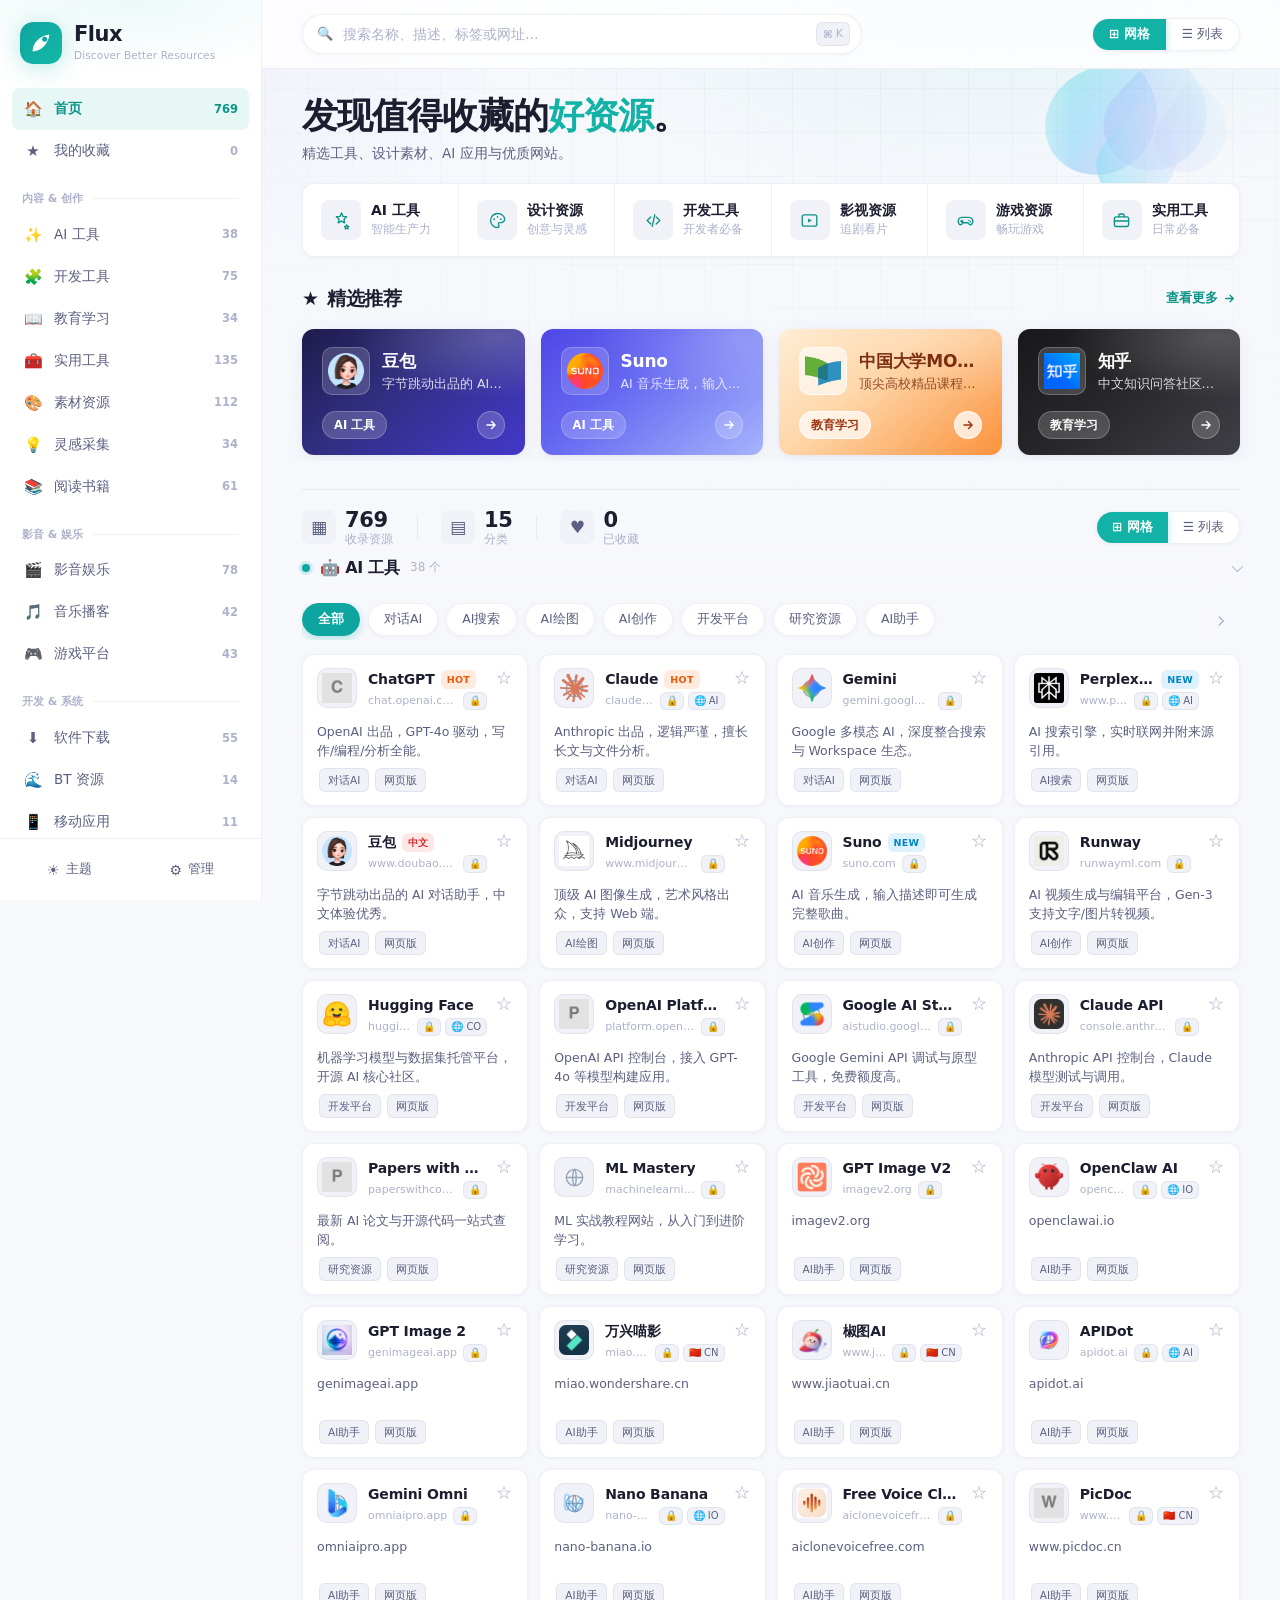
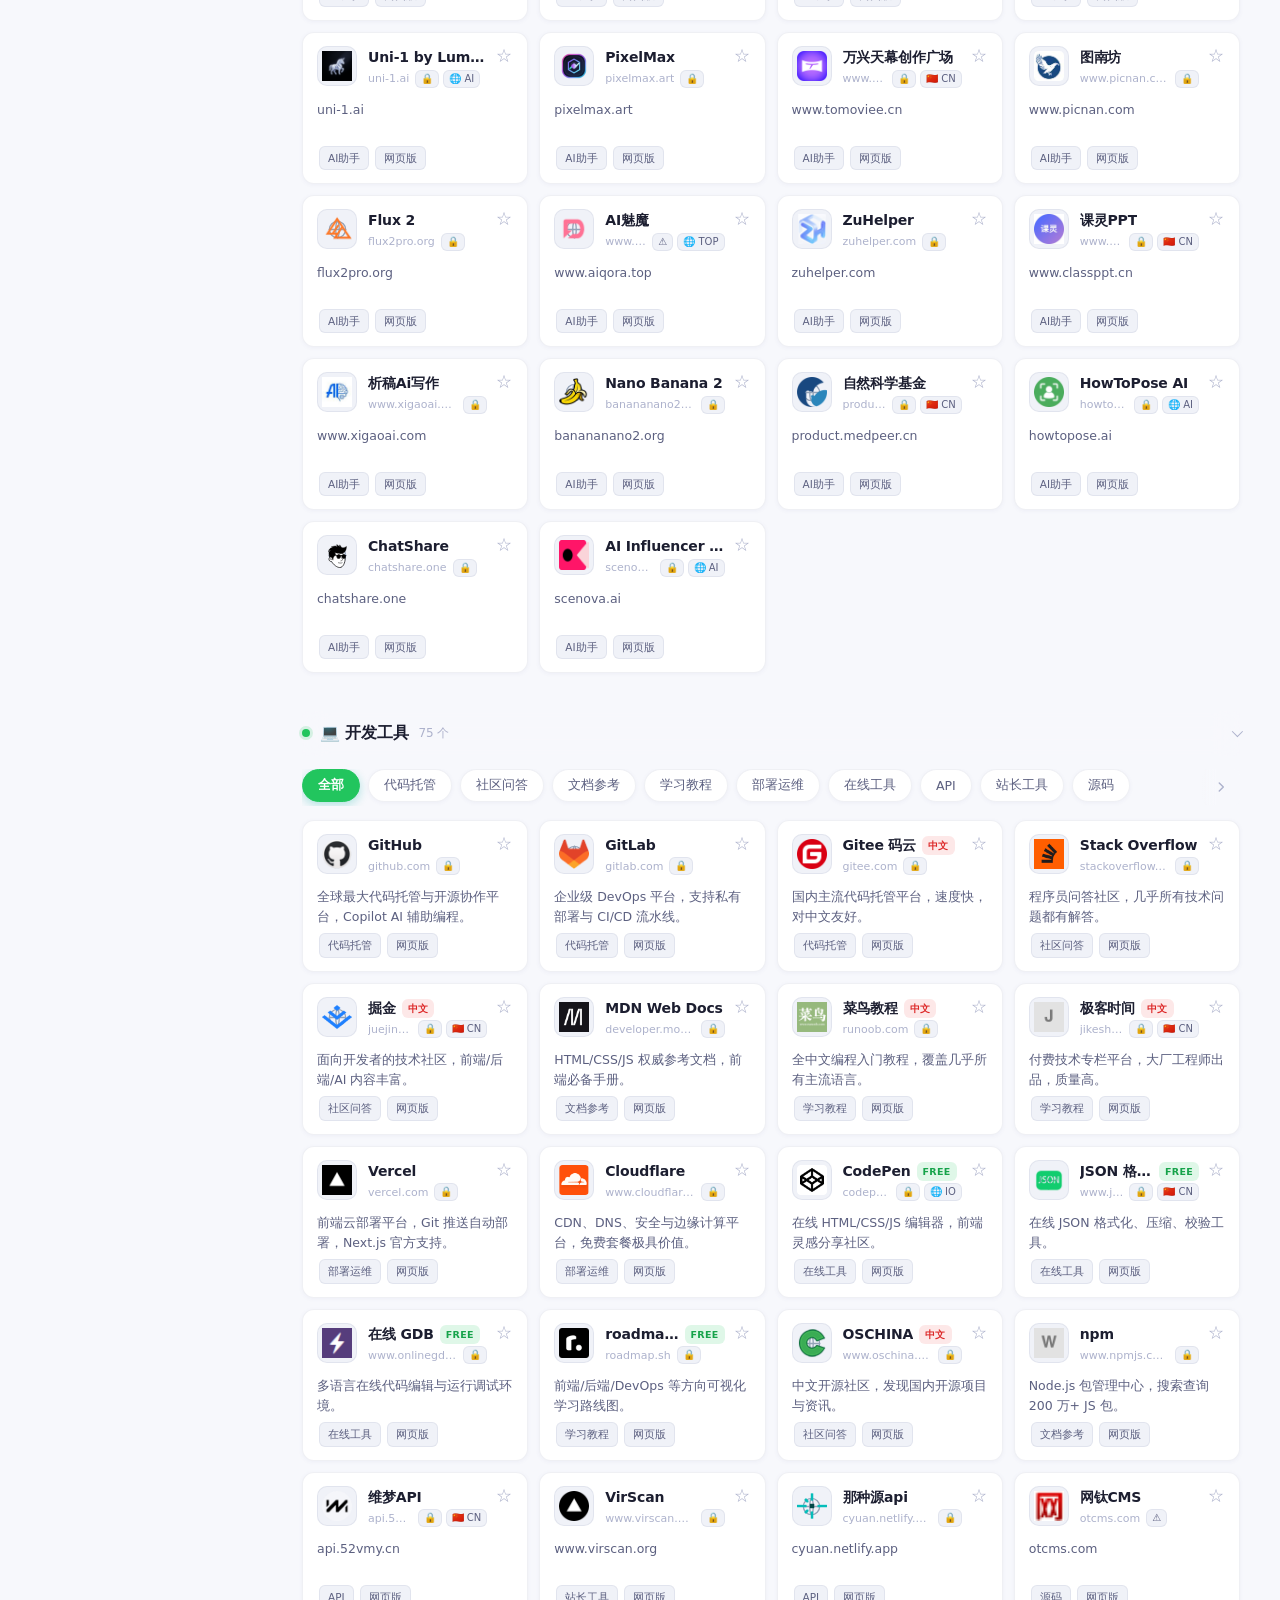
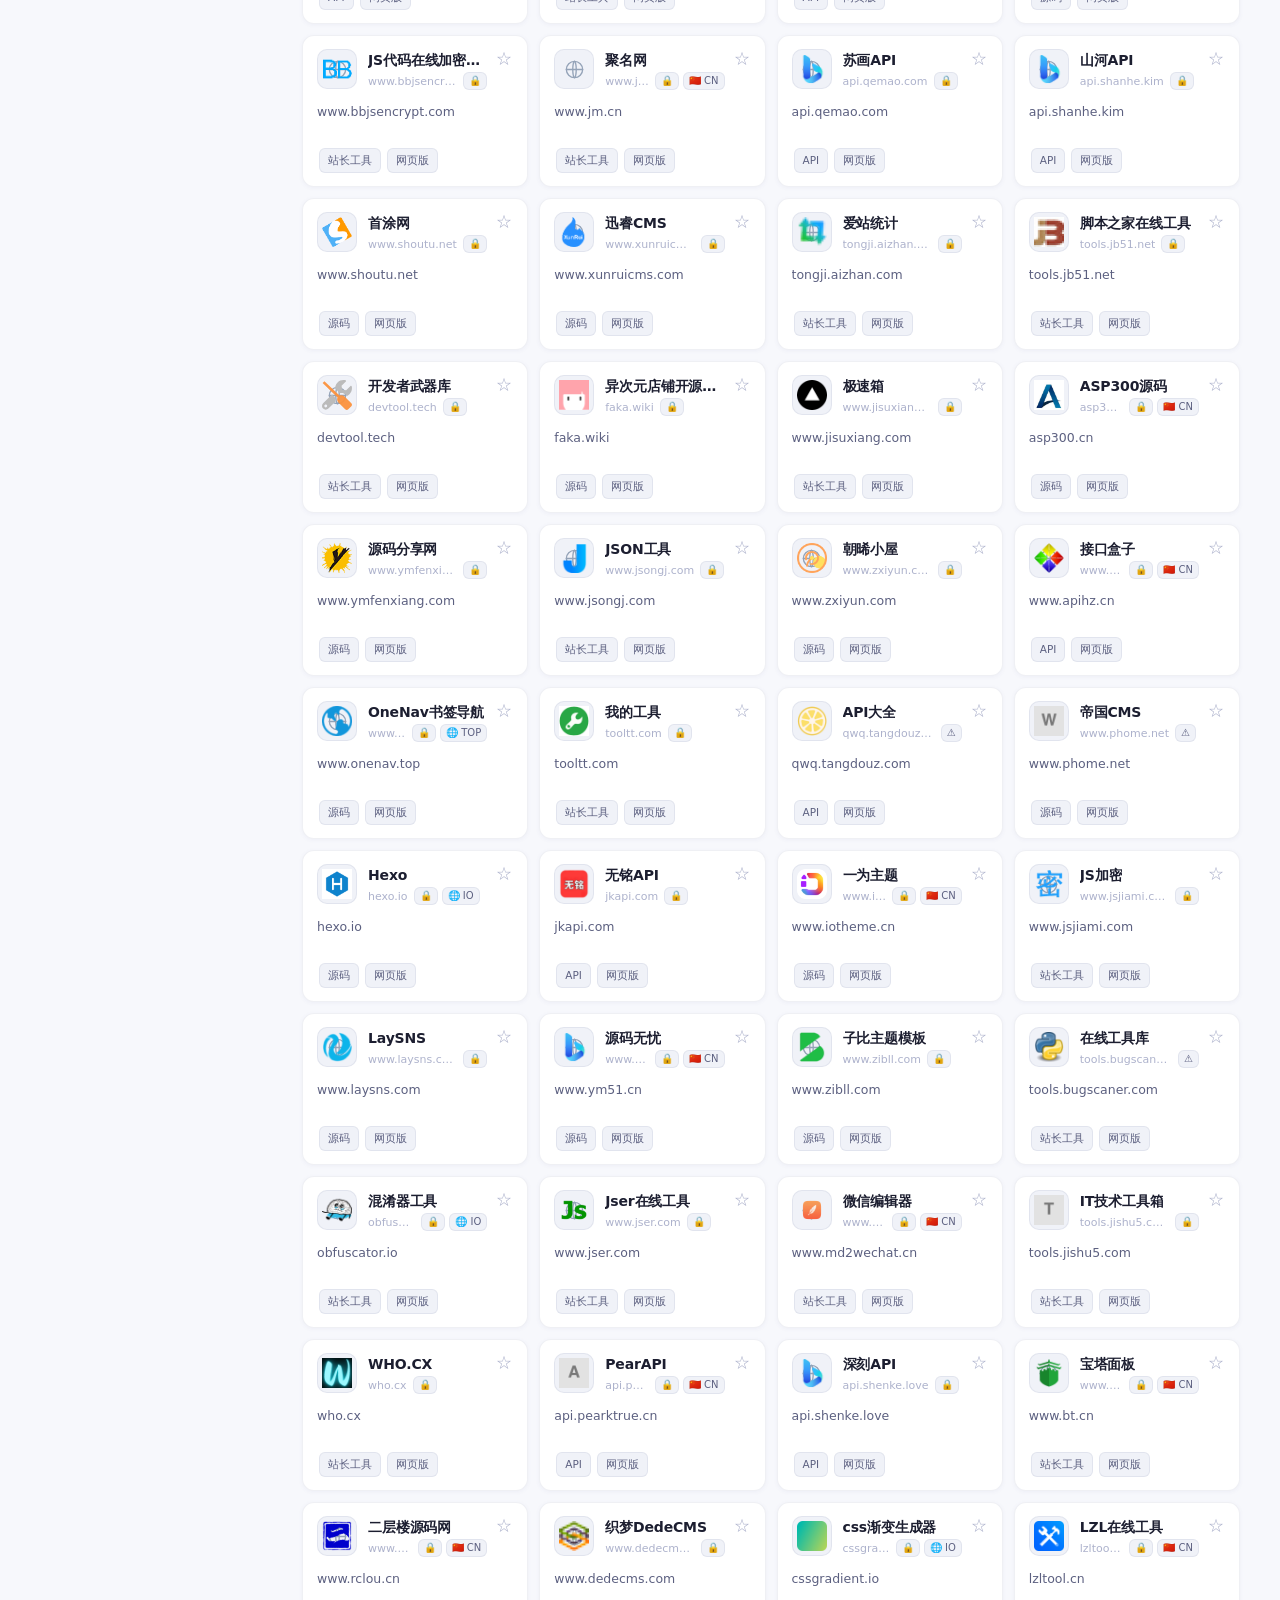
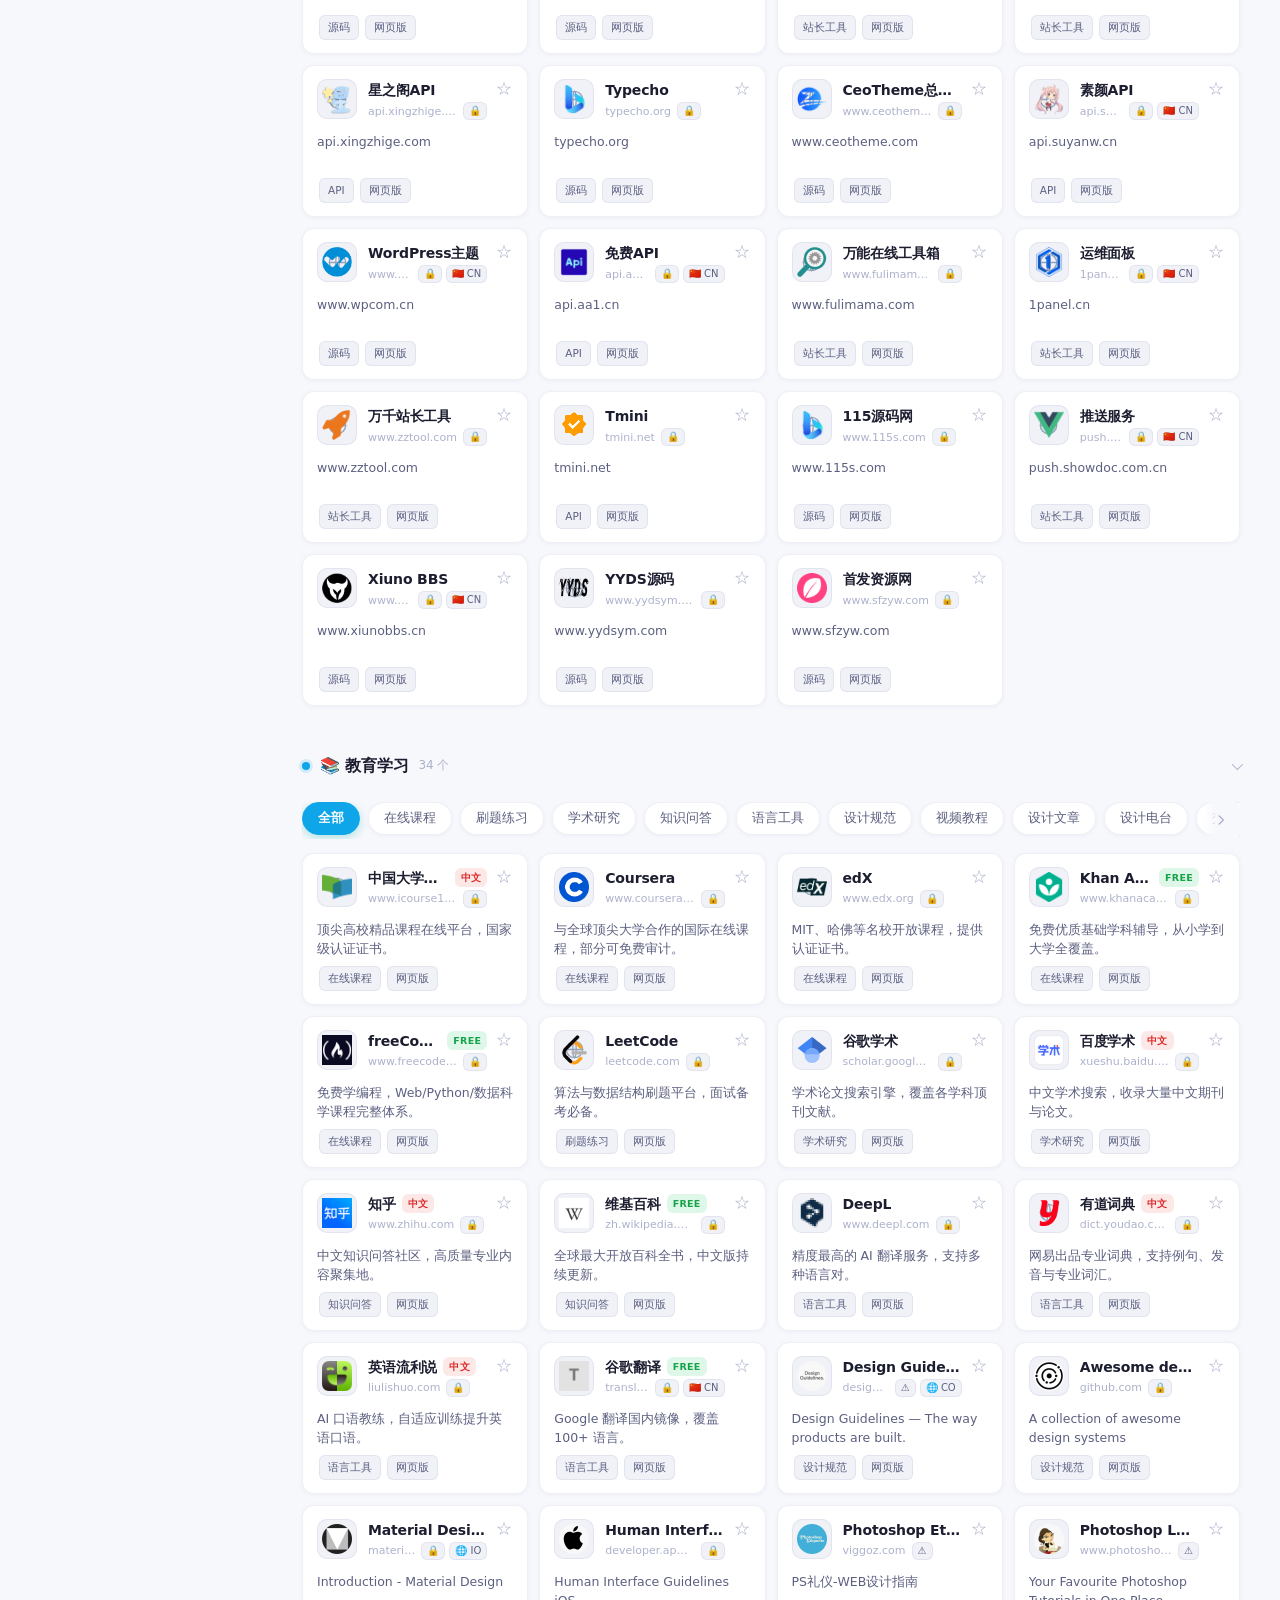
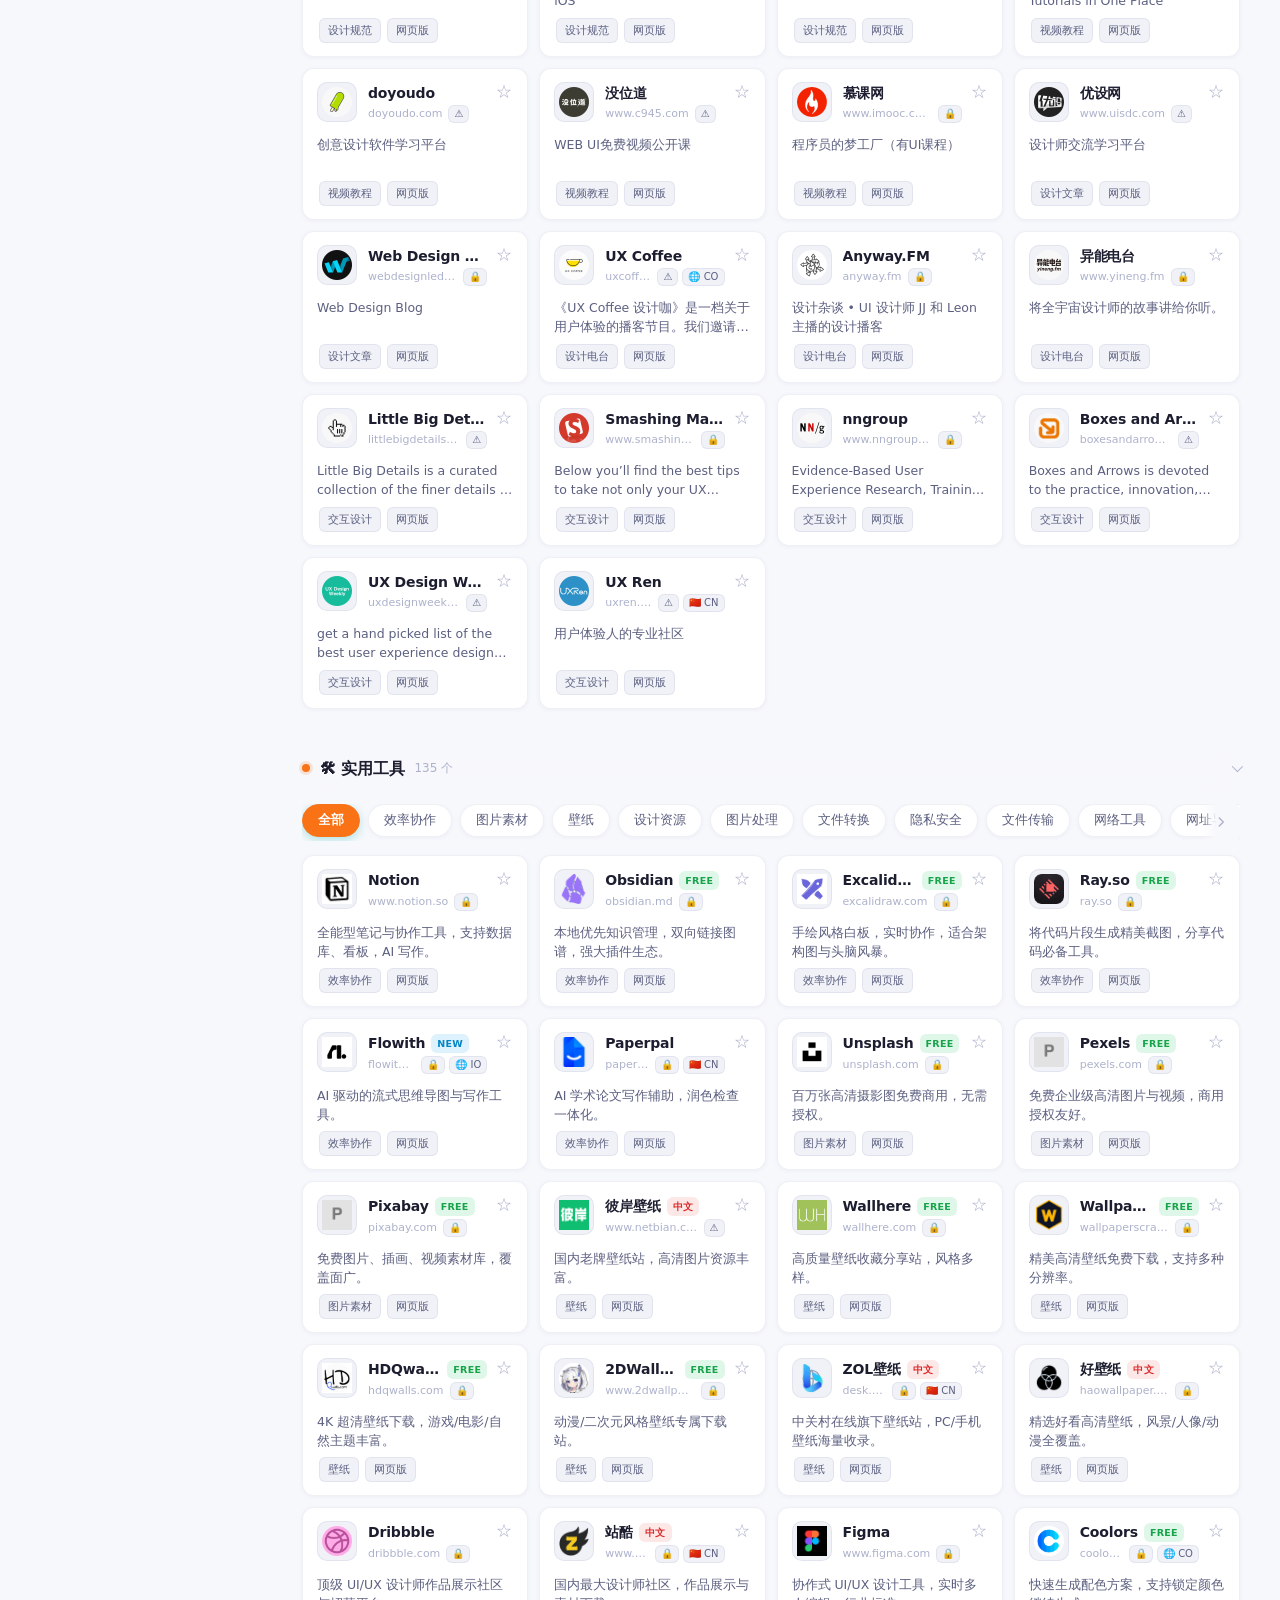
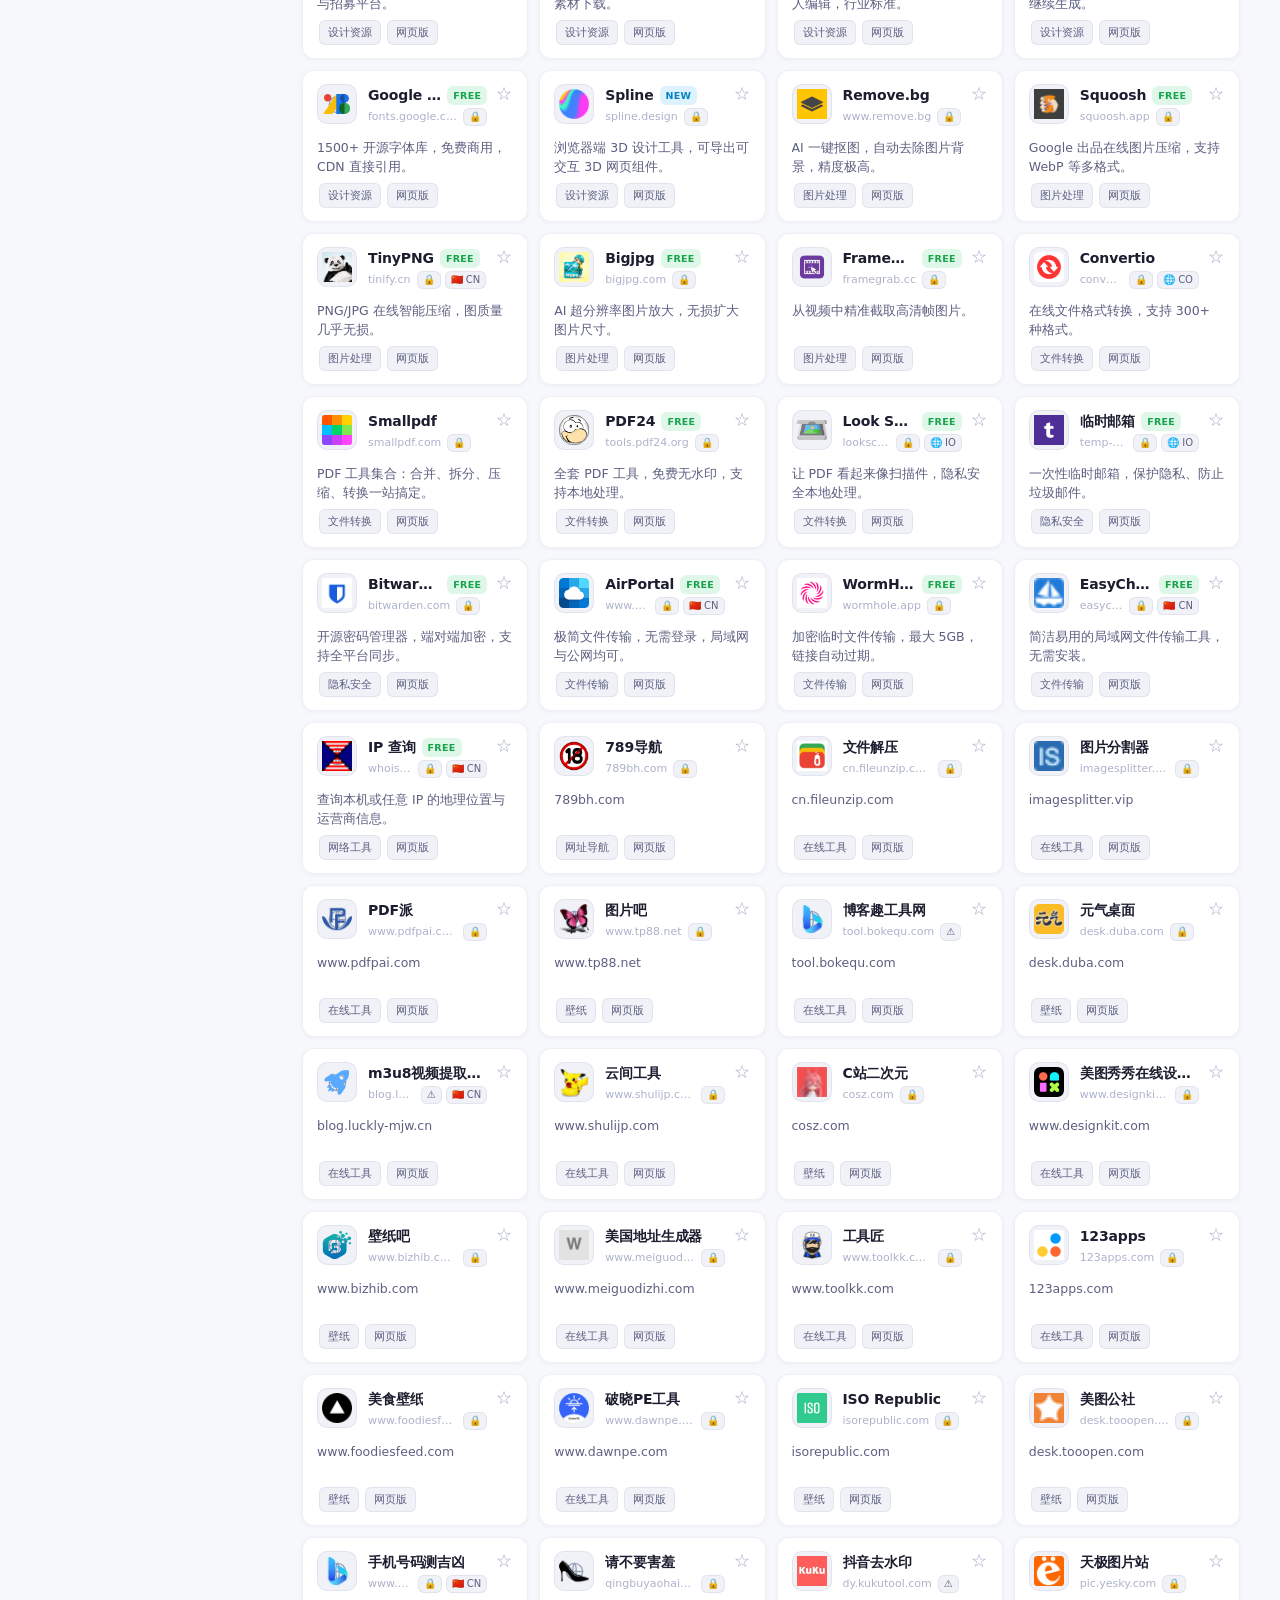
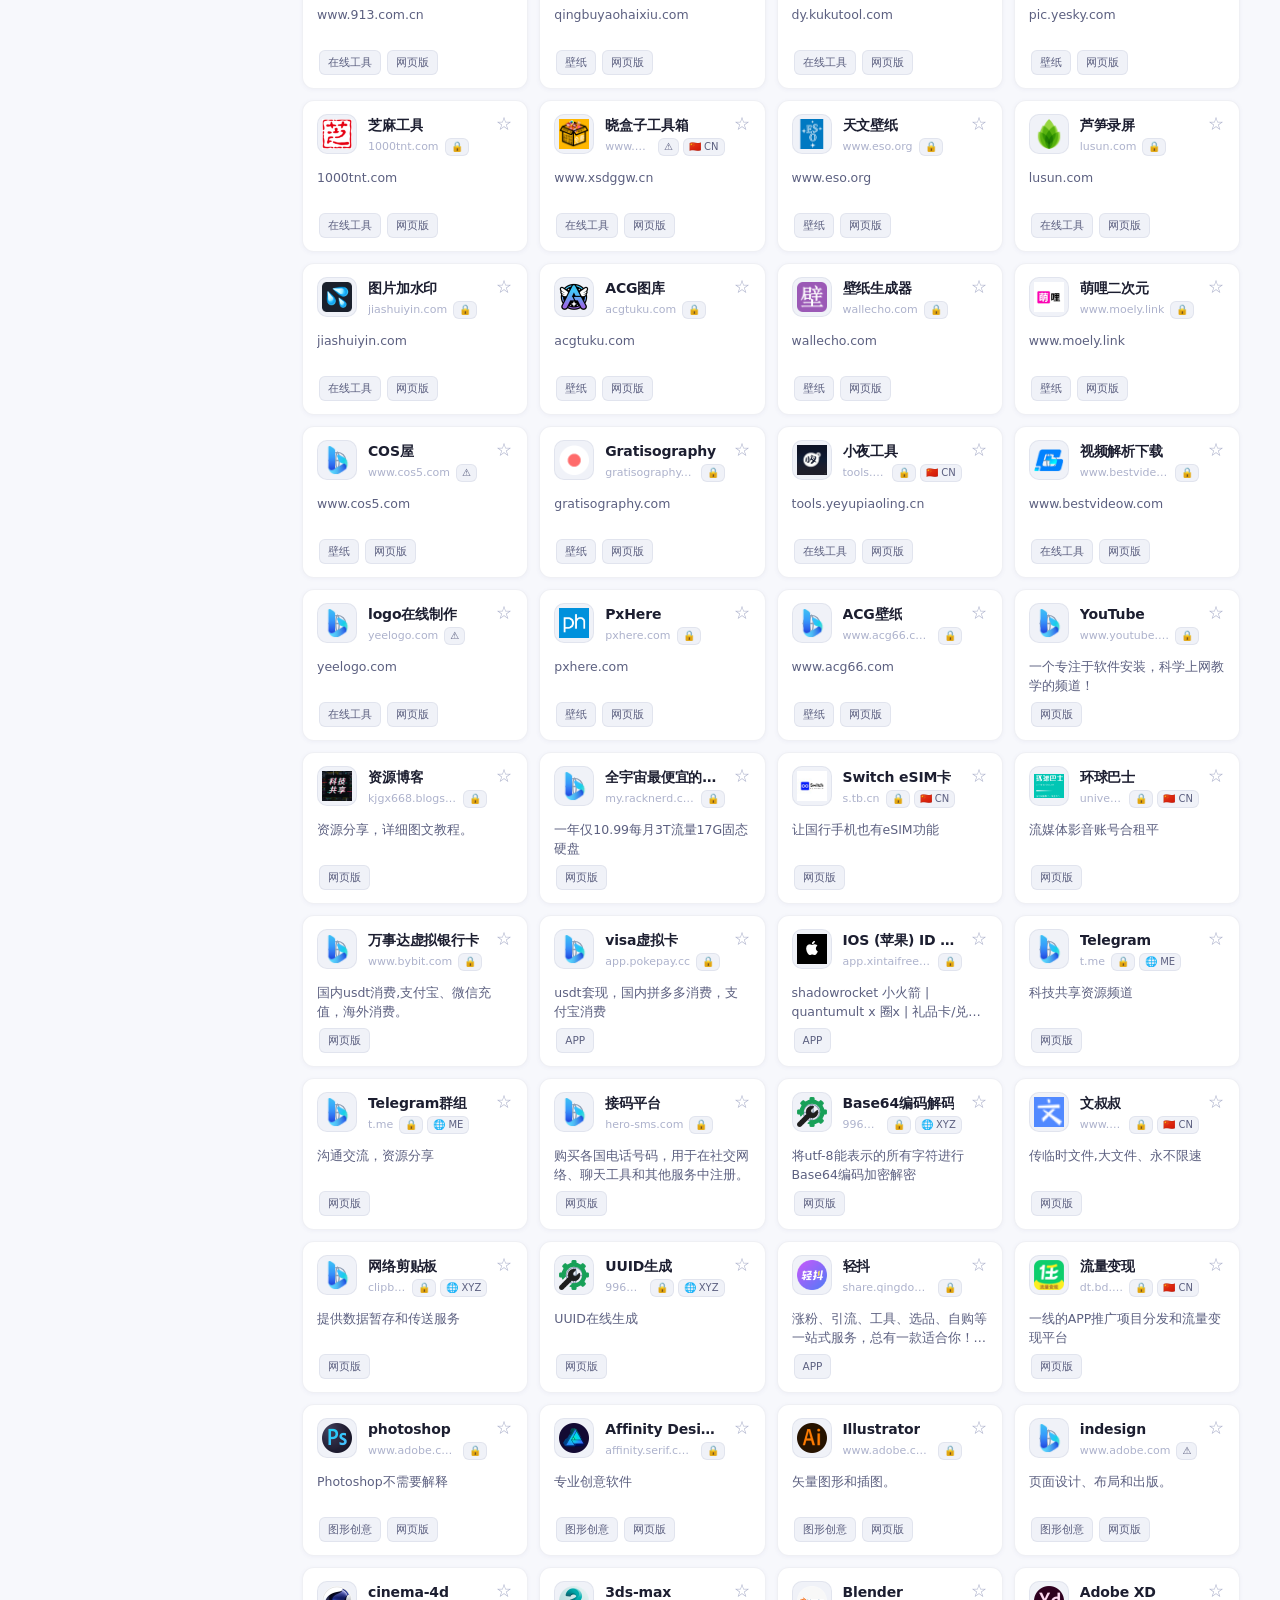
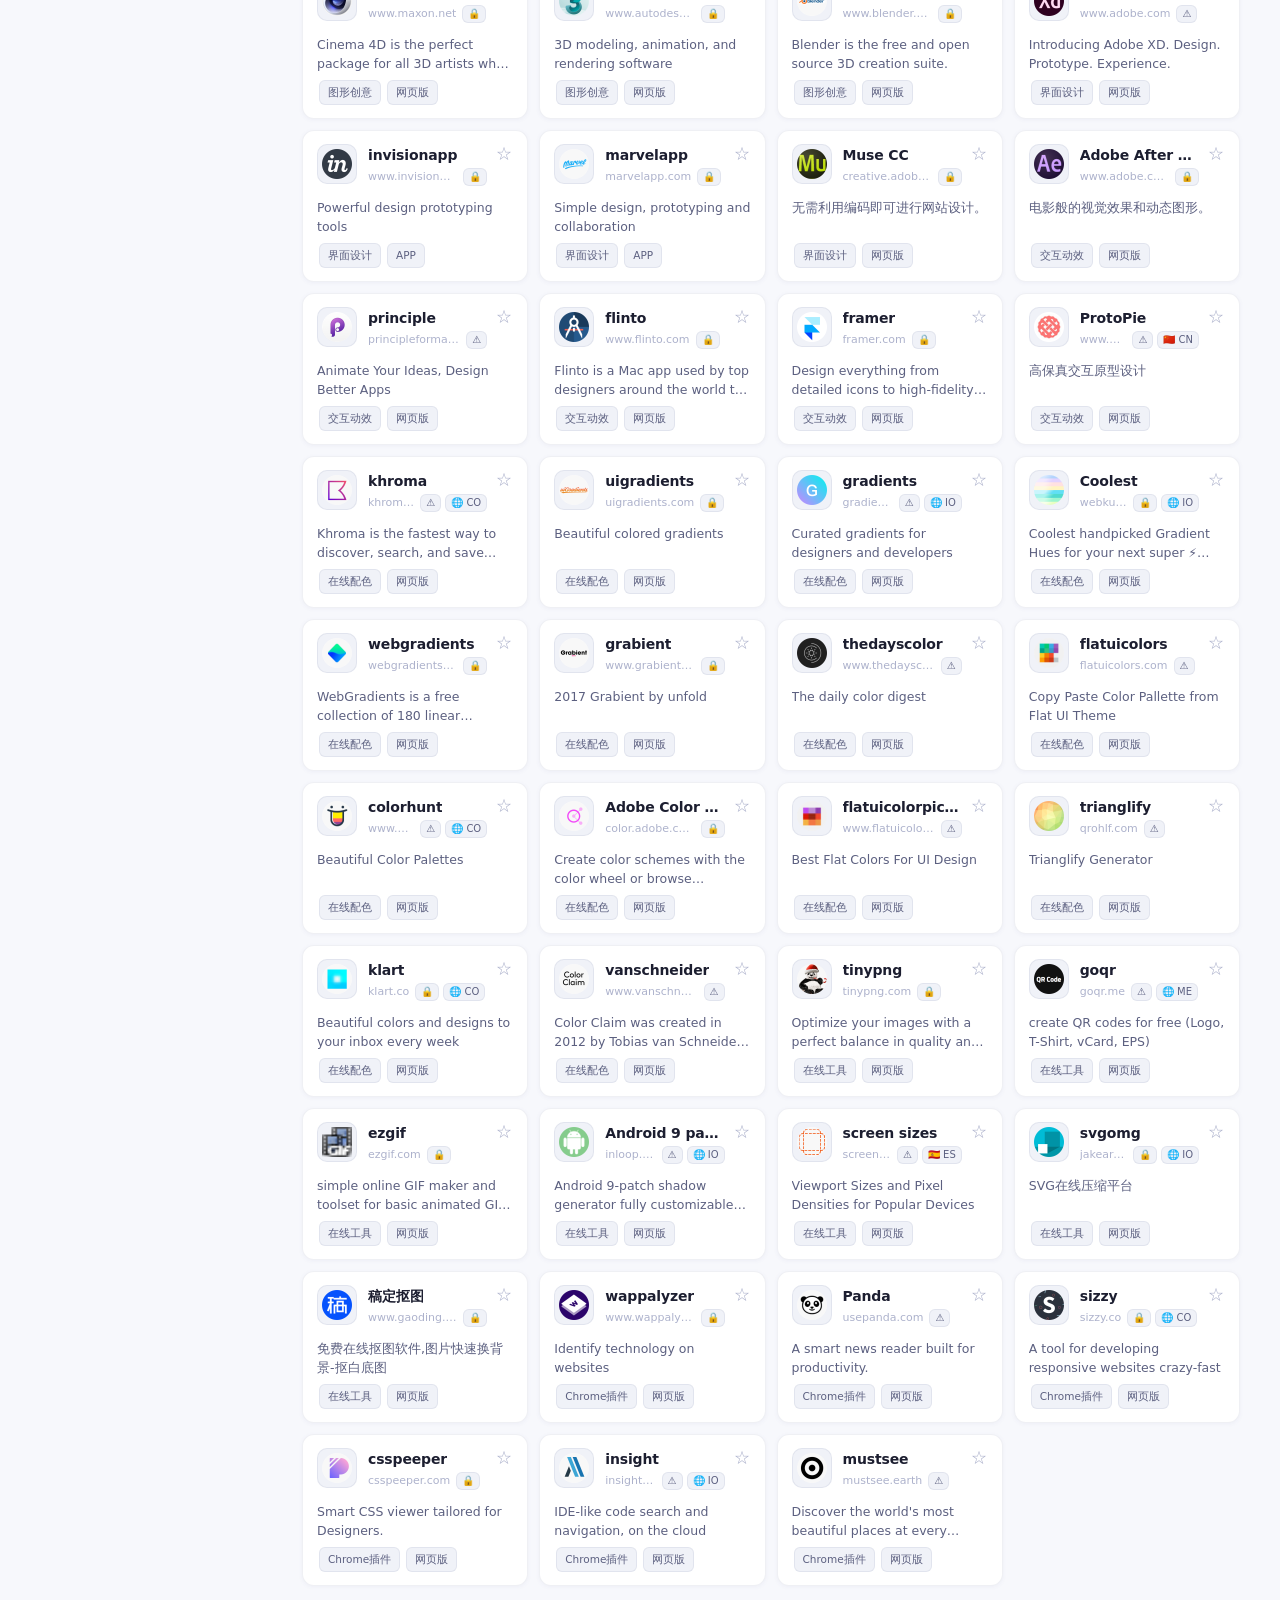
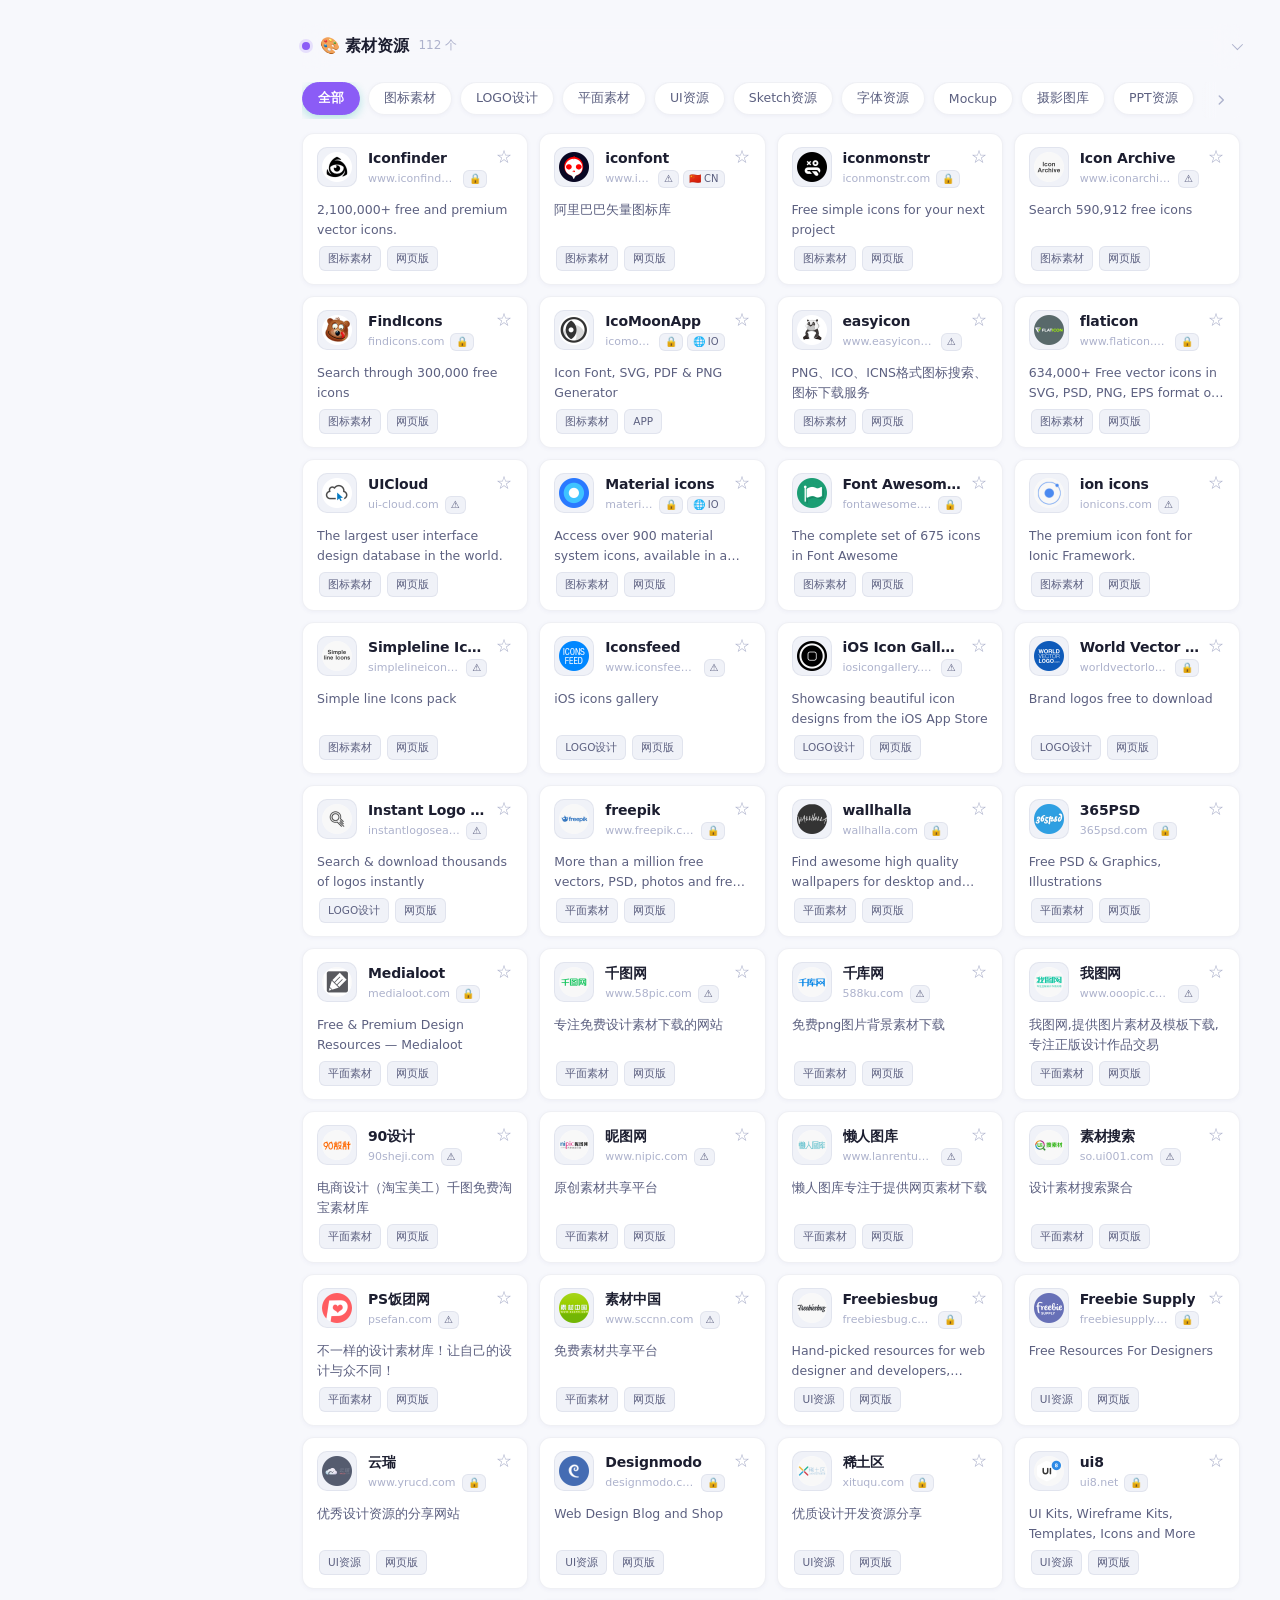
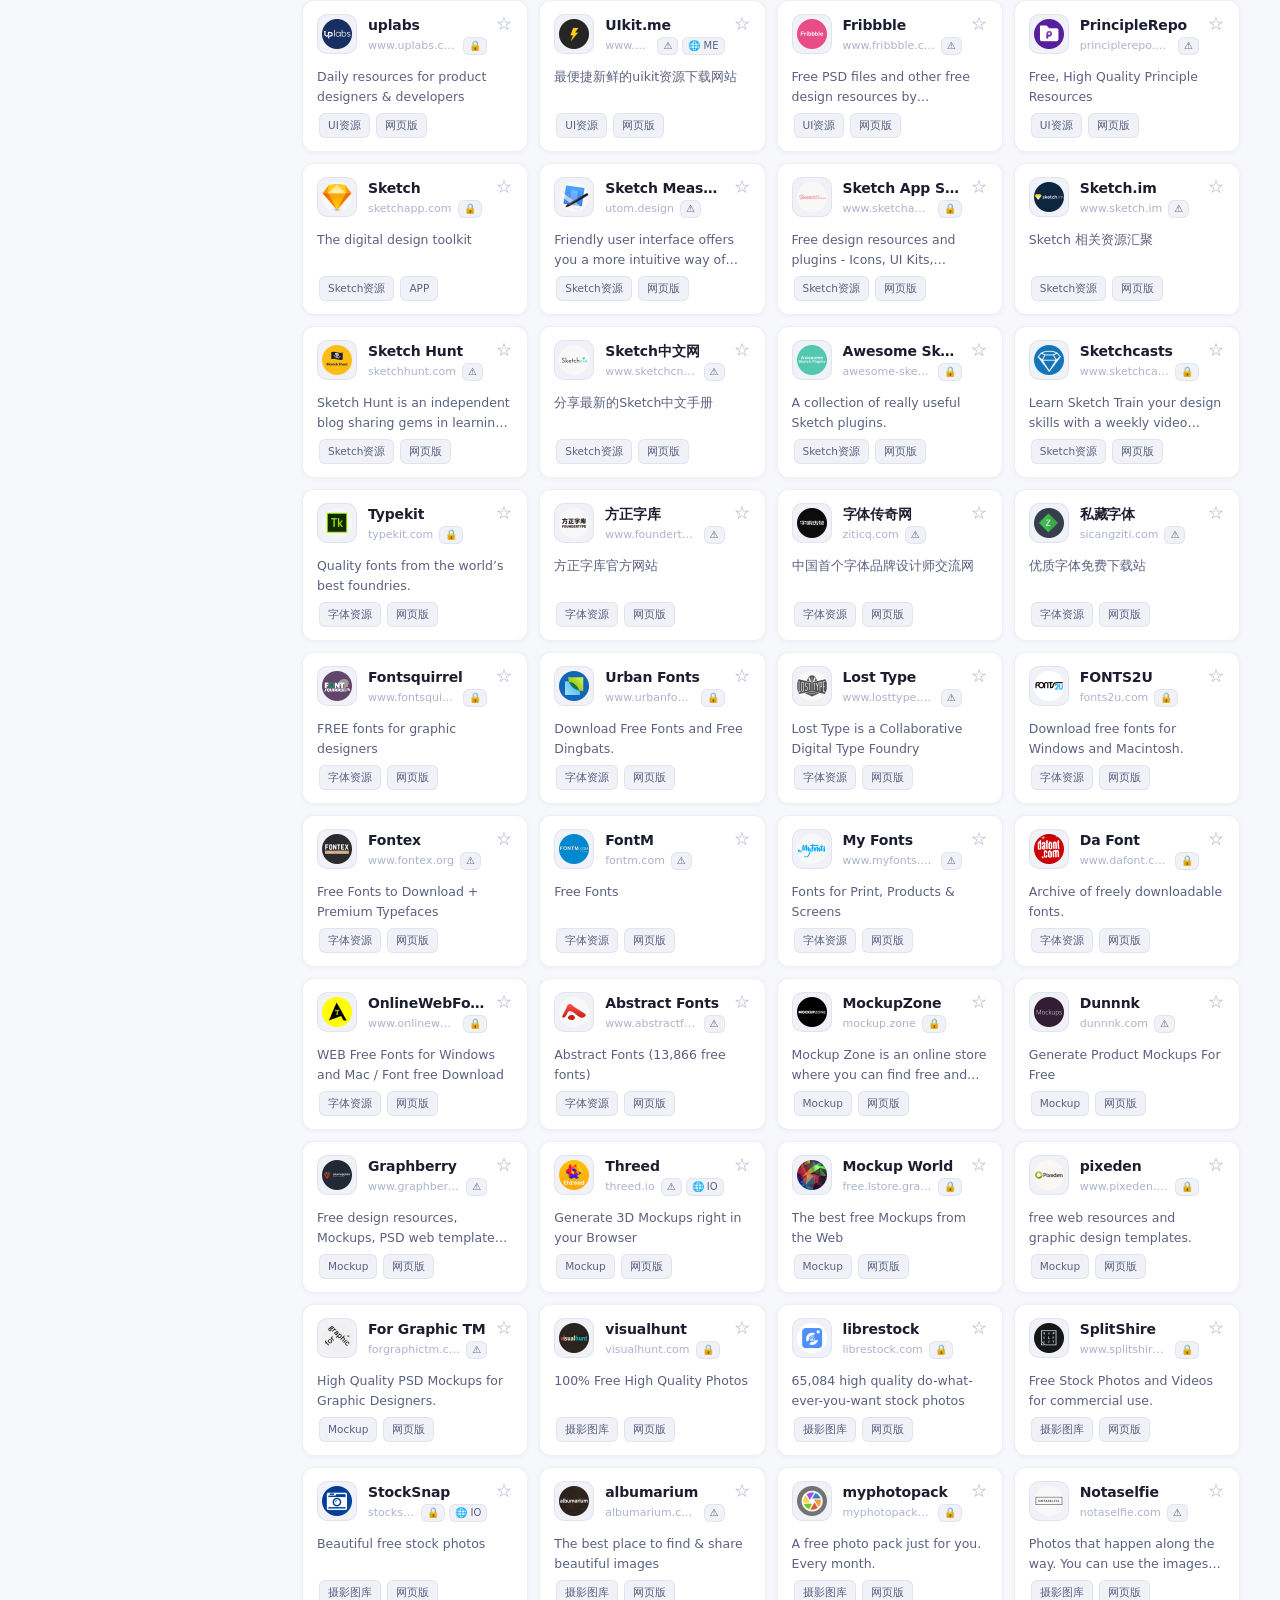
<file: index.html>
<!DOCTYPE html>
<html lang="zh-CN" data-theme="light">
<head>
<meta charset="UTF-8"/>
<meta name="viewport" content="width=device-width,initial-scale=1.0"/>
<title>Flux · 发现值得收藏的好资源</title>
<meta name="description" content="Flux 是一个精选型网站导航站，收录 AI 工具、开发工具、设计素材、影音娱乐、软件下载等 800+ 优质站点，帮助用户快速发现值得收藏的好资源。"/>
<meta name="keywords" content="网站导航,资源导航,AI 工具,设计素材,开发工具,软件下载,影音娱乐"/>
<meta name="author" content="Flux"/>
<meta name="robots" content="index, follow, max-image-preview:large, max-snippet:-1, max-video-preview:-1"/>
<meta property="og:type" content="website"/>
<meta property="og:site_name" content="Flux"/>
<meta property="og:title" content="Flux · 发现值得收藏的好资源"/>
<meta property="og:description" content="精选 AI 工具、开发工具、设计素材、影音娱乐与软件下载，800+ 优质网站一站直达。"/>
<meta name="twitter:card" content="summary_large_image"/>
<meta name="twitter:title" content="Flux · 发现值得收藏的好资源"/>
<meta name="twitter:description" content="精选 AI 工具、开发工具、设计素材、影音娱乐与软件下载，800+ 优质网站一站直达。"/>
<meta name="theme-color" content="#12b3a6"/>
  <link rel="icon" href="data:image/svg+xml,<svg xmlns=%22http://www.w3.org/2000/svg%22 viewBox=%220 0 40 40%22><defs><linearGradient id=%22g%22 x1=%220%25%22 y1=%220%25%22 x2=%22100%25%22 y2=%22100%25%22><stop offset=%220%25%22 stop-color=%22%230ea5a0%22/><stop offset=%22100%25%22 stop-color=%22%2314b8a6%22/></linearGradient></defs><rect width=%2240%22 height=%2240%22 rx=%2211%22 fill=%22url(%23g)%22/><path d=%22M13 27c0-7 6-13 14-14-1 8-7 14-14 14z%22 fill=%22white%22/><circle cx=%2223%22 cy=%2217%22 r=%222.2%22 fill=%22%230ea5a0%22/></svg>">
<!-- 字体：使用系统字体栈（含 PingFang SC / Microsoft YaHei），不依赖外部 Google Fonts，
     避免预览环境 CSP(default-src 'self') 拦截外链样式表；离线可用、国内加载更快。 -->
<!-- 防闪烁：在 CSS 渲染前立即同步主题 -->
<script>
(function(){
  const saved = localStorage.getItem('navhub-theme');
  if (saved) {
    document.documentElement.setAttribute('data-theme', saved);
  } else {
    const prefersDark = window.matchMedia('(prefers-color-scheme: dark)').matches;
    document.documentElement.setAttribute('data-theme', prefersDark ? 'dark' : 'light');
  }
})();
</script>
<link rel="stylesheet" href="style.css">
</head>
<body>

<!-- ══ SIDEBAR ══════════════════════════════════════════ -->
<aside class="sidebar">
  <div class="logo">
    <div class="logo-icon">
      <svg width="40" height="40" viewBox="0 0 40 40" fill="none" xmlns="http://www.w3.org/2000/svg">
        <defs>
          <linearGradient id="logoGrad" x1="0%" y1="0%" x2="100%" y2="100%">
            <stop offset="0%" stop-color="#0ea5a0"/>
            <stop offset="100%" stop-color="#14b8a6"/>
          </linearGradient>
        </defs>
        <rect width="40" height="40" rx="12" fill="url(#logoGrad)"/>
        <path d="M12 28c0-8 7-15 16-16-1 9-8 16-16 16z" fill="#fff"/>
        <circle cx="23.5" cy="16.5" r="2.4" fill="#0ea5a0"/>
      </svg>
    </div>
    <div class="logo-wordmark">
      <div class="logo-title">Flux</div>
      <div class="logo-ver">Discover Better Resources</div>
    </div>
  </div>

  <nav class="nav-wrap">
    <a class="nav-item active" href="#" data-cat="all"   onclick="setNav(event, this)"><span class="nav-icon">🏠</span><span>首页</span><span class="nav-count" id="nc-all">—</span></a>
    <a class="nav-item"        href="#" data-cat="fav"   onclick="setNav(event, this)"><span class="nav-icon">★</span><span>我的收藏</span><span class="nav-count" id="nc-fav">0</span></a>

    <div class="nav-group-label">内容 &amp; 创作</div>
    <a class="nav-item" href="#" data-cat="ai"    onclick="setNav(event, this)"><span class="nav-icon">✨</span><span>AI 工具</span><span class="nav-count" id="nc-ai"></span></a>
    <a class="nav-item" href="#" data-cat="dev"   onclick="setNav(event, this)"><span class="nav-icon">🧩</span><span>开发工具</span><span class="nav-count" id="nc-dev"></span></a>
    <a class="nav-item" href="#" data-cat="edu"   onclick="setNav(event, this)"><span class="nav-icon">📖</span><span>教育学习</span><span class="nav-count" id="nc-edu"></span></a>
    <a class="nav-item" href="#" data-cat="tools" onclick="setNav(event, this)"><span class="nav-icon">🧰</span><span>实用工具</span><span class="nav-count" id="nc-tools"></span></a>
    <a class="nav-item" href="#" data-cat="asset" onclick="setNav(event, this)"><span class="nav-icon">🎨</span><span>素材资源</span><span class="nav-count" id="nc-asset"></span></a>
    <a class="nav-item" href="#" data-cat="idea"  onclick="setNav(event, this)"><span class="nav-icon">💡</span><span>灵感采集</span><span class="nav-count" id="nc-idea"></span></a>
    <a class="nav-item" href="#" data-cat="read"  onclick="setNav(event, this)"><span class="nav-icon">📚</span><span>阅读书籍</span><span class="nav-count" id="nc-read"></span></a>

    <div class="nav-group-label">影音 &amp; 娱乐</div>
    <a class="nav-item" href="#" data-cat="media" onclick="setNav(event, this)"><span class="nav-icon">🎬</span><span>影音娱乐</span><span class="nav-count" id="nc-media"></span></a>
    <a class="nav-item" href="#" data-cat="audio" onclick="setNav(event, this)"><span class="nav-icon">🎵</span><span>音乐播客</span><span class="nav-count" id="nc-audio"></span></a>
    <a class="nav-item" href="#" data-cat="game"  onclick="setNav(event, this)"><span class="nav-icon">🎮</span><span>游戏平台</span><span class="nav-count" id="nc-game"></span></a>

    <div class="nav-group-label">开发 &amp; 系统</div>
    <a class="nav-item" href="#" data-cat="dl"    onclick="setNav(event, this)"><span class="nav-icon">⬇️</span><span>软件下载</span><span class="nav-count" id="nc-dl"></span></a>
    <a class="nav-item" href="#" data-cat="bt"    onclick="setNav(event, this)"><span class="nav-icon">🌊</span><span>BT 资源</span><span class="nav-count" id="nc-bt"></span></a>
    <a class="nav-item" href="#" data-cat="mob"   onclick="setNav(event, this)"><span class="nav-icon">📱</span><span>移动应用</span><span class="nav-count" id="nc-mob"></span></a>
    <a class="nav-item" href="#" data-cat="linux" onclick="setNav(event, this)"><span class="nav-icon">🐧</span><span>Linux/macOS</span><span class="nav-count" id="nc-linux"></span></a>
    <a class="nav-item" href="#" data-cat="intl"  onclick="setNav(event, this)"><span class="nav-icon">🌐</span><span>国际社区</span><span class="nav-count" id="nc-intl"></span></a>
  </nav>

  <div class="sidebar-foot">
    <button class="sfoot-btn" id="themeBtn" onclick="toggleTheme()" title="切换主题">
      <span class="sfoot-icon">🌙</span><span>主题</span>
    </button>
    <button class="sfoot-btn" onclick="toggleEditor()" title="站点管理">
      <span class="sfoot-icon">⚙️</span><span>管理</span>
    </button>
  </div>
</aside>

<!-- ══ MAIN ═════════════════════════════════════════════ -->
<div class="main">

  <!-- topbar -->
  <div class="topbar">
    <div class="search-wrap">
      <span class="search-ico">🔍</span>
      <input class="search-input" id="searchInput" type="text"
             placeholder="搜索名称、描述、标签或网址…" aria-label="搜索站点"
             oninput="onSearchInput(this.value)">
      <button class="search-clear" id="searchClear" type="button" aria-label="清除搜索" onclick="clearSearch()">✕</button>
      <span class="kbd-hint" aria-hidden="true"><b>⌘</b> K</span>
    </div>
    <div class="topbar-right">
      <div class="view-toggle">
        <button class="view-btn active" id="vgrid" onclick="setView('grid')" title="网格视图">⊞ 网格</button>
        <button class="view-btn"        id="vlist" onclick="setView('list')" title="列表视图">☰ 列表</button>
      </div>
    </div>
  </div>

  <button class="back-to-top" id="backToTop" onclick="scrollToTop()" title="返回顶部">↑</button>

  <!-- hero -->
  <div class="hero">
    <div class="hero-head">
      <h1 class="hero-title">发现值得收藏的<span class="hl">好资源</span>。</h1>
      <p class="hero-sub">精选工具、设计素材、AI 应用与优质网站。</p>
    </div>

    <div class="hero-ribbon" aria-hidden="true">
      <svg viewBox="0 0 560 340" preserveAspectRatio="xMidYMid slice">
        <defs>
          <linearGradient id="rbA" x1="0%" y1="0%" x2="100%" y2="100%">
            <stop offset="0%" stop-color="#5eead4" stop-opacity=".62"/>
            <stop offset="50%" stop-color="#38bdf8" stop-opacity=".48"/>
            <stop offset="100%" stop-color="#6366f1" stop-opacity=".36"/>
          </linearGradient>
          <linearGradient id="rbB" x1="100%" y1="0%" x2="10%" y2="100%">
            <stop offset="0%" stop-color="#a5f3fc" stop-opacity=".72"/>
            <stop offset="45%" stop-color="#60a5fa" stop-opacity=".50"/>
            <stop offset="100%" stop-color="#818cf8" stop-opacity=".34"/>
          </linearGradient>
          <linearGradient id="rbC" x1="0%" y1="100%" x2="100%" y2="0%">
            <stop offset="0%" stop-color="#22d3ee" stop-opacity=".55"/>
            <stop offset="100%" stop-color="#c4b5fd" stop-opacity=".42"/>
          </linearGradient>
          <linearGradient id="rbFade" x1="0%" y1="0%" x2="100%" y2="0%">
            <stop offset="0%" stop-color="#fff" stop-opacity="0"/>
            <stop offset="30%" stop-color="#fff" stop-opacity="1"/>
            <stop offset="100%" stop-color="#fff" stop-opacity="0"/>
          </linearGradient>
          <mask id="rbMask"><rect width="560" height="340" fill="url(#rbFade)"/></mask>
        </defs>
        <g mask="url(#rbMask)">
          <!-- 飘带 1：宽幅 S 曲线 -->
          <path d="M228 -30c90 60 118 128 84 196-34 68-128 84-176 34-48-50-26-134 44-168 42-20 68-38 48-62z" fill="url(#rbA)"/>
          <!-- 飘带 2：穿插的窄带 -->
          <path d="M330 -20c74 44 104 104 88 164-16 60-86 92-140 70-54-22-74-92-34-134 40-42 66-72 86-100z" fill="url(#rbB)"/>
          <!-- 飘带 3：内侧高光带 -->
          <path d="M300 92c56 30 78 84 60 130-18 46-70 70-110 52-40-18-54-70-26-104 28-34 46-58 76-78z" fill="url(#rbC)"/>
          <!-- 细长飘带 -->
          <path d="M392 44c52 26 78 72 66 118-12 46-60 74-98 58-38-16-50-64-26-94 24-30 36-58 58-82z" fill="url(#rbB)" opacity=".55"/>
        </g>
      </svg>
    </div>

    <div class="hero-strip" id="heroStrip"></div>

    <section class="featured" id="featured"></section>
  </div>

  <div class="content">
    <div class="stats-row">
      <div class="stat">
        <span class="stat-ico">▦</span>
        <span><span class="stat-n" id="totalNum">—</span><span class="stat-l">收录资源</span></span>
      </div>
      <div class="stat">
        <span class="stat-ico">▤</span>
        <span><span class="stat-n" id="catCountFoot">—</span><span class="stat-l">分类</span></span>
      </div>
      <div class="stat">
        <span class="stat-ico">♥</span>
        <span><span class="stat-n" id="favCountFoot">0</span><span class="stat-l">已收藏</span></span>
      </div>
      <div class="stats-view">
        <button class="view-btn active" id="sgrid" onclick="setView('grid')" title="网格视图">⊞ 网格</button>
        <button class="view-btn"        id="slist" onclick="setView('list')" title="列表视图">☰ 列表</button>
      </div>
    </div>
    <div id="content"></div>
    <footer class="site-footer">
      <div class="footer-inner">
        <div class="footer-brand">
          <span class="footer-logo">🧭</span>
          <span class="footer-name">Flux</span>
          <span class="footer-tagline">发现值得收藏的好资源</span>
        </div>
        <p class="footer-desc">Flux 收录人工智能、开发工具、设计素材、教育学习、影音娱乐等领域的优质站点。所有外部链接均指向第三方网站，本站不提供任何文件存储或下载服务，内容版权归属原网站所有。</p>
        <p class="footer-meta">
          <span>·</span> 站点数据来源于公开网络整理，仅作学习与参考用途。
          <span>·</span> 如需移除收录请联系站长。
        </p>
      </div>
    </footer>
  </div>
</div>

<!-- ══ EDITOR MODAL ══════════════════════════════════════ -->
<div class="editor-modal" id="editorModal" role="dialog" aria-modal="true" aria-labelledby="editorTitle">
  <div class="editor-box">
    <div class="editor-header">
      <span class="editor-title" id="editorTitle">⚙️ 站点管理</span>
      <button class="editor-close" onclick="closeEditor()" aria-label="关闭">✕</button>
    </div>
    <div class="editor-body">
      <div class="editor-row"><label class="editor-label">网站名称</label><input class="editor-input" id="editName" placeholder="输入名称"></div>
      <div class="editor-row"><label class="editor-label">网址 URL</label><input class="editor-input" id="editUrl"  placeholder="https://"></div>
      <div class="editor-row"><label class="editor-label">分类</label><select class="editor-select" id="editCat"></select></div>
      <div class="editor-row"><label class="editor-label">描述</label><input class="editor-input" id="editDesc" placeholder="简要描述"></div>
      <div class="editor-row"><label class="editor-label">标签（逗号分隔）</label><input class="editor-input" id="editTags" placeholder="标签1,标签2"></div>
      <div class="editor-row">
        <label class="editor-label">徽章</label>
        <select class="editor-select" id="editBadge">
          <option value="">无</option>
          <option value="hot">HOT</option>
          <option value="new">NEW</option>
          <option value="free">FREE</option>
          <option value="cn">中文</option>
          <option value="open">开源</option>
        </select>
      </div>
      <div class="editor-actions">
        <button class="editor-btn secondary" onclick="addSite()">➕ 添加</button>
        <button class="editor-btn primary"   onclick="saveSite()">💾 保存</button>
        <button class="editor-btn danger"    onclick="deleteSite()">🗑 删除</button>
      </div>
      <div class="import-export">
        <div class="editor-label" style="margin-bottom:8px">📦 数据管理</div>
        <div class="ie-btns">
          <button class="ie-btn" onclick="exportData()">⬇️ 导出 JSON</button>
          <button class="ie-btn" onclick="document.getElementById('importFile').click()">⬆️ 导入 JSON</button>
          <input type="file" id="importFile" accept=".json" style="display:none" onchange="importData(this)">
        </div>
      </div>
    </div>
  </div>
</div>

<script src="data.js"></script>
<script src="config.js"></script>
<script src="main.js"></script>
<script type="application/ld+json">
{
  "@context": "https://schema.org",
  "@type": "WebSite",
  "name": "Flux",
  "url": "https://flux-flaxen.vercel.app/",
  "description": "精选型网站导航站，收录 AI 工具、开发工具、设计素材、影音娱乐与软件下载等 800+ 优质站点。",
  "inLanguage": "zh-CN"
}
</script>
<div class="toast-wrap" id="toastWrap" aria-live="polite" aria-atomic="true"></div>
</body>
</html>
</file>
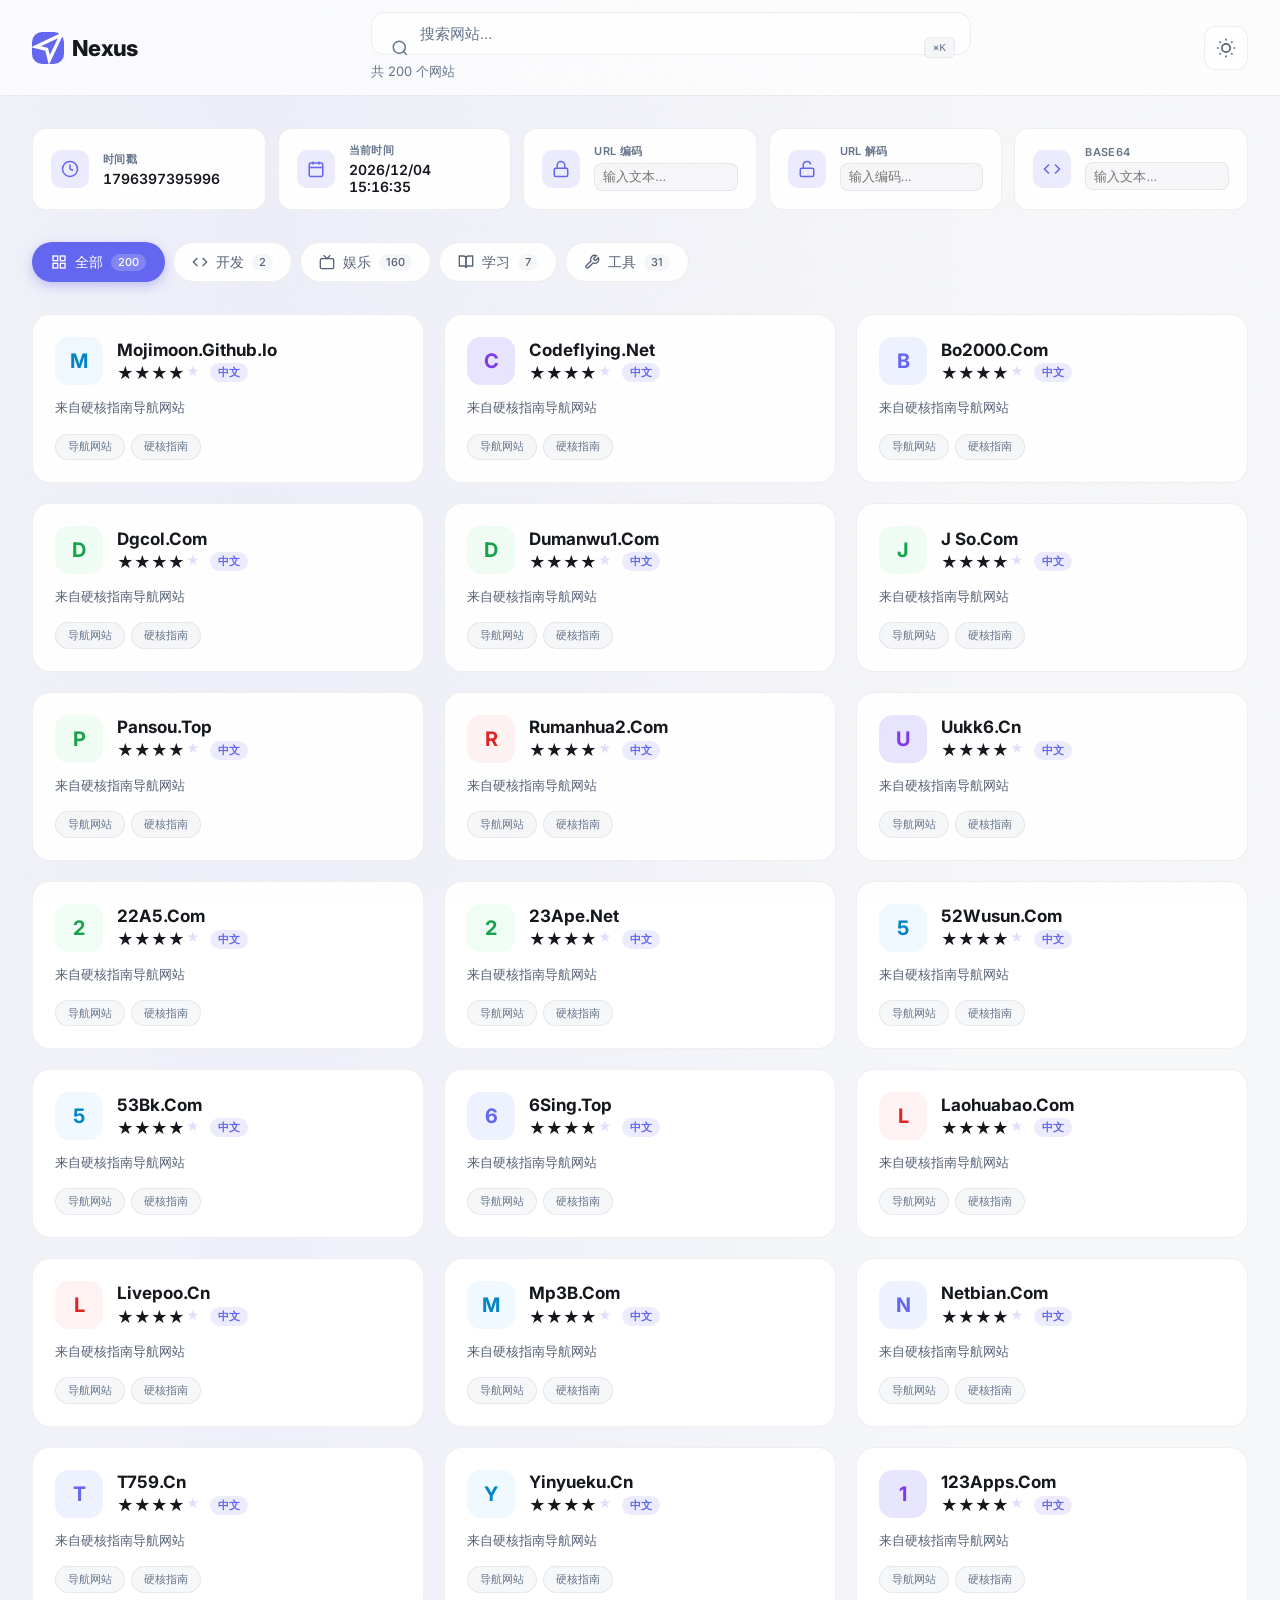
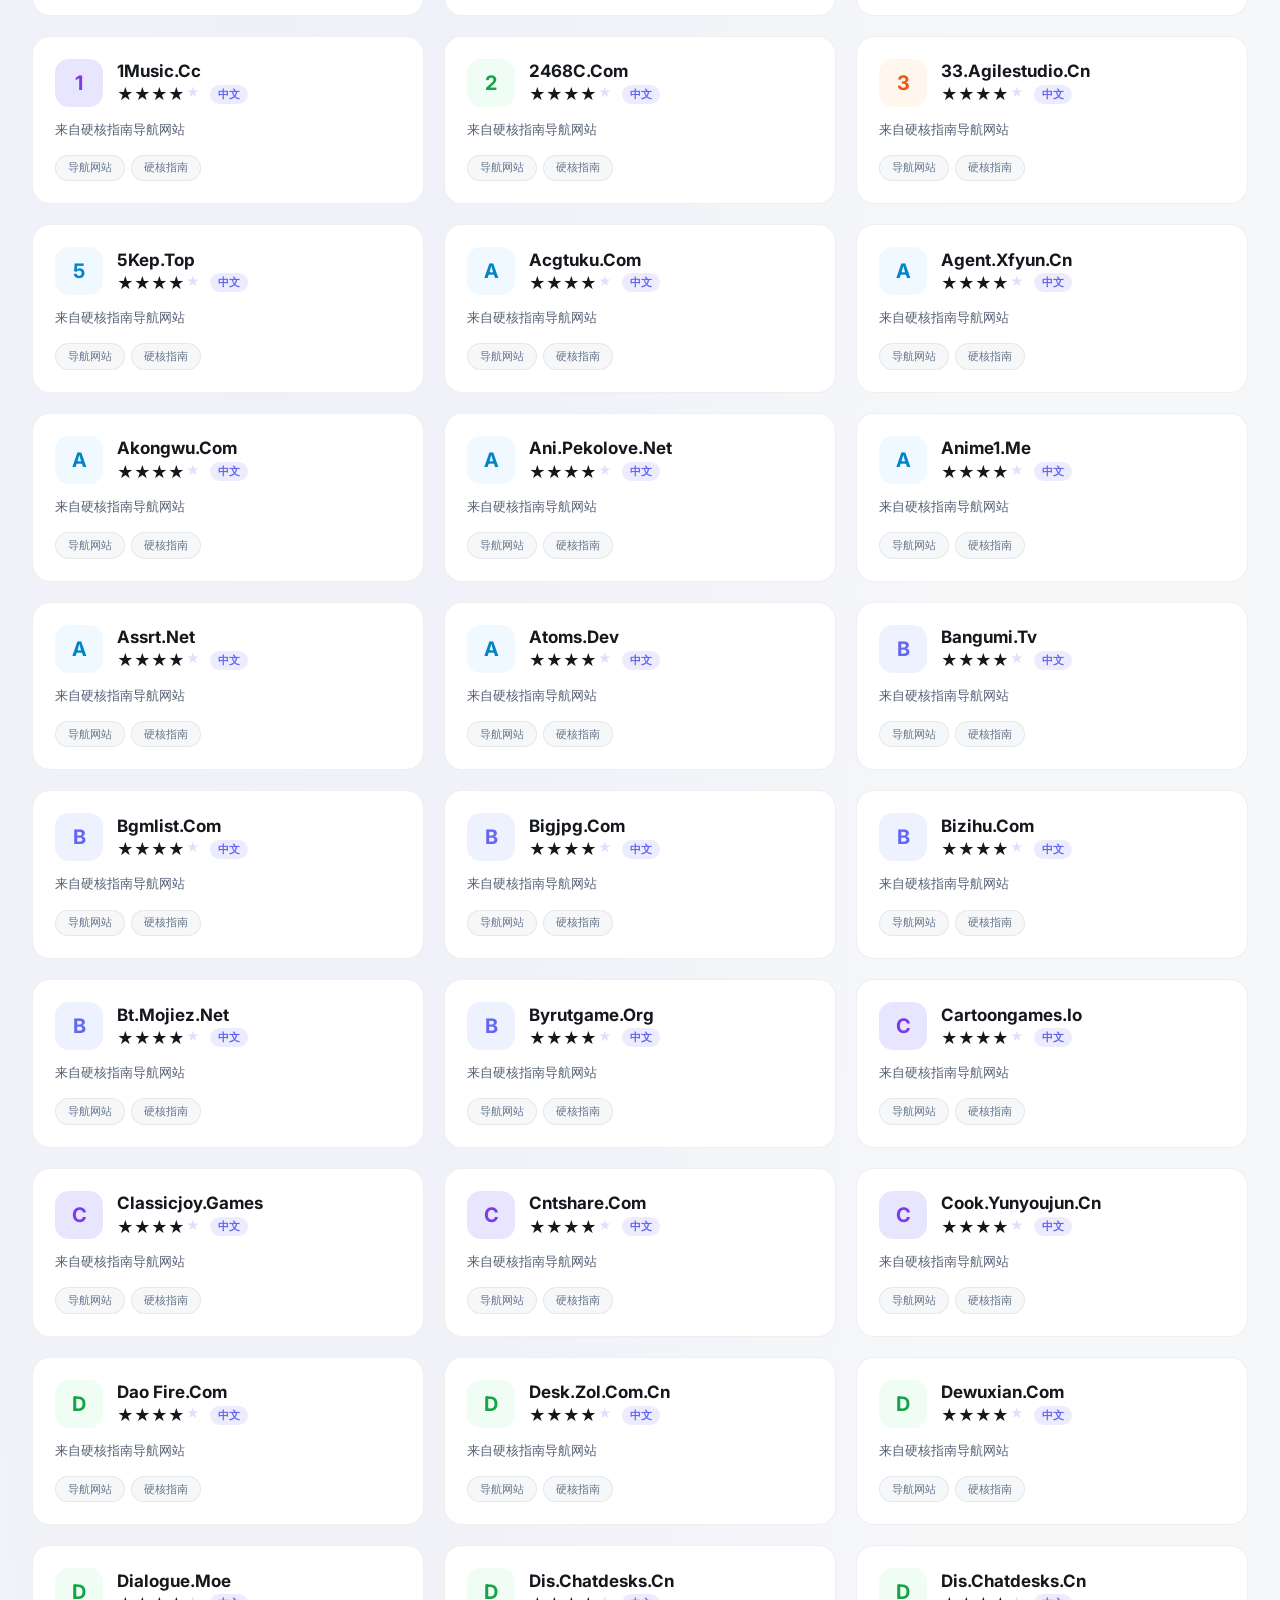
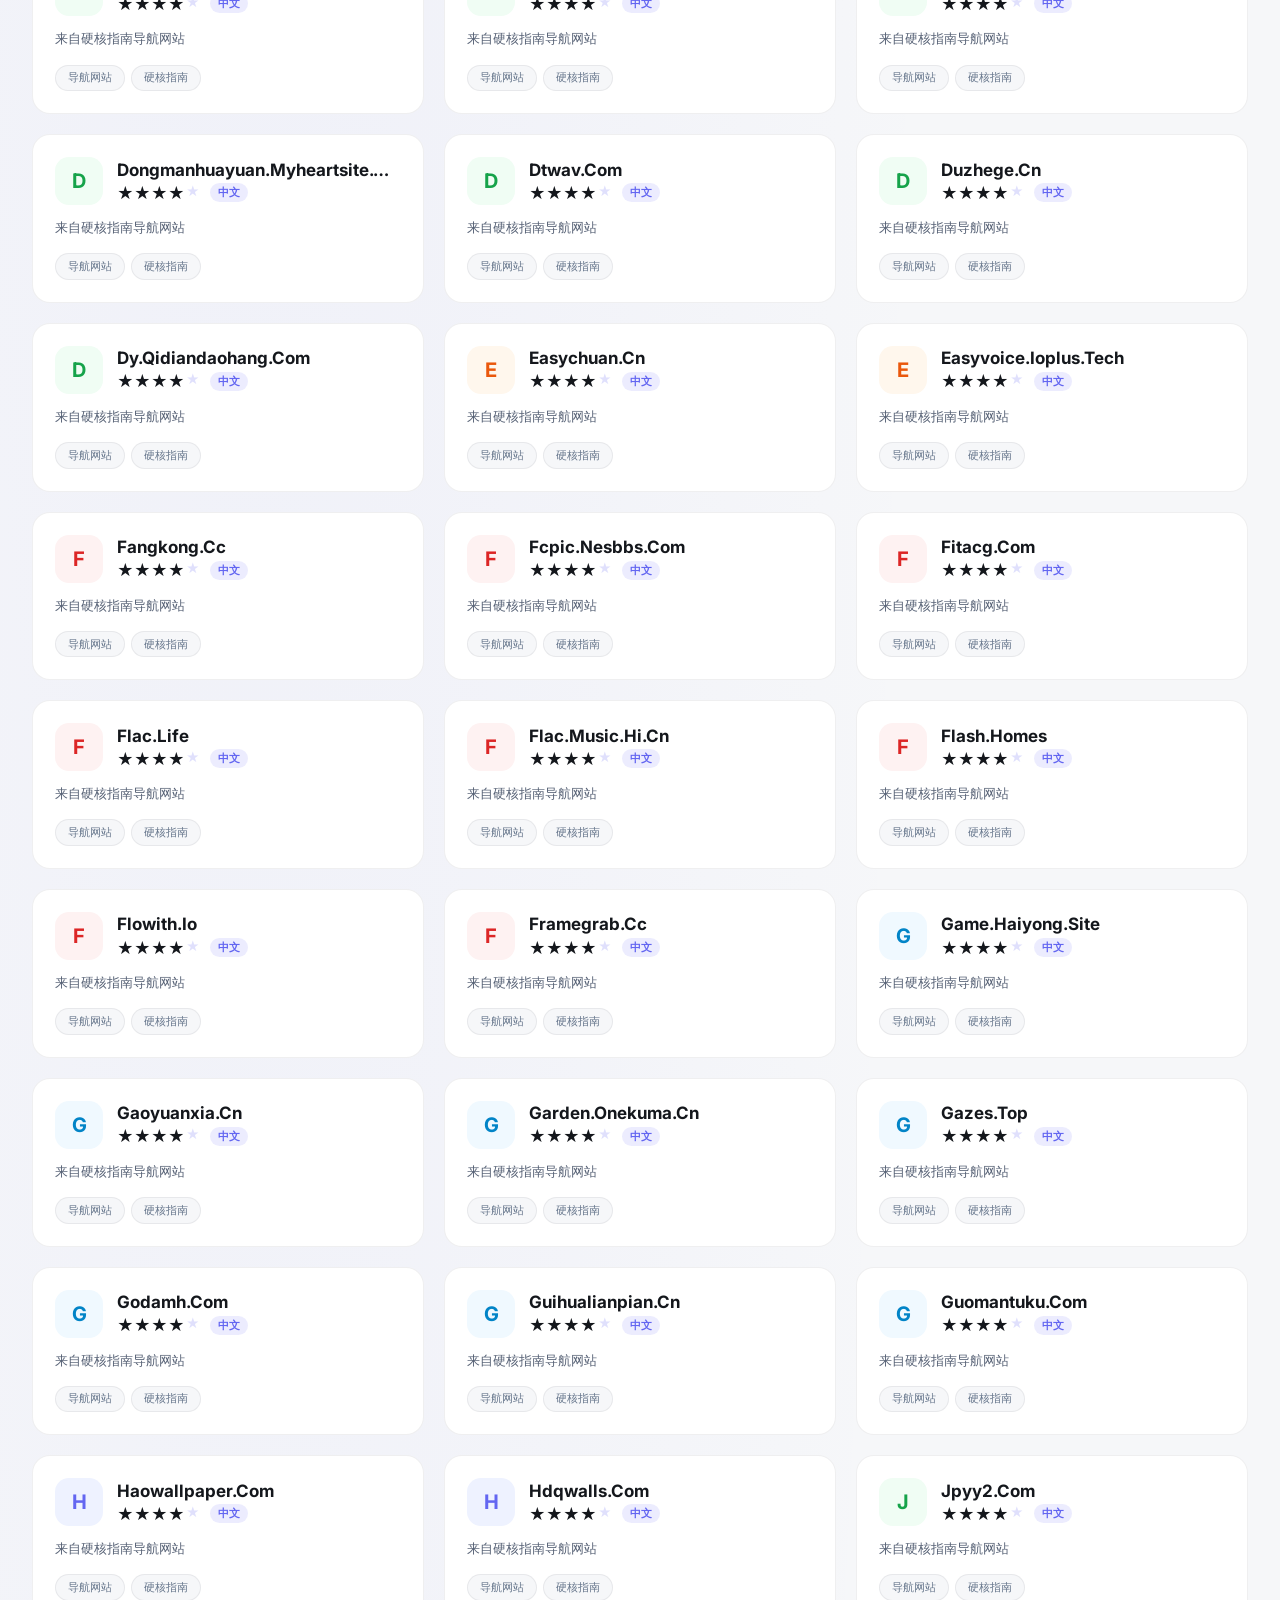
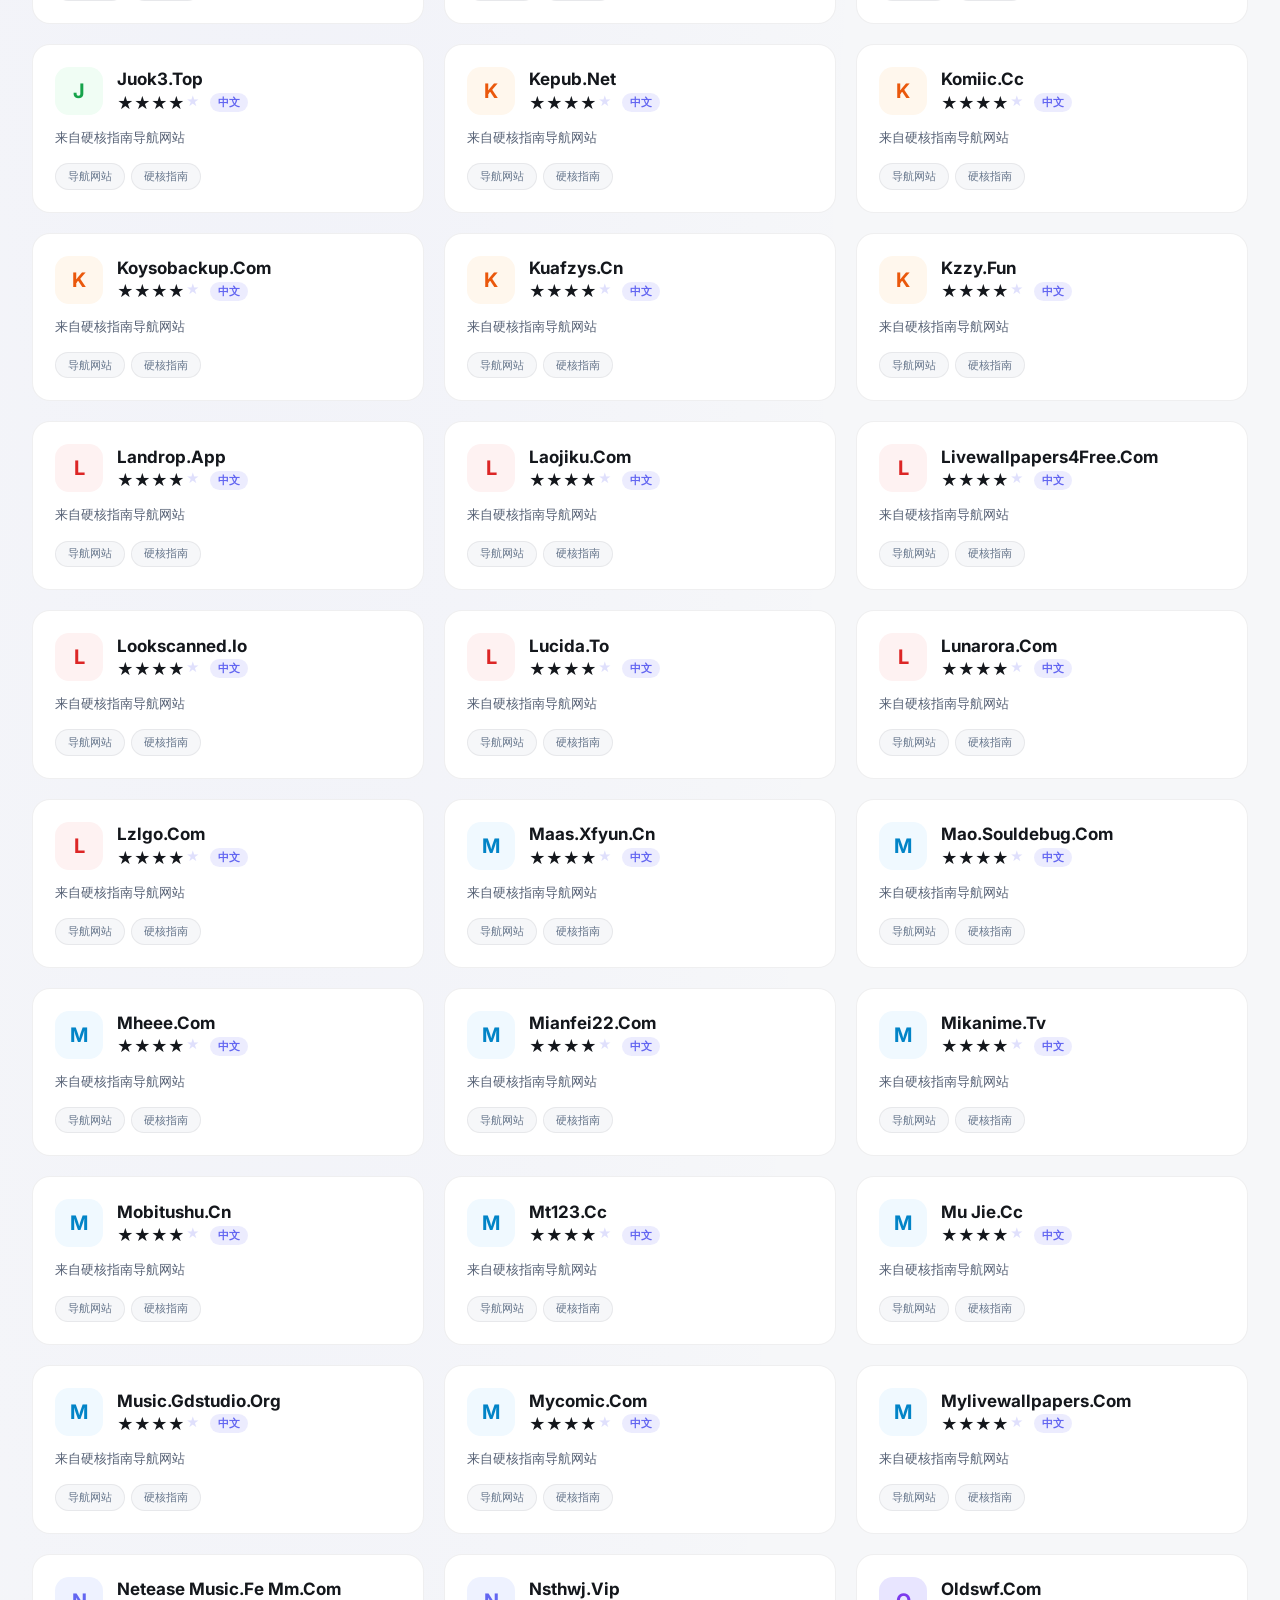
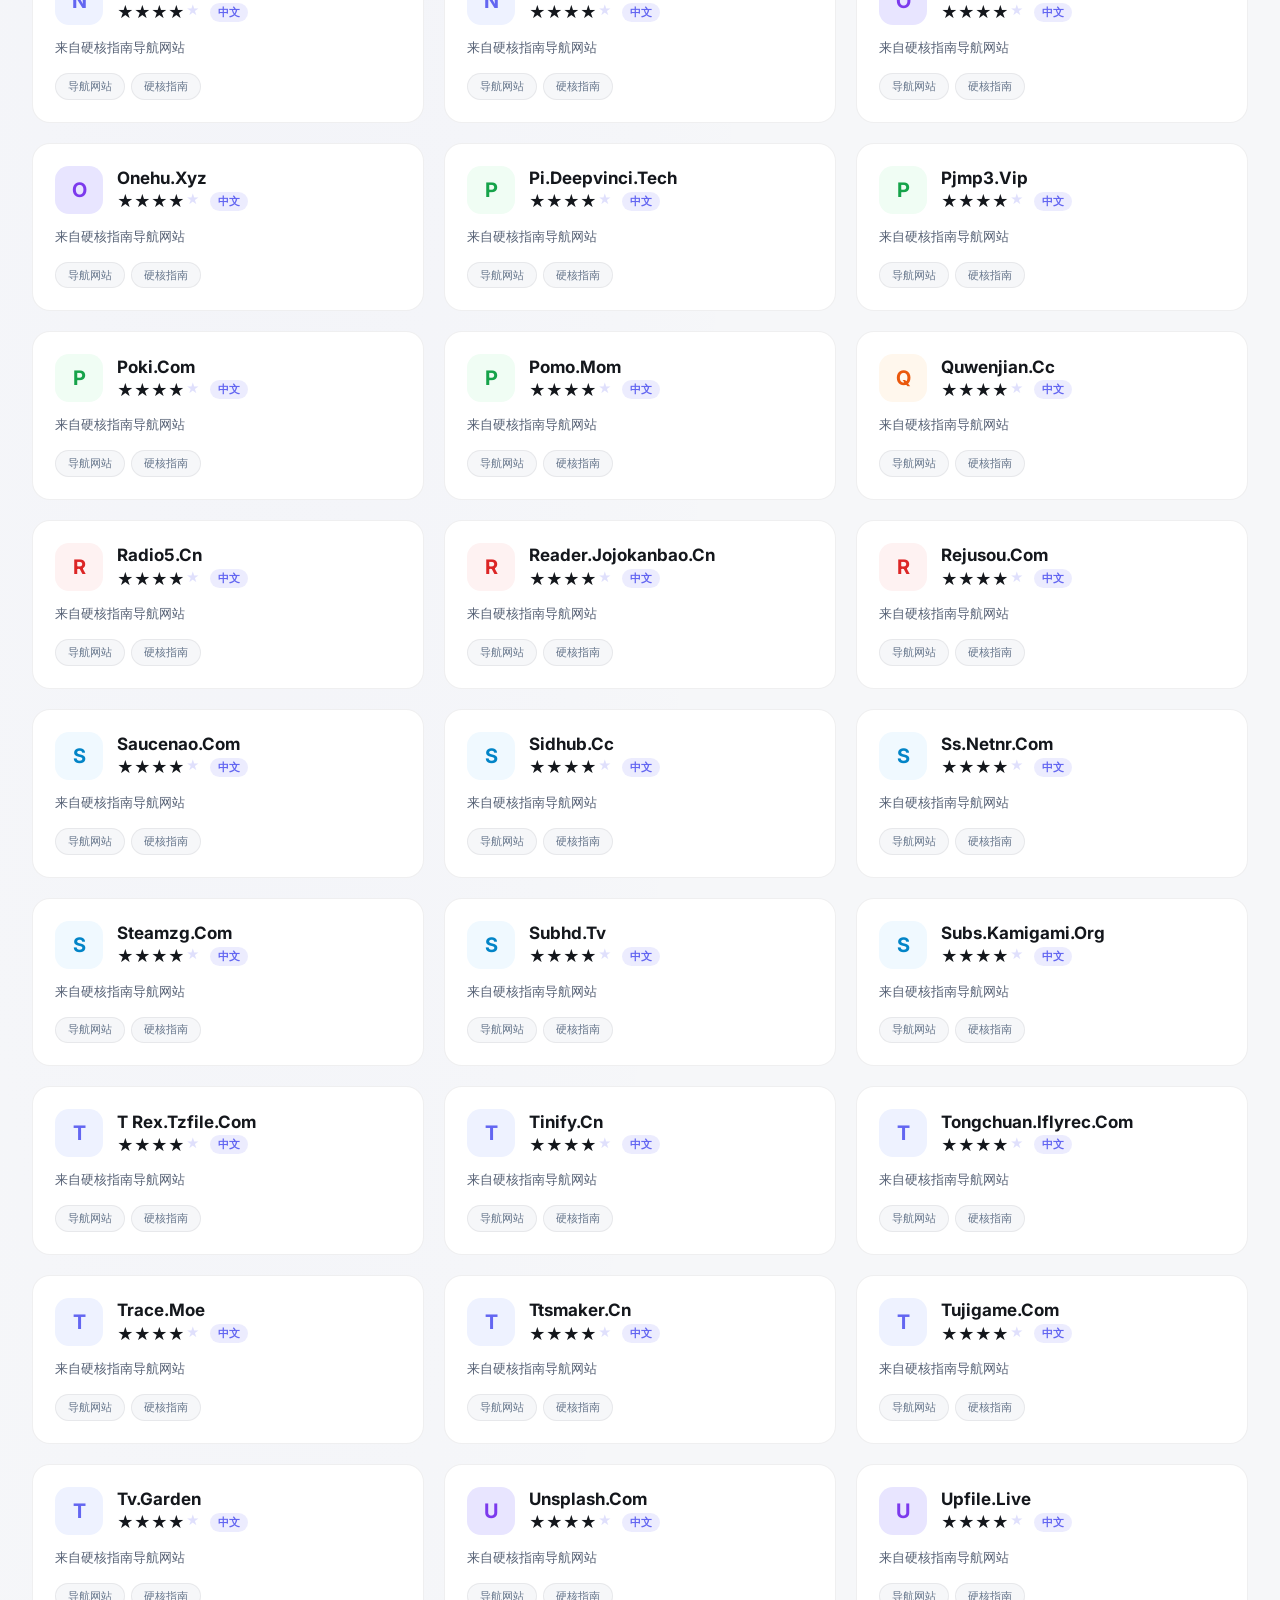
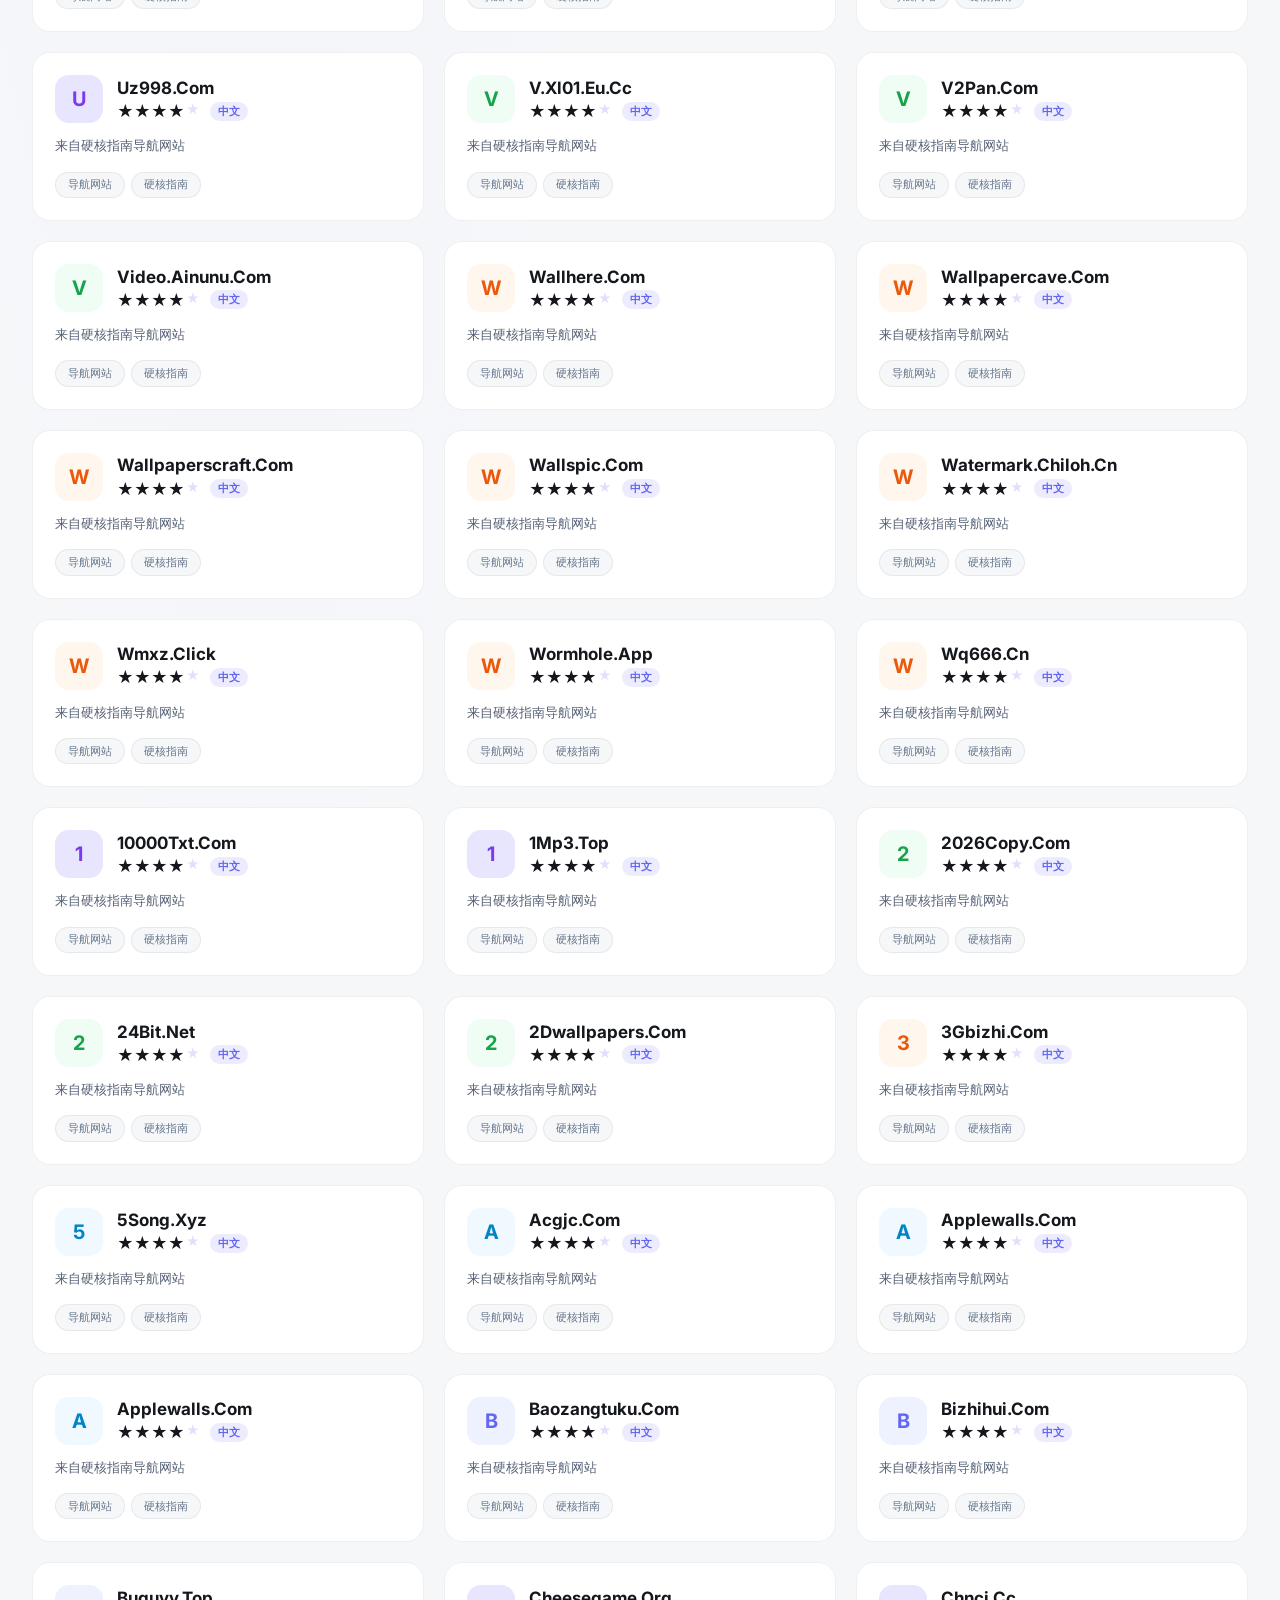
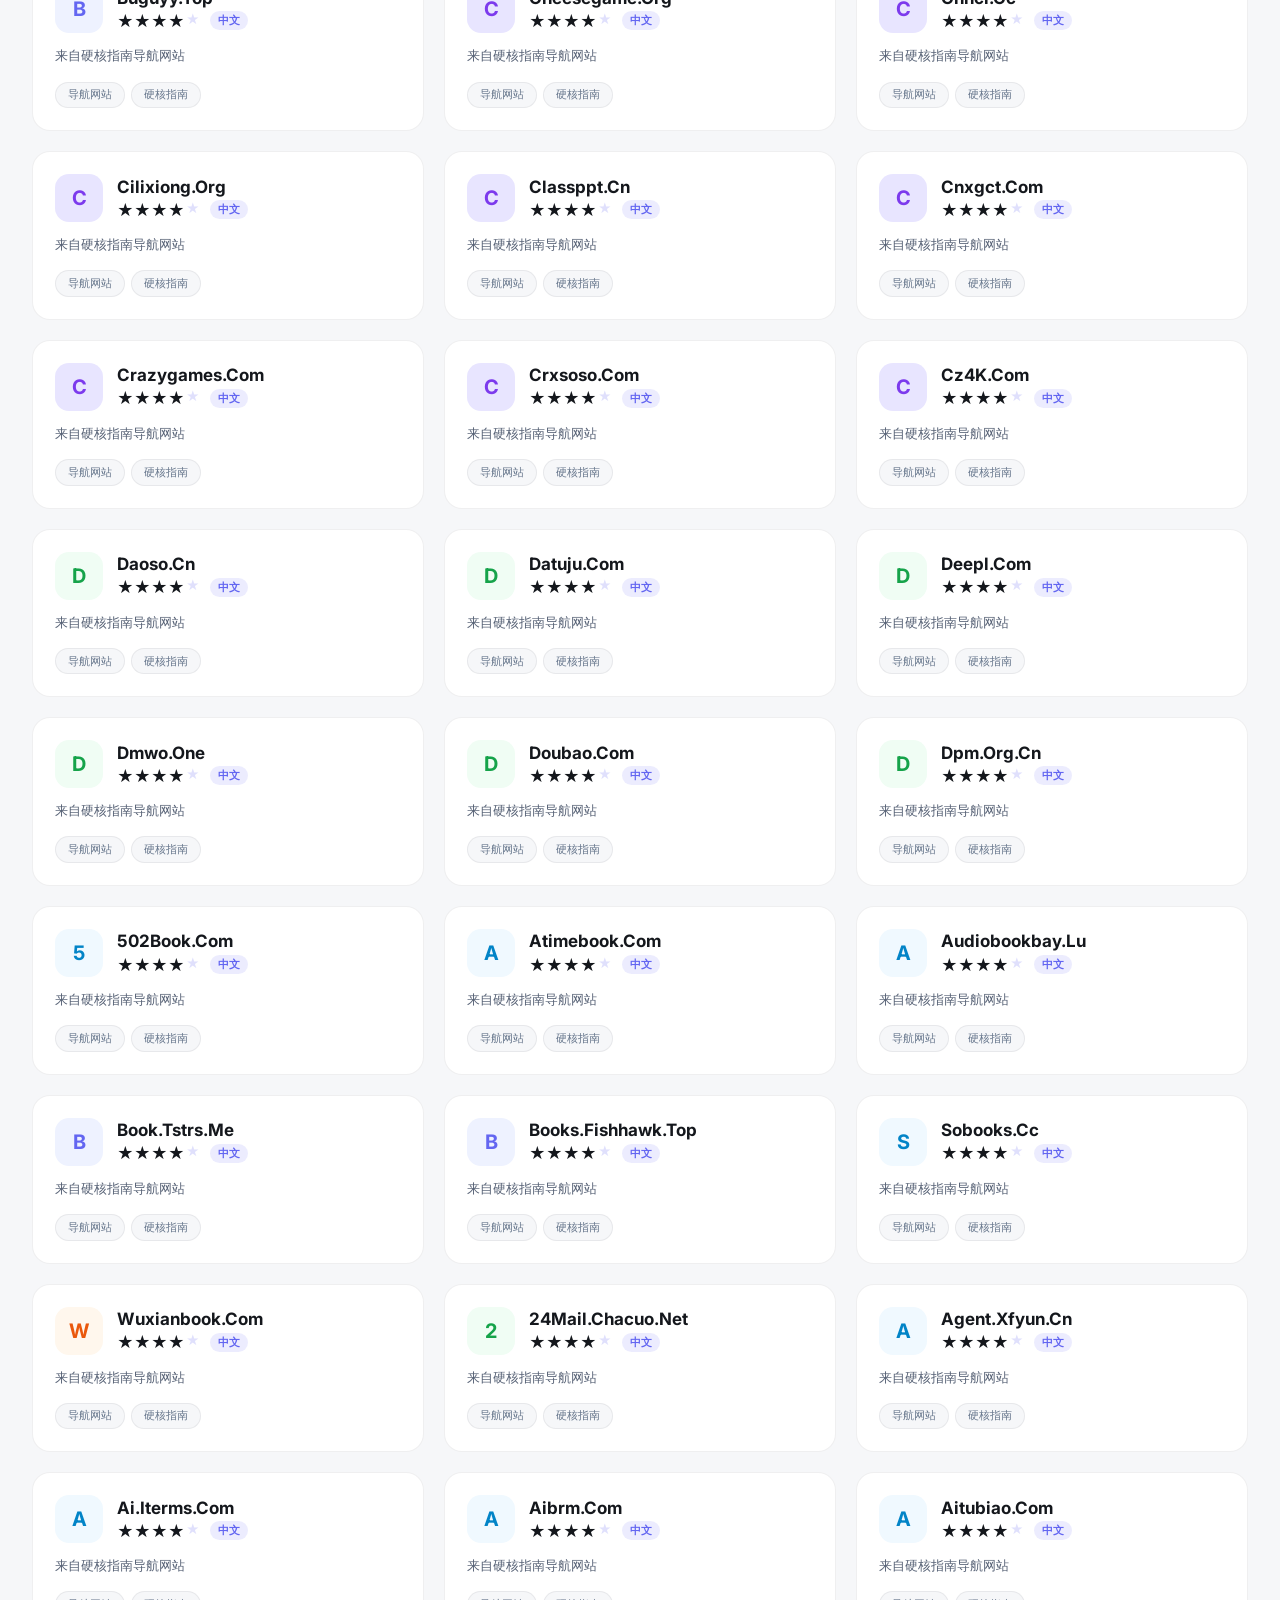
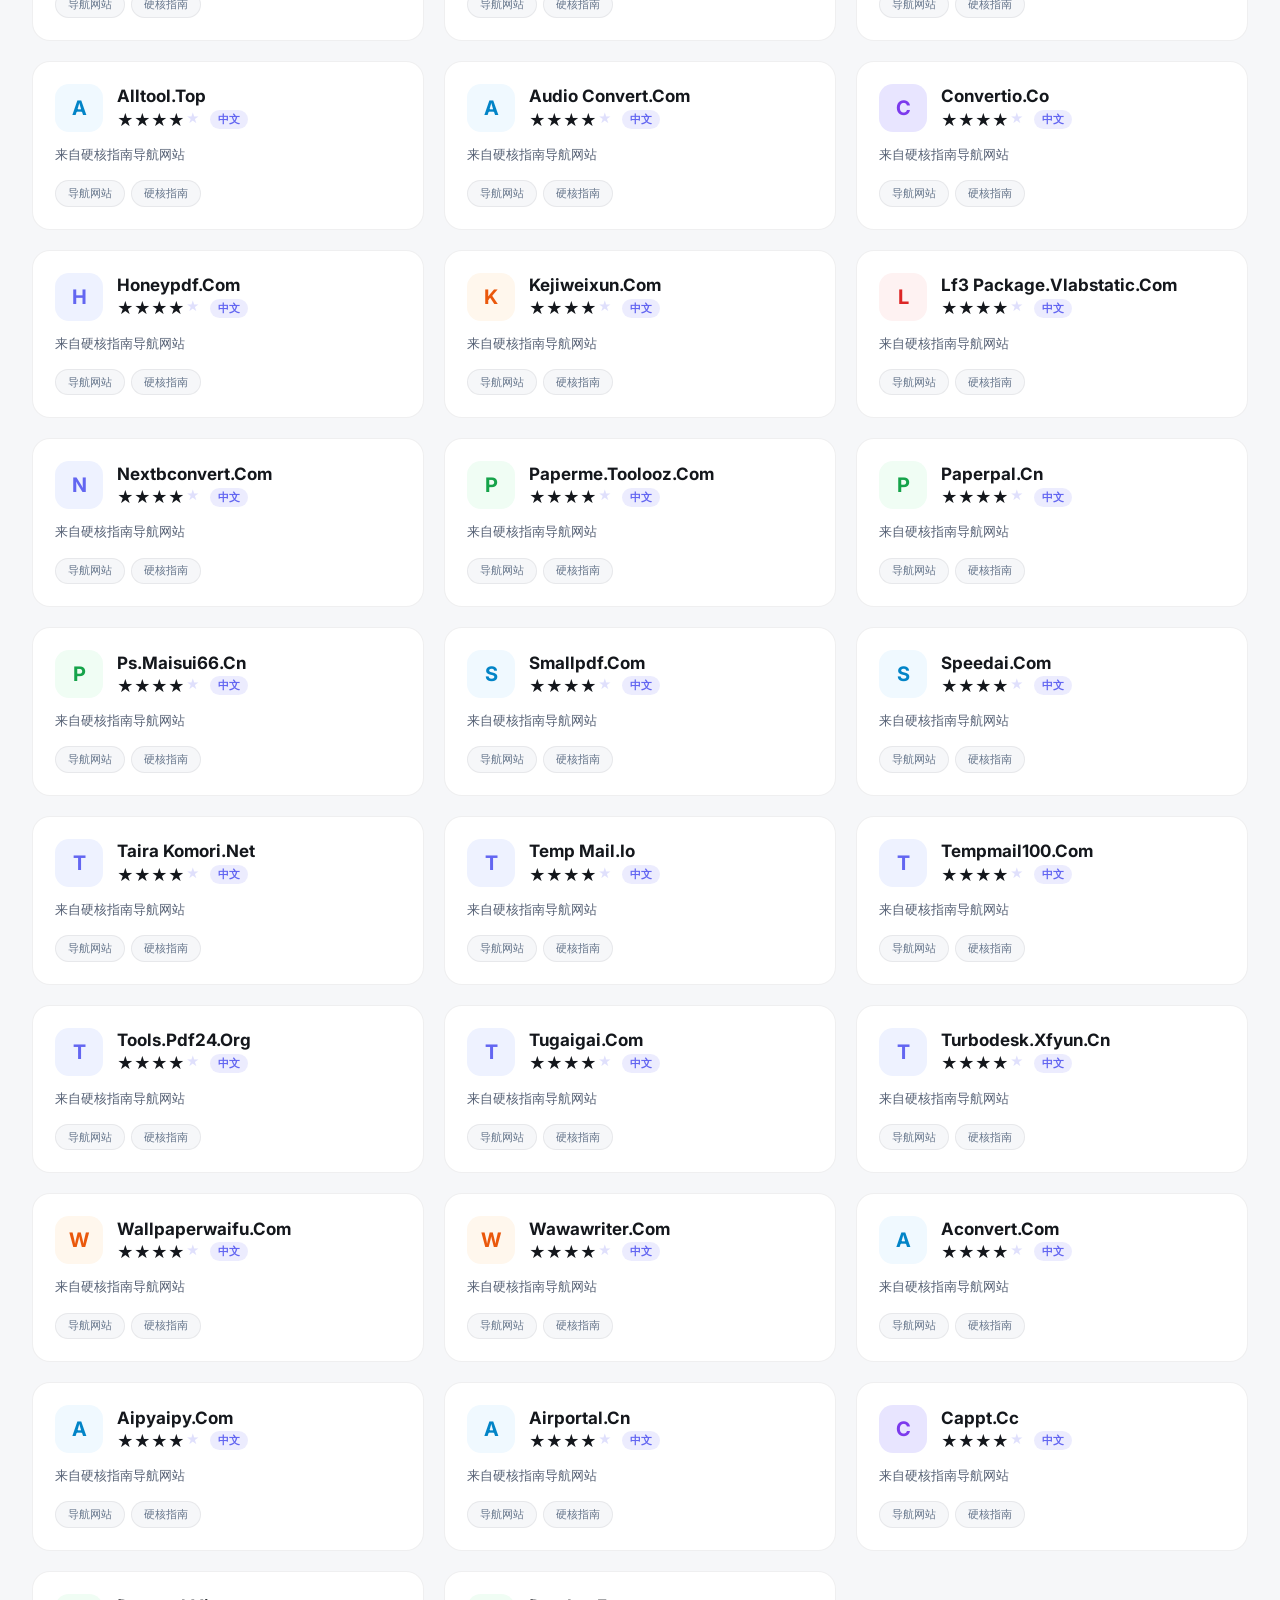
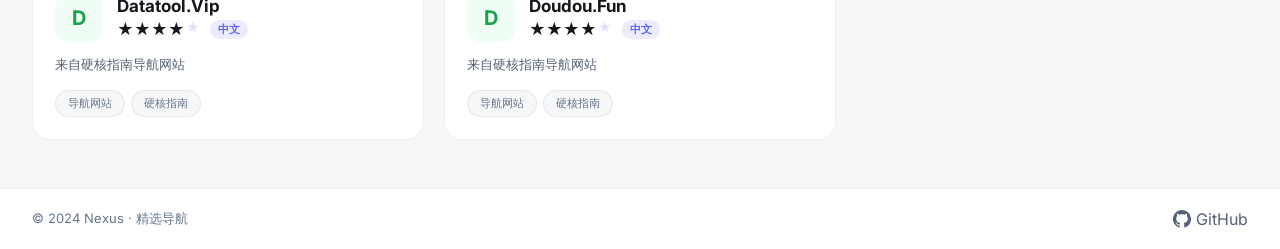
<file: navigation-website/project/index.html>
<!DOCTYPE html>
<html lang="zh-CN">
<head>
  <meta charset="UTF-8">
  <meta name="viewport" content="width=device-width, initial-scale=1.0">
  <title>Nexus | 导航站</title>
  <meta name="description" content="精选中文资源导航 · 开发 · 娱乐 · 工具 · 学习">
  <link rel="icon" href="data:image/svg+xml,<svg xmlns='http://www.w3.org/2000/svg' viewBox='0 0 100 100'><text y='.9em' font-size='90'>🧭</text></svg>">
  <link rel="preconnect" href="https://fonts.googleapis.com">
  <link rel="preconnect" href="https://fonts.gstatic.com" crossorigin>
  <link href="https://fonts.googleapis.com/css2?family=Inter:wght@300;400;500;600;700;800&display=swap" rel="stylesheet">
  <link rel="stylesheet" href="css/style.css">
</head>
<body>
  <header class="header">
    <div class="header-inner">
      <a href="/" class="logo">
        <div class="logo-icon">
          <svg viewBox="0 0 24 24" fill="none" stroke="currentColor" stroke-width="2.5">
            <polygon points="3 11 22 2 13 21 11 13 3 11"/>
          </svg>
        </div>
        <span>Nexus</span>
      </a>
      
      <div class="search-container">
        <div class="search-box">
          <svg class="search-icon" viewBox="0 0 24 24" fill="none" stroke="currentColor" stroke-width="2">
            <circle cx="11" cy="11" r="8"/><path d="m21 21-4.3-4.3"/>
          </svg>
          <input type="text" id="searchInput" class="search-input" placeholder="搜索网站..." autocomplete="off">
          <kbd class="search-kbd">⌘K</kbd>
        <div class="search-count" id="searchCount"></div>
        </div>
      </div>

      <button id="themeToggle" class="theme-toggle" aria-label="切换主题">
        <svg class="icon-sun" viewBox="0 0 24 24" fill="none" stroke="currentColor" stroke-width="2">
          <circle cx="12" cy="12" r="5"/><path d="M12 1v2m0 18v2M4.22 4.22l1.42 1.42m12.72 12.72l1.42 1.42M1 12h2m18 0h2M4.22 19.78l1.42-1.42M18.36 5.64l1.42-1.42"/>
        </svg>
        <svg class="icon-moon" viewBox="0 0 24 24" fill="none" stroke="currentColor" stroke-width="2">
          <path d="M21 12.79A9 9 0 1 1 11.21 3 7 7 0 0 0 21 12.79z"/>
        </svg>
      </button>
    </div>
  </header>

  <main class="main">
    <section class="hero">
      <div class="hero-tools">
        <div class="tool-card" data-tool="timestamp">
          <div class="tool-icon">
            <svg viewBox="0 0 24 24" fill="none" stroke="currentColor" stroke-width="2">
              <circle cx="12" cy="12" r="10"/><polyline points="12,6 12,12 16,14"/>
            </svg>
          </div>
          <div class="tool-info">
            <span class="tool-label">时间戳</span>
            <span class="tool-value" id="currentTimestamp">-</span>
          </div>
        </div>
        
        <div class="tool-card" data-tool="datetime">
          <div class="tool-icon">
            <svg viewBox="0 0 24 24" fill="none" stroke="currentColor" stroke-width="2">
              <rect x="3" y="4" width="18" height="18" rx="2"/><line x1="16" y1="2" x2="16" y2="6"/><line x1="8" y1="2" x2="8" y2="6"/><line x1="3" y1="10" x2="21" y2="10"/>
            </svg>
          </div>
          <div class="tool-info">
            <span class="tool-label">当前时间</span>
            <span class="tool-value" id="currentDatetime">-</span>
          </div>
        </div>
        
        <div class="tool-card" data-tool="encode">
          <div class="tool-icon">
            <svg viewBox="0 0 24 24" fill="none" stroke="currentColor" stroke-width="2">
              <rect x="3" y="11" width="18" height="11" rx="2"/><path d="M7 11V7a5 5 0 0 1 10 0v4"/>
            </svg>
          </div>
          <div class="tool-info">
            <span class="tool-label">URL 编码</span>
            <input type="text" class="tool-input" id="urlEncodeInput" placeholder="输入文本...">
            <span class="tool-output" id="urlEncodeOutput"></span>
          </div>
        </div>
        
        <div class="tool-card" data-tool="decode">
          <div class="tool-icon">
            <svg viewBox="0 0 24 24" fill="none" stroke="currentColor" stroke-width="2">
              <rect x="3" y="11" width="18" height="11" rx="2"/><path d="M7 11V7a5 5 0 0 1 9.9-1"/>
            </svg>
          </div>
          <div class="tool-info">
            <span class="tool-label">URL 解码</span>
            <input type="text" class="tool-input" id="urlDecodeInput" placeholder="输入编码...">
            <span class="tool-output" id="urlDecodeOutput"></span>
          </div>
        </div>
        
        <div class="tool-card" data-tool="base64">
          <div class="tool-icon">
            <svg viewBox="0 0 24 24" fill="none" stroke="currentColor" stroke-width="2">
              <polyline points="16,18 22,12 16,6"/><polyline points="8,6 2,12 8,18"/>
            </svg>
          </div>
          <div class="tool-info">
            <span class="tool-label">Base64</span>
            <input type="text" class="tool-input" id="base64Input" placeholder="输入文本...">
            <span class="tool-output" id="base64Output"></span>
          </div>
        </div>
      </div>
    </section>

    <nav class="category-nav" id="categoryNav">
      <button class="category-btn active" data-category="all">
        <svg viewBox="0 0 24 24" fill="none" stroke="currentColor" stroke-width="2">
          <rect x="3" y="3" width="7" height="7"/><rect x="14" y="3" width="7" height="7"/><rect x="14" y="14" width="7" height="7"/><rect x="3" y="14" width="7" height="7"/>
        </svg>
        <span>全部</span>
        <span class="count" id="count-all">0</span>
      </button>
    </nav>

    <div class="content">
      <div class="sites-grid" id="sitesGrid"></div>
      
      <div id="emptyState" class="empty-state" hidden>
        <svg viewBox="0 0 24 24" fill="none" stroke="currentColor" stroke-width="1.5">
          <circle cx="11" cy="11" r="8"/><path d="m21 21-4.3-4.3"/><path d="M8 8l6 6M14 8l-6 6"/>
        </svg>
        <p>没有找到匹配的网站</p>
        <span>试试其他关键词</span>
      </div>
    </div>
  </main>

  <footer class="footer">
    <div class="footer-inner">
      <p>© 2024 Nexus · 精选导航</p>
      <a href="https://github.com" target="_blank" rel="noopener">
        <svg viewBox="0 0 24 24" fill="currentColor" width="18" height="18">
          <path d="M12 0C5.37 0 0 5.37 0 12c0 5.31 3.435 9.795 8.205 11.385.6.105.825-.255.825-.57 0-.285-.015-1.23-.015-2.235-3.015.555-3.795-.735-4.035-1.41-.135-.345-.72-1.41-1.23-1.695-.42-.225-1.02-.78-.015-.795.945-.015 1.62.87 1.845 1.23 1.08 1.815 2.805 1.305 3.495.99.105-.78.42-1.305.765-1.605-2.67-.3-5.46-1.335-5.46-5.925 0-1.305.465-2.385 1.23-3.225-.12-.3-.54-1.53.12-3.18 0 0 1.005-.315 3.3 1.23.96-.27 1.98-.405 3-.405s2.04.135 3 .405c2.295-1.56 3.3-1.23 3.3-1.23.66 1.65.24 2.88.12 3.18.765.84 1.23 1.905 1.23 3.225 0 4.605-2.805 5.625-5.475 5.925.435.375.81 1.095.81 2.22 0 1.605-.015 2.895-.015 3.3 0 .315.225.69.825.57A12.02 12.02 0 0 0 24 12c0-6.63-5.37-12-12-12z"/>
        </svg>
        GitHub
      </a>
    </div>
  </footer>

  <script src="js/app.js"></script>
</body>
</html>
</file>
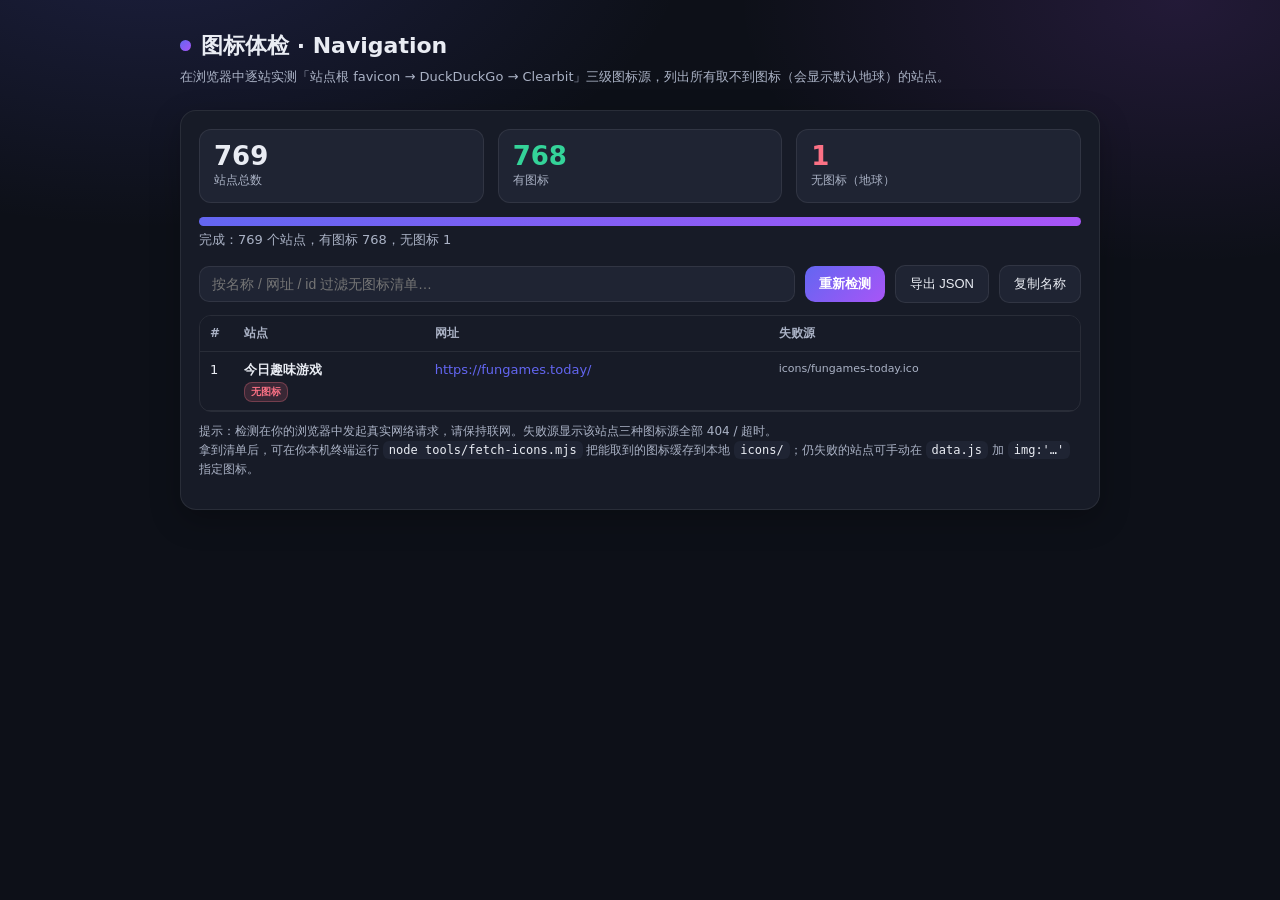
<file: check-icons.html>
<!DOCTYPE html>
<html lang="zh-CN">
<head>
<meta charset="UTF-8">
<meta name="viewport" content="width=device-width, initial-scale=1.0">
<title>图标体检 · Navigation</title>
<style>
  :root{
    --bg:#0d1018; --surface:#171b27; --surface2:#1f2433; --surface3:#262c3d;
    --border:rgba(255,255,255,.08); --border-h:rgba(255,255,255,.16);
    --text:#e9ecf3; --text-m:#aab2c5; --text-d:#7a8499;
    --accent:#6366f1; --accent2:#a855f7; --ok:#34d399; --bad:#fb7185; --warn:#fbbf24;
  }
  *{box-sizing:border-box}
  body{margin:0;background:
      radial-gradient(900px 500px at 12% -8%, rgba(99,102,241,.18), transparent 60%),
      radial-gradient(800px 480px at 92% 0%, rgba(168,85,247,.14), transparent 55%),
      var(--bg);
    color:var(--text); font-family:-apple-system,BlinkMacSystemFont,'PingFang SC','Microsoft YaHei',system-ui,sans-serif;
    min-height:100vh; padding:28px 18px 60px; line-height:1.6;}
  .wrap{max-width:920px;margin:0 auto}
  h1{font-size:22px;margin:0 0 4px;display:flex;align-items:center;gap:10px}
  h1 .dot{width:11px;height:11px;border-radius:50%;background:linear-gradient(135deg,var(--accent),var(--accent2))}
  .sub{color:var(--text-m);font-size:13px;margin:0 0 22px}
  .card{background:var(--surface);border:1px solid var(--border);border-radius:16px;padding:18px 18px;margin-bottom:16px;
    box-shadow:0 10px 30px rgba(0,0,0,.25)}
  .stats{display:flex;gap:14px;flex-wrap:wrap;margin-bottom:14px}
  .stat{flex:1;min-width:120px;background:var(--surface2);border:1px solid var(--border);border-radius:12px;padding:12px 14px}
  .stat .n{font-size:26px;font-weight:800;line-height:1.1}
  .stat .l{font-size:12px;color:var(--text-m)}
  .stat.ok .n{color:var(--ok)} .stat.bad .n{color:var(--bad)}
  .bar{height:9px;border-radius:6px;background:var(--surface3);overflow:hidden;margin:6px 0 4px}
  .bar > i{display:block;height:100%;width:0;background:linear-gradient(90deg,var(--accent),var(--accent2));transition:width .15s}
  .row{display:flex;gap:10px;align-items:center;flex-wrap:wrap;margin-bottom:12px}
  input[type=text]{flex:1;min-width:200px;background:var(--surface2);border:1px solid var(--border);color:var(--text);
    border-radius:10px;padding:9px 12px;font-size:14px;outline:none}
  input[type=text]:focus{border-color:var(--accent)}
  button{background:var(--surface2);border:1px solid var(--border);color:var(--text);border-radius:10px;
    padding:9px 14px;font-size:13px;cursor:pointer;transition:.15s}
  button:hover{border-color:var(--border-h);background:var(--surface3)}
  button.primary{background:linear-gradient(135deg,var(--accent),var(--accent2));border:none;color:#fff;font-weight:600}
  .progress{color:var(--text-m);font-size:13px;margin:2px 0 14px}
  table{width:100%;border-collapse:collapse;font-size:13px}
  th,td{text-align:left;padding:8px 10px;border-bottom:1px solid var(--border);vertical-align:top}
  th{color:var(--text-m);font-weight:600;font-size:12px;position:sticky;top:0;background:var(--surface)}
  td a{color:var(--accent);text-decoration:none} td a:hover{text-decoration:underline}
  .name{font-weight:600;color:var(--text)}
  .src{color:var(--text-m);font-size:11px;word-break:break-all}
  .badge-bad{display:inline-block;font-size:10px;padding:1px 6px;border-radius:8px;background:rgba(251,113,133,.15);color:var(--bad);border:1px solid rgba(251,113,133,.3)}
  .empty{color:var(--text-m);text-align:center;padding:30px}
  .note{font-size:12px;color:var(--text-m);margin-top:10px}
  .note code{background:var(--surface2);padding:2px 6px;border-radius:6px;color:var(--text)}
  .scroll{max-height:520px;overflow:auto;border:1px solid var(--border);border-radius:12px}
</style>
</head>
<body>
<div class="wrap">
  <h1><span class="dot"></span>图标体检 · Navigation</h1>
  <p class="sub">在浏览器中逐站实测「站点根 favicon → DuckDuckGo → Clearbit」三级图标源，列出所有取不到图标（会显示默认地球）的站点。</p>

  <div class="card">
    <div class="stats">
      <div class="stat"><div class="n" id="total">—</div><div class="l">站点总数</div></div>
      <div class="stat ok"><div class="n" id="ok">—</div><div class="l">有图标</div></div>
      <div class="stat bad"><div class="n" id="bad">—</div><div class="l">无图标（地球）</div></div>
    </div>
    <div class="bar"><i id="bar"></i></div>
    <div class="progress" id="progress">准备中…</div>

    <div class="row">
      <input type="text" id="filter" placeholder="按名称 / 网址 / id 过滤无图标清单…" oninput="applyFilter()">
      <button class="primary" onclick="start()">重新检测</button>
      <button onclick="exportJSON()">导出 JSON</button>
      <button onclick="copyList()">复制名称</button>
    </div>

    <div class="scroll">
      <table>
        <thead><tr><th style="width:34px">#</th><th>站点</th><th>网址</th><th>失败源</th></tr></thead>
        <tbody id="tbody"><tr><td colspan="4" class="empty">点击「重新检测」开始…</td></tr></tbody>
      </table>
    </div>
    <p class="note">提示：检测在你的浏览器中发起真实网络请求，请保持联网。失败源显示该站点三种图标源全部 404 / 超时。<br>
    拿到清单后，可在你本机终端运行 <code>node tools/fetch-icons.mjs</code> 把能取到的图标缓存到本地 <code>icons/</code>；仍失败的站点可手动在 <code>data.js</code> 加 <code>img:'…'</code> 指定图标。</p>
  </div>
</div>

<script src="data.js"></script>
<script>
  // SITES 来自 data.js（classic script，顶层 const 在全局词法环境可被本脚本引用）
  const ALL = (typeof SITES !== 'undefined') ? SITES : [];

  function sourcesFor(s){
    if (s && s.img) return [s.img];
    try{
      const h = new URL(s.url).hostname;
      return [
        `https://${h}/favicon.ico`,
        `https://www.google.com/s2/favicons?domain=${h}&sz=128`,
        `https://icons.duckduckgo.com/ip3/${h}.ico`,
        `https://logo.clearbit.com/${h}`,
        `https://www.bing.com/favicon.ico?url=${h}`
      ];
    }catch(e){ return []; }
  }

  const CONCURRENCY = 18;
  const PER_SRC_TIMEOUT = 4500;
  let missing = [];      // {id,name,url,sources}
  let running = false;

  function testOne(s){
    return new Promise(resolve=>{
      const srcs = sourcesFor(s);
      let i = 0;
      const tryNext = ()=>{
        if(i >= srcs.length){ resolve({site:s, ok:false}); return; }
        const u = srcs[i++];
        const img = new Image();
        let settled = false;
        const to = setTimeout(()=>{
          if(settled) return; settled = true; img.src=''; tryNext();
        }, PER_SRC_TIMEOUT);
        img.onload = ()=>{ if(settled) return; settled=true; clearTimeout(to); resolve({site:s, ok:true}); };
        img.onerror = ()=>{ if(settled) return; settled=true; clearTimeout(to); tryNext(); };
        img.src = u;
      };
      tryNext();
    });
  }

  async function start(){
    if(running) return;
    running = true; missing = [];
    document.getElementById('progress').textContent = '检测中…';
    document.getElementById('total').textContent = ALL.length;
    document.getElementById('ok').textContent = '0';
    document.getElementById('bad').textContent = '0';
    document.getElementById('bar').style.width = '0%';
    document.getElementById('tbody').innerHTML = '<tr><td colspan="4" class="empty">检测中…</td></tr>';

    let done = 0, okCount = 0;
    const queue = ALL.slice();
    const worker = async ()=>{
      while(queue.length){
        const s = queue.shift();
        const r = await testOne(s);
        done++;
        if(r.ok){ okCount++; }
        else { missing.push({ id:s.id, name:s.name, url:s.url, sources:sourcesFor(s) }); }
        document.getElementById('ok').textContent = okCount;
        document.getElementById('bad').textContent = missing.length;
        document.getElementById('bar').style.width = (done/ALL.length*100).toFixed(1) + '%';
        document.getElementById('progress').textContent = `进度 ${done}/${ALL.length} · 有图标 ${okCount} · 无图标 ${missing.length}`;
      }
    };
    await Promise.all(Array.from({length:Math.min(CONCURRENCY, ALL.length)}, worker));
    running = false;
    document.getElementById('progress').textContent = `完成：${ALL.length} 个站点，有图标 ${okCount}，无图标 ${missing.length}`;
    renderTable();
  }

  function filtered(){
    const q = (document.getElementById('filter').value||'').trim().toLowerCase();
    if(!q) return missing;
    return missing.filter(m =>
      (m.name||'').toLowerCase().includes(q) ||
      (m.url||'').toLowerCase().includes(q) ||
      (m.id||'').toLowerCase().includes(q));
  }
  function renderTable(){
    const list = filtered();
    const tb = document.getElementById('tbody');
    if(!list.length){ tb.innerHTML = '<tr><td colspan="4" class="empty">🎉 没有缺失图标的站点</td></tr>'; return; }
    tb.innerHTML = list.map((m,idx)=>`
      <tr>
        <td>${idx+1}</td>
        <td class="name">${escapeHtml(m.name||m.id)}<br><span class="badge-bad">无图标</span></td>
        <td><a href="${escapeAttr(m.url)}" target="_blank" rel="noopener">${escapeHtml(m.url)}</a></td>
        <td class="src">${m.sources.map(escapeHtml).join('<br>')}</td>
      </tr>`).join('');
  }
  function applyFilter(){ if(!running) renderTable(); }
  function escapeHtml(s){ return (s||'').replace(/[&<>"]/g,c=>({'&':'&amp;','<':'&lt;','>':'&gt;','"':'&quot;'}[c])); }
  function escapeAttr(s){ return escapeHtml(s).replace(/'/g,'&#39;'); }
  function exportJSON(){
    const blob = new Blob([JSON.stringify(missing,null,2)],{type:'application/json'});
    const a = document.createElement('a'); a.href = URL.createObjectURL(blob);
    a.download = 'missing-icons.json'; a.click();
  }
  function copyList(){
    const txt = missing.map(m=>`${m.name}\t${m.url}`).join('\n');
    navigator.clipboard.writeText(txt).then(()=>{ alert('已复制 '+missing.length+' 个站点名称到剪贴板'); });
  }

  // 自动开始
  window.addEventListener('DOMContentLoaded', ()=>{ if(ALL.length) start(); });
</script>
</body>
</html>
</file>
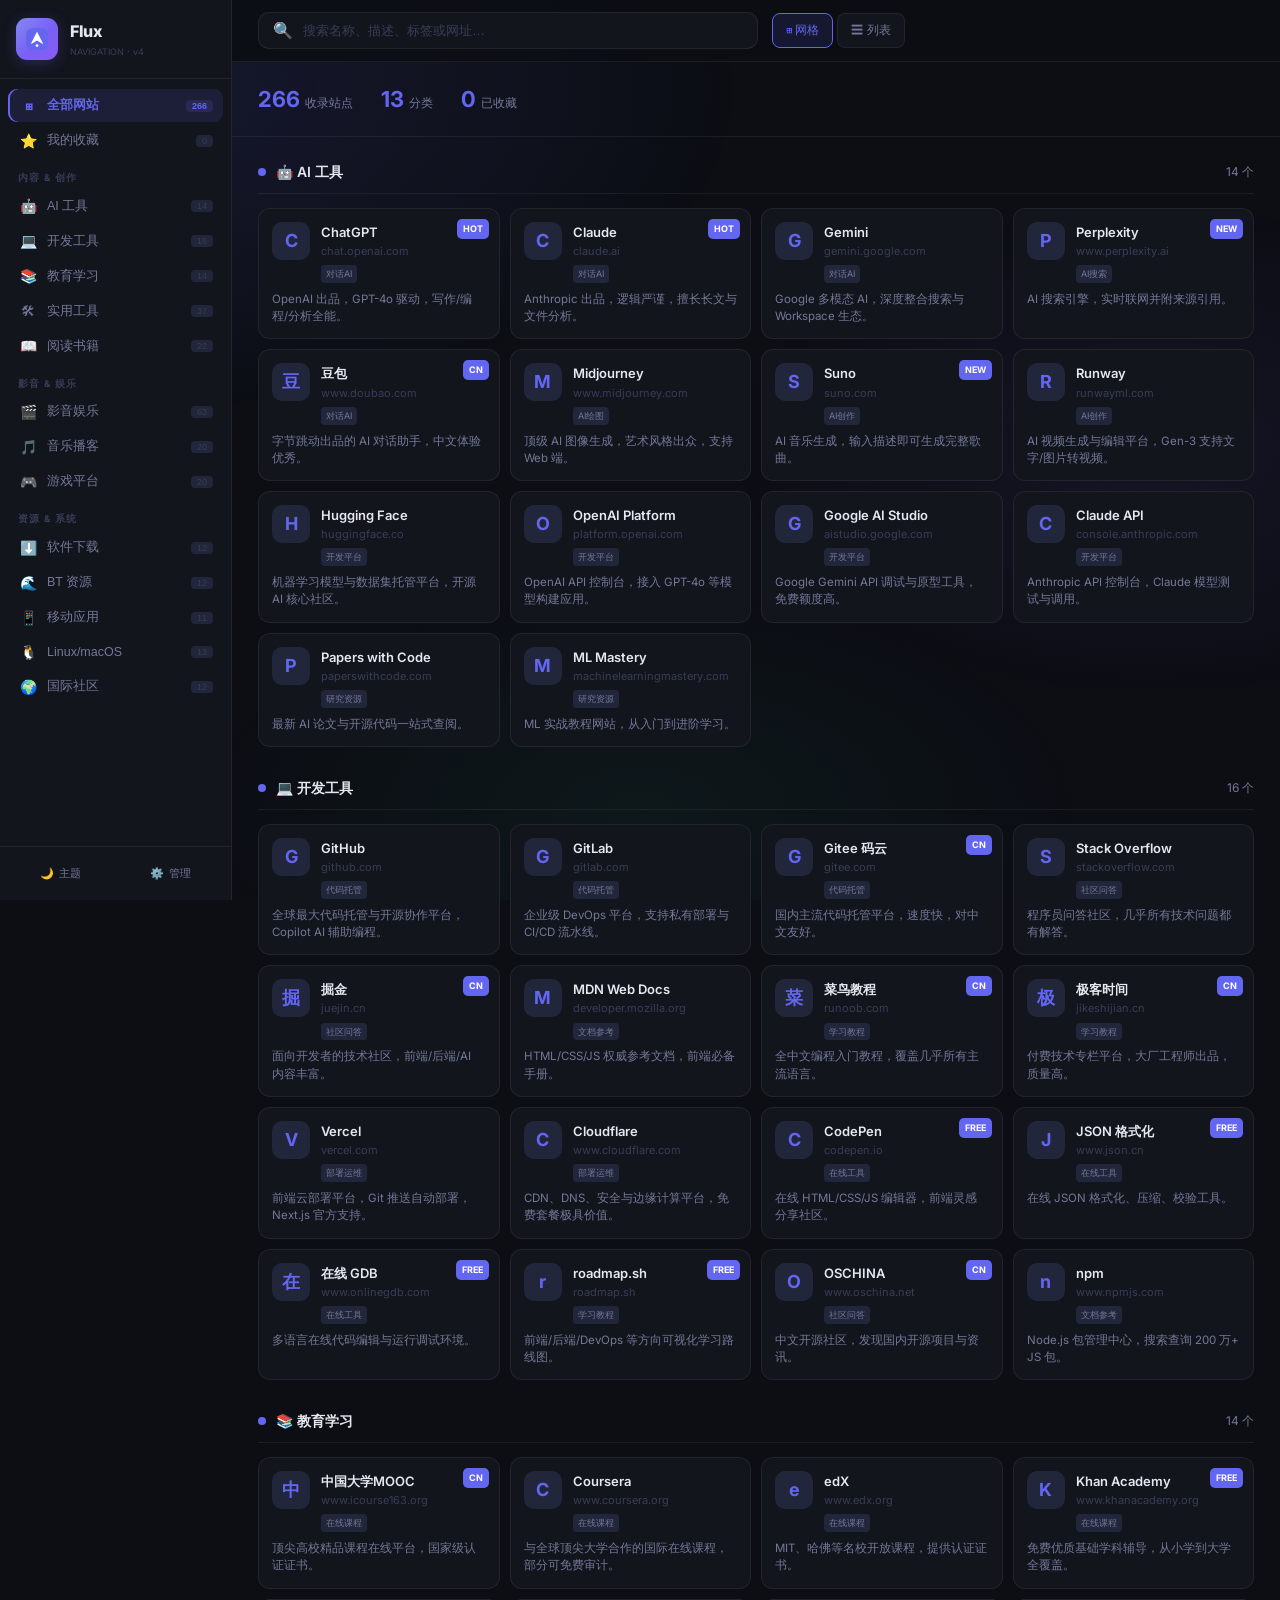
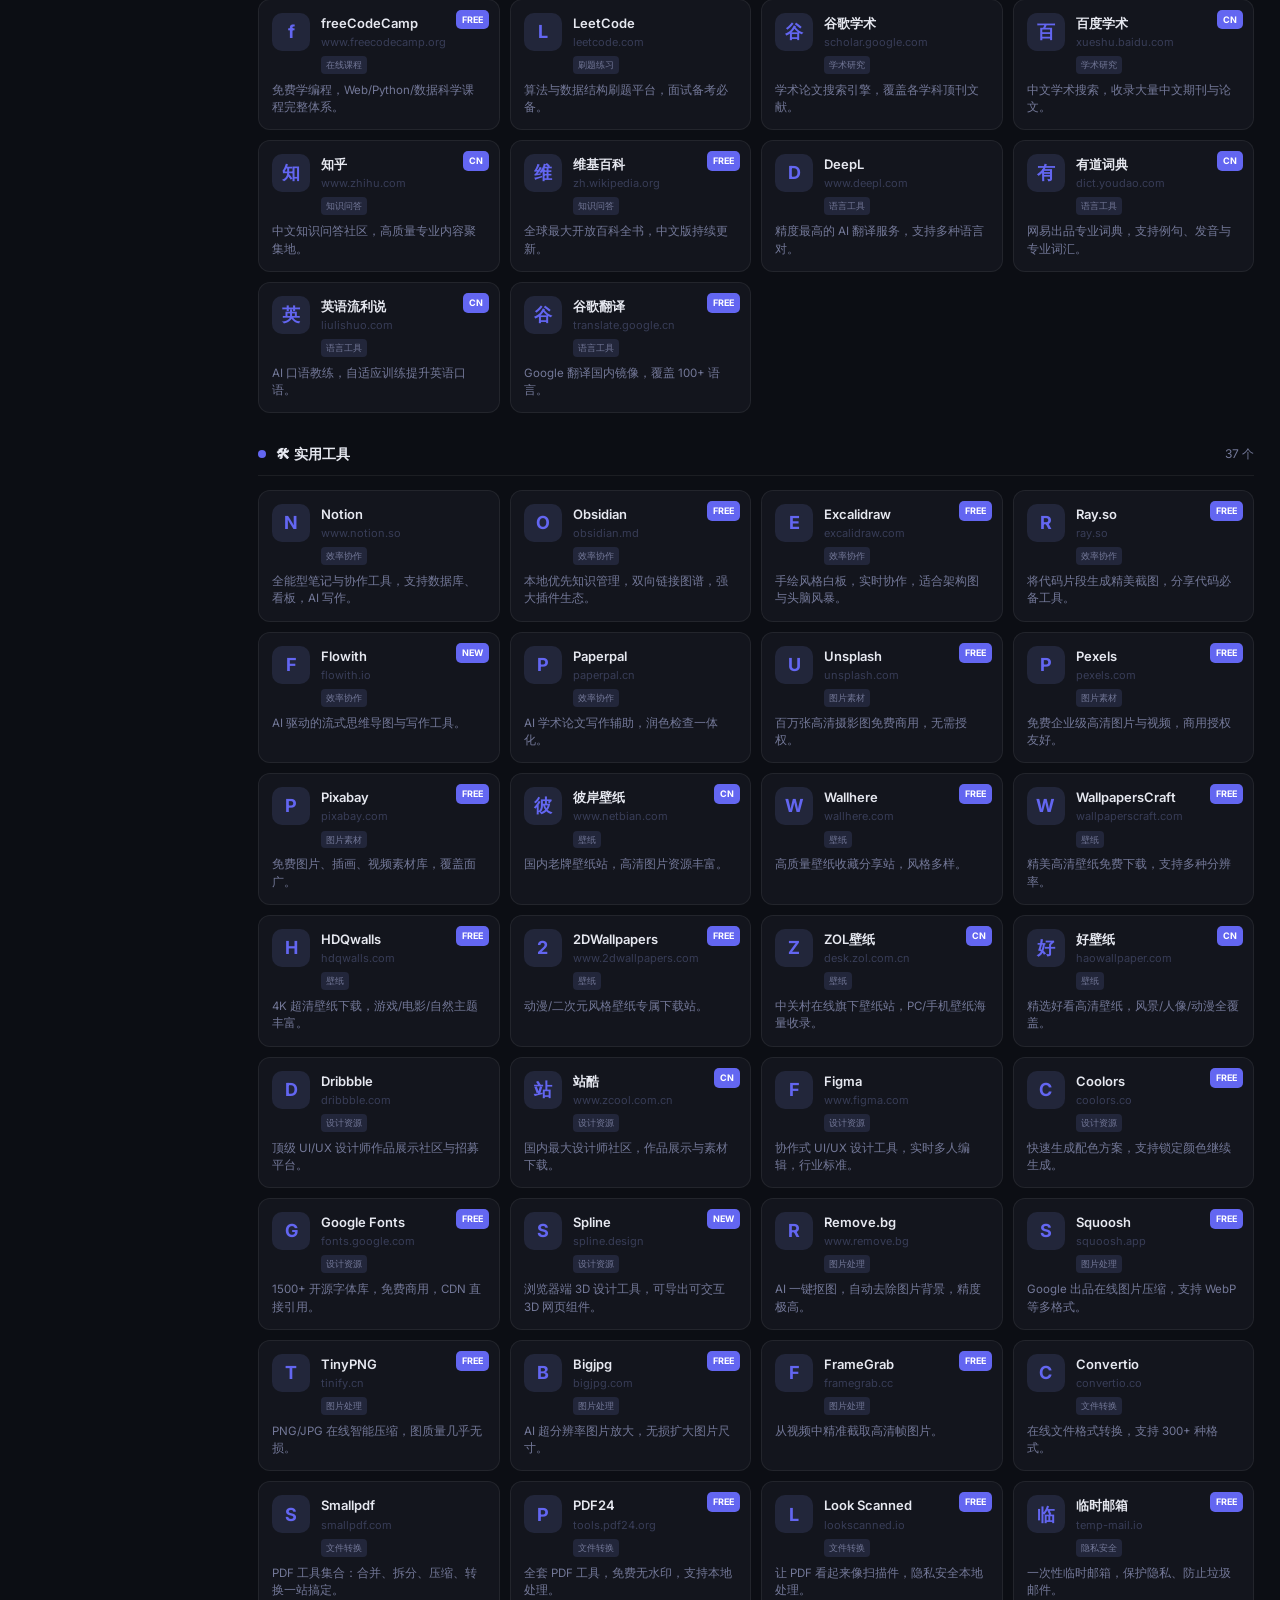
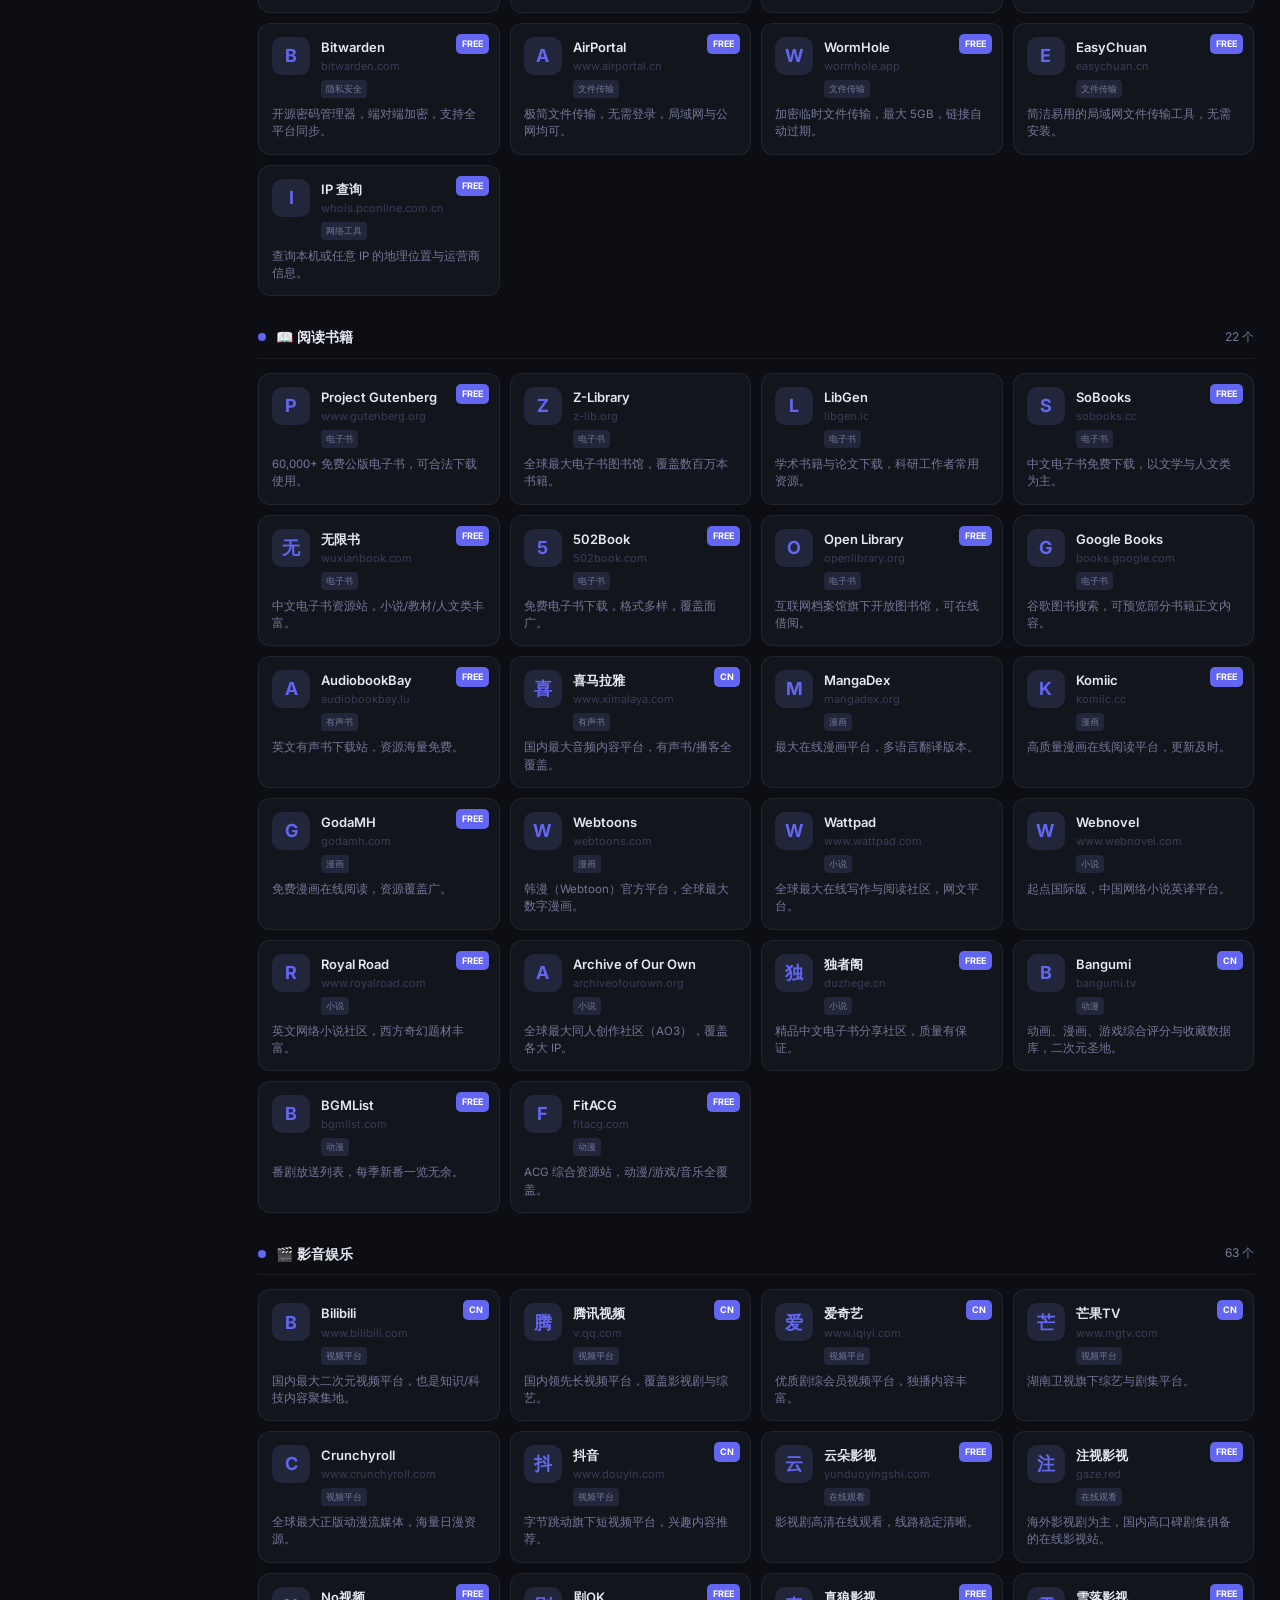
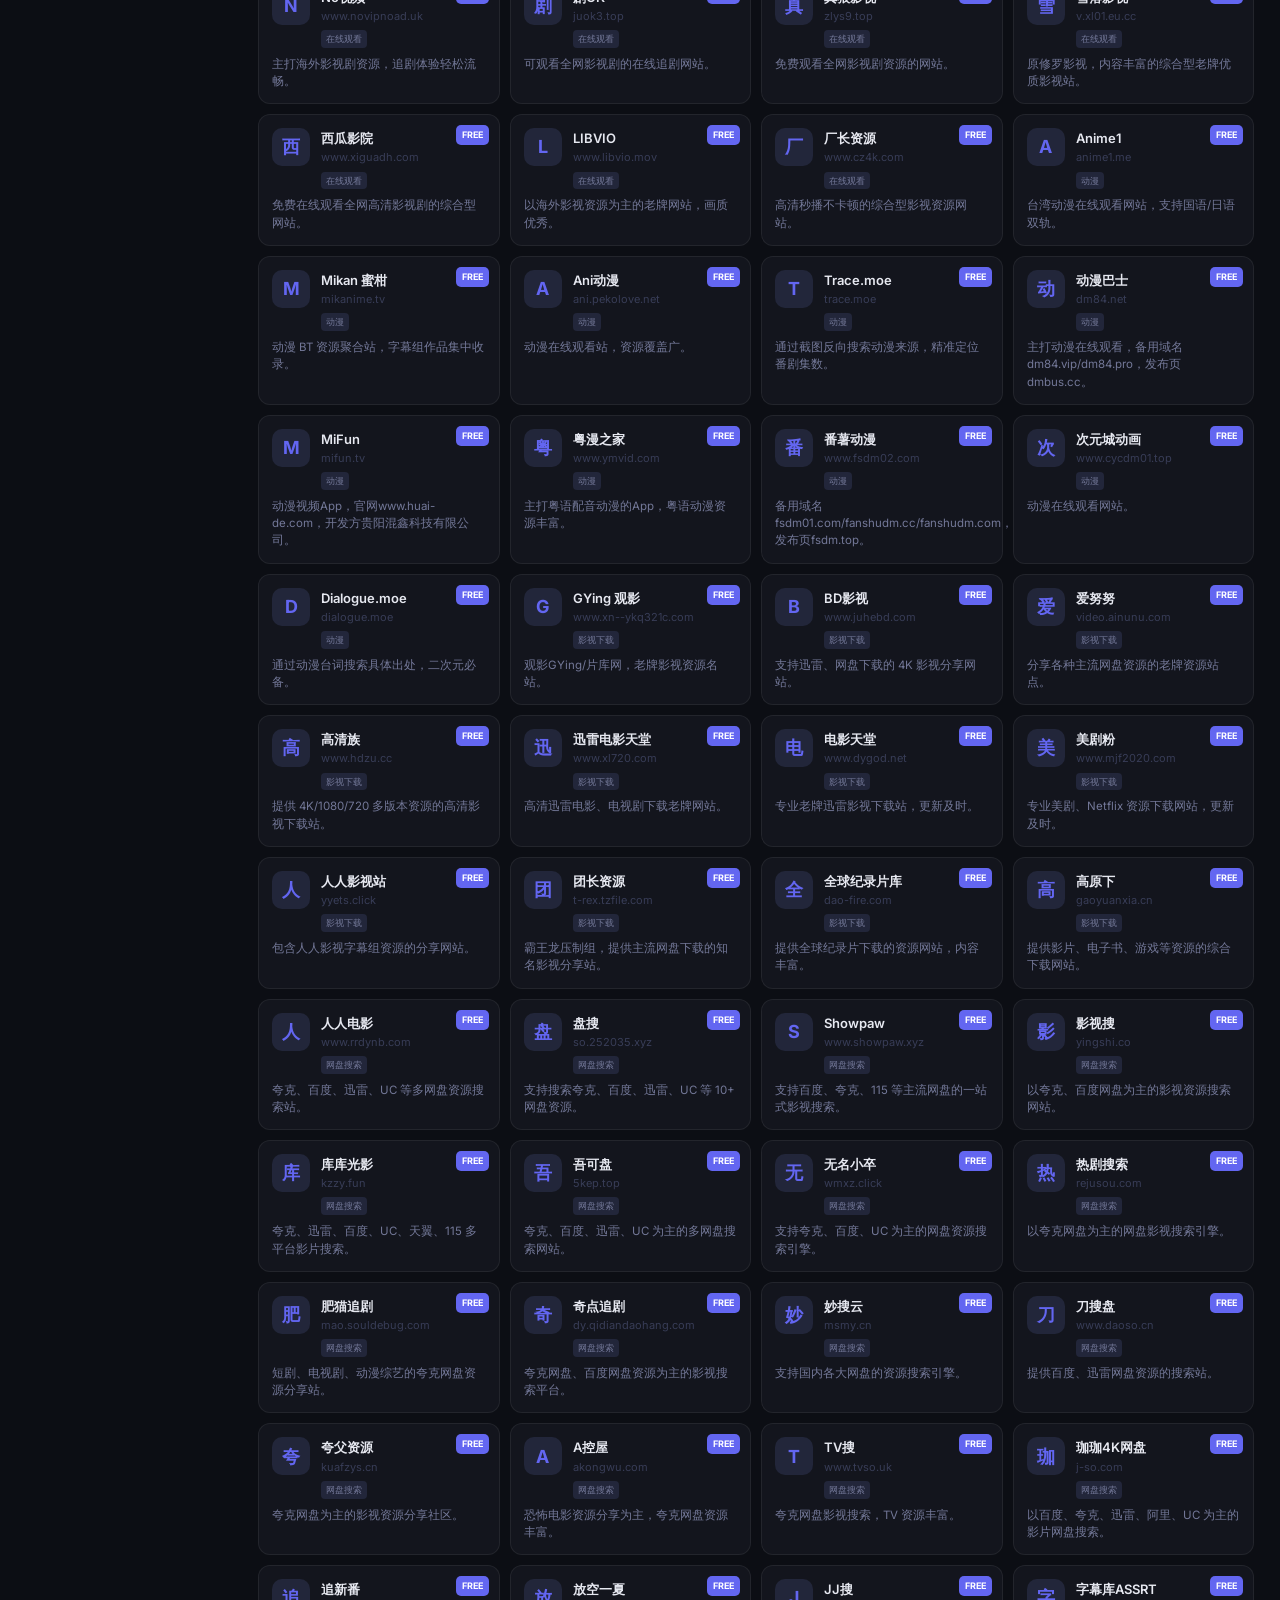
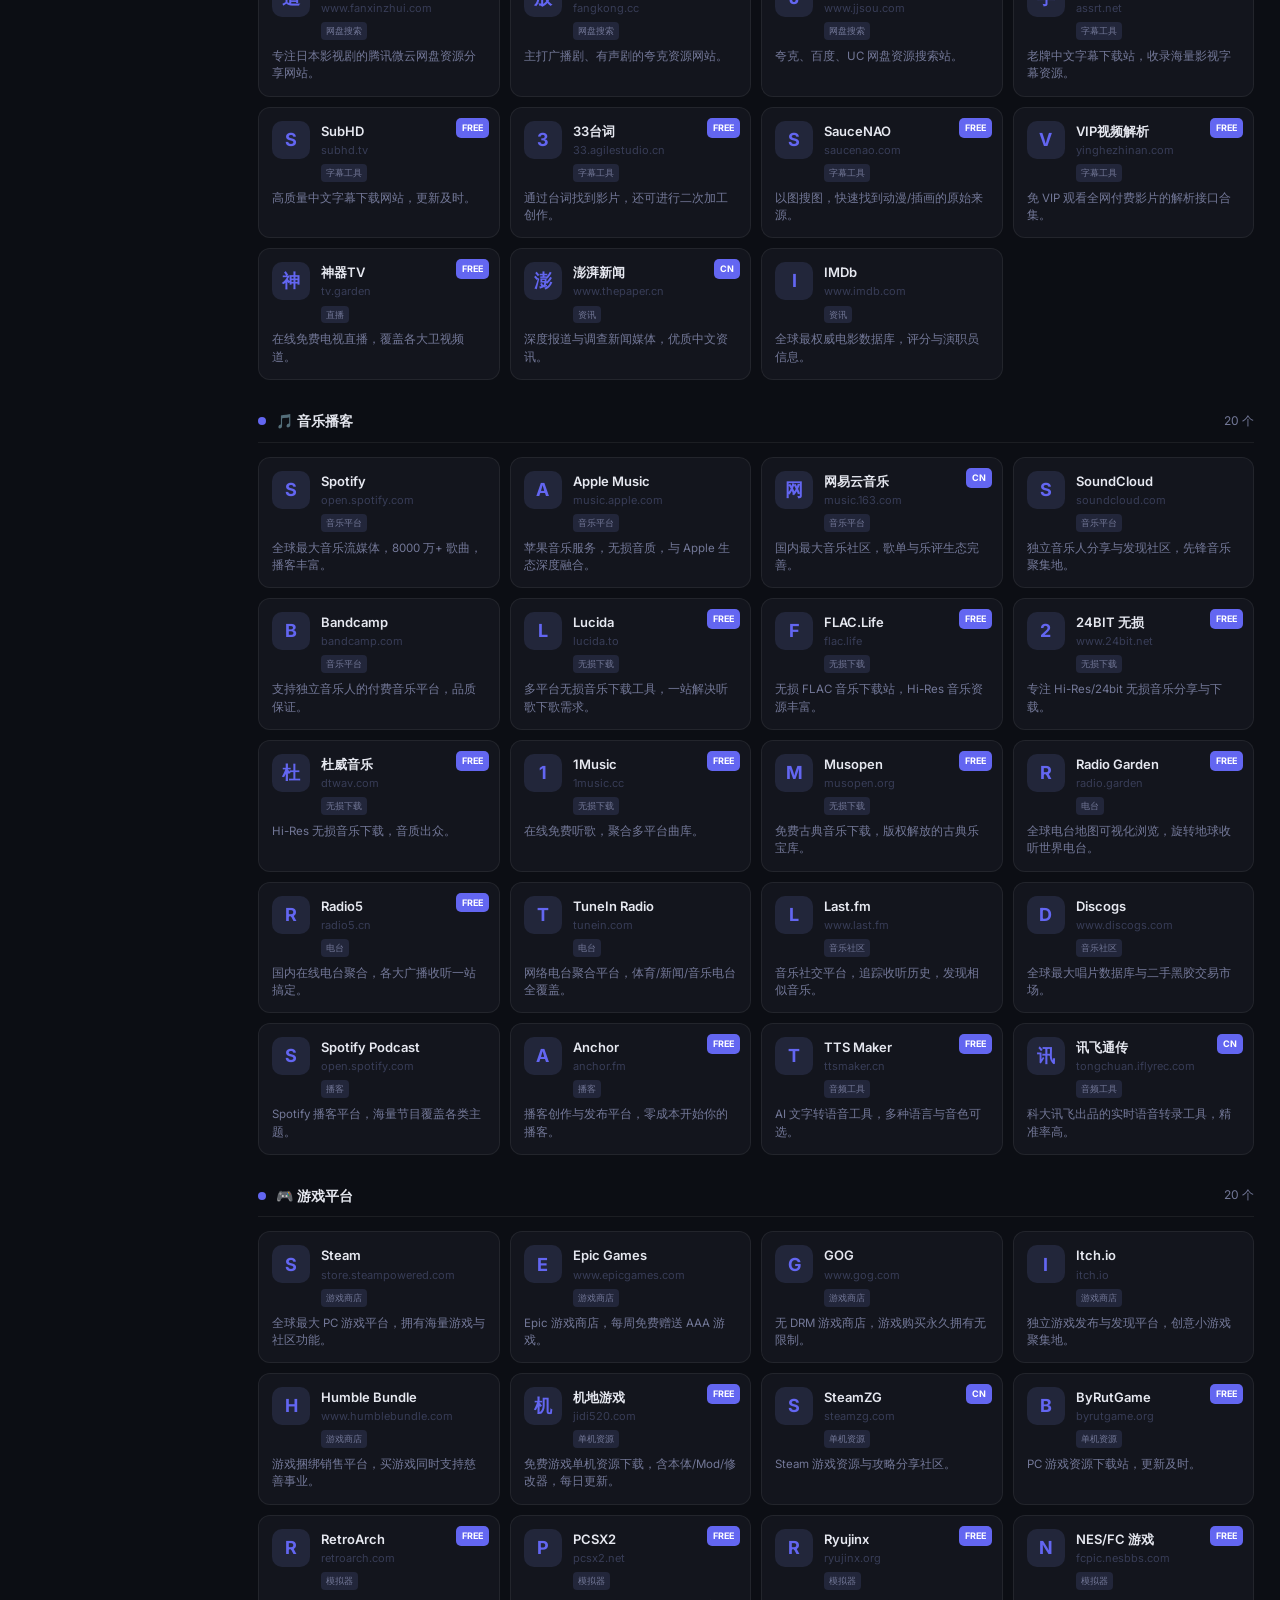
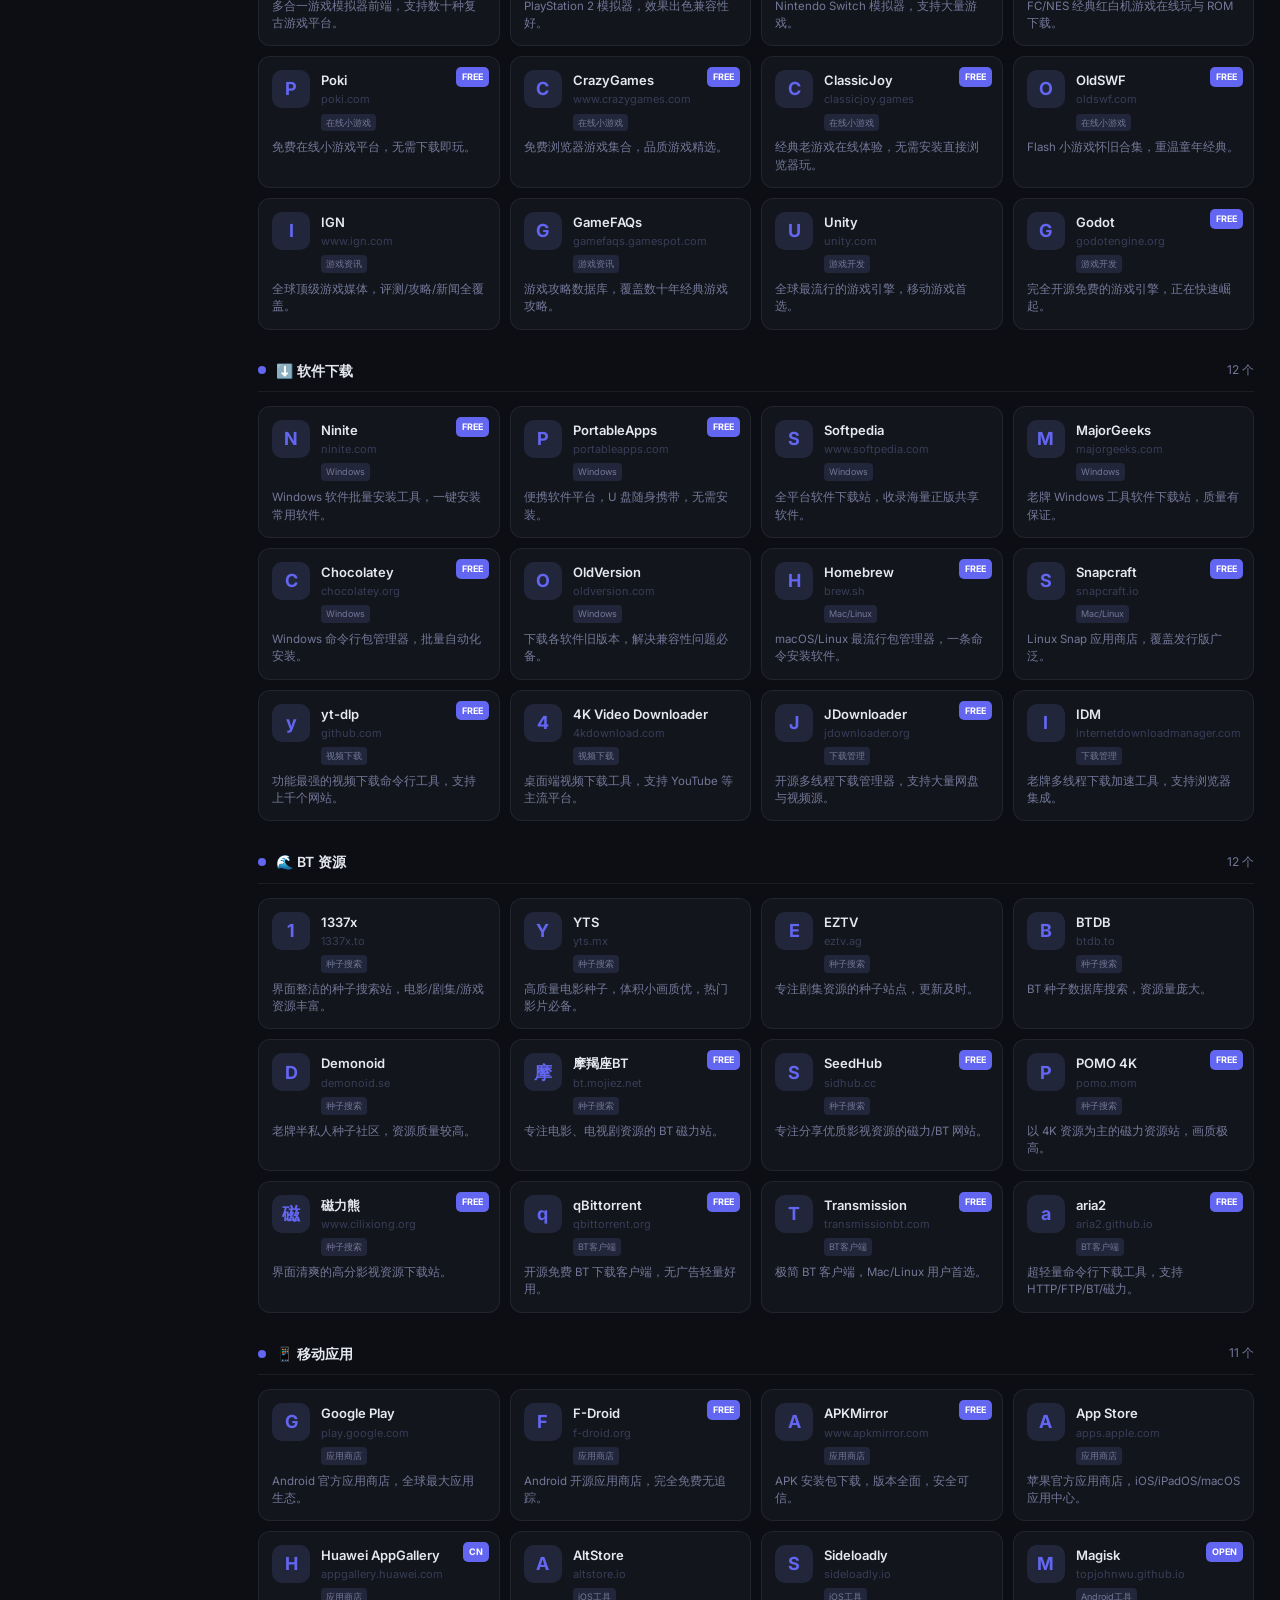
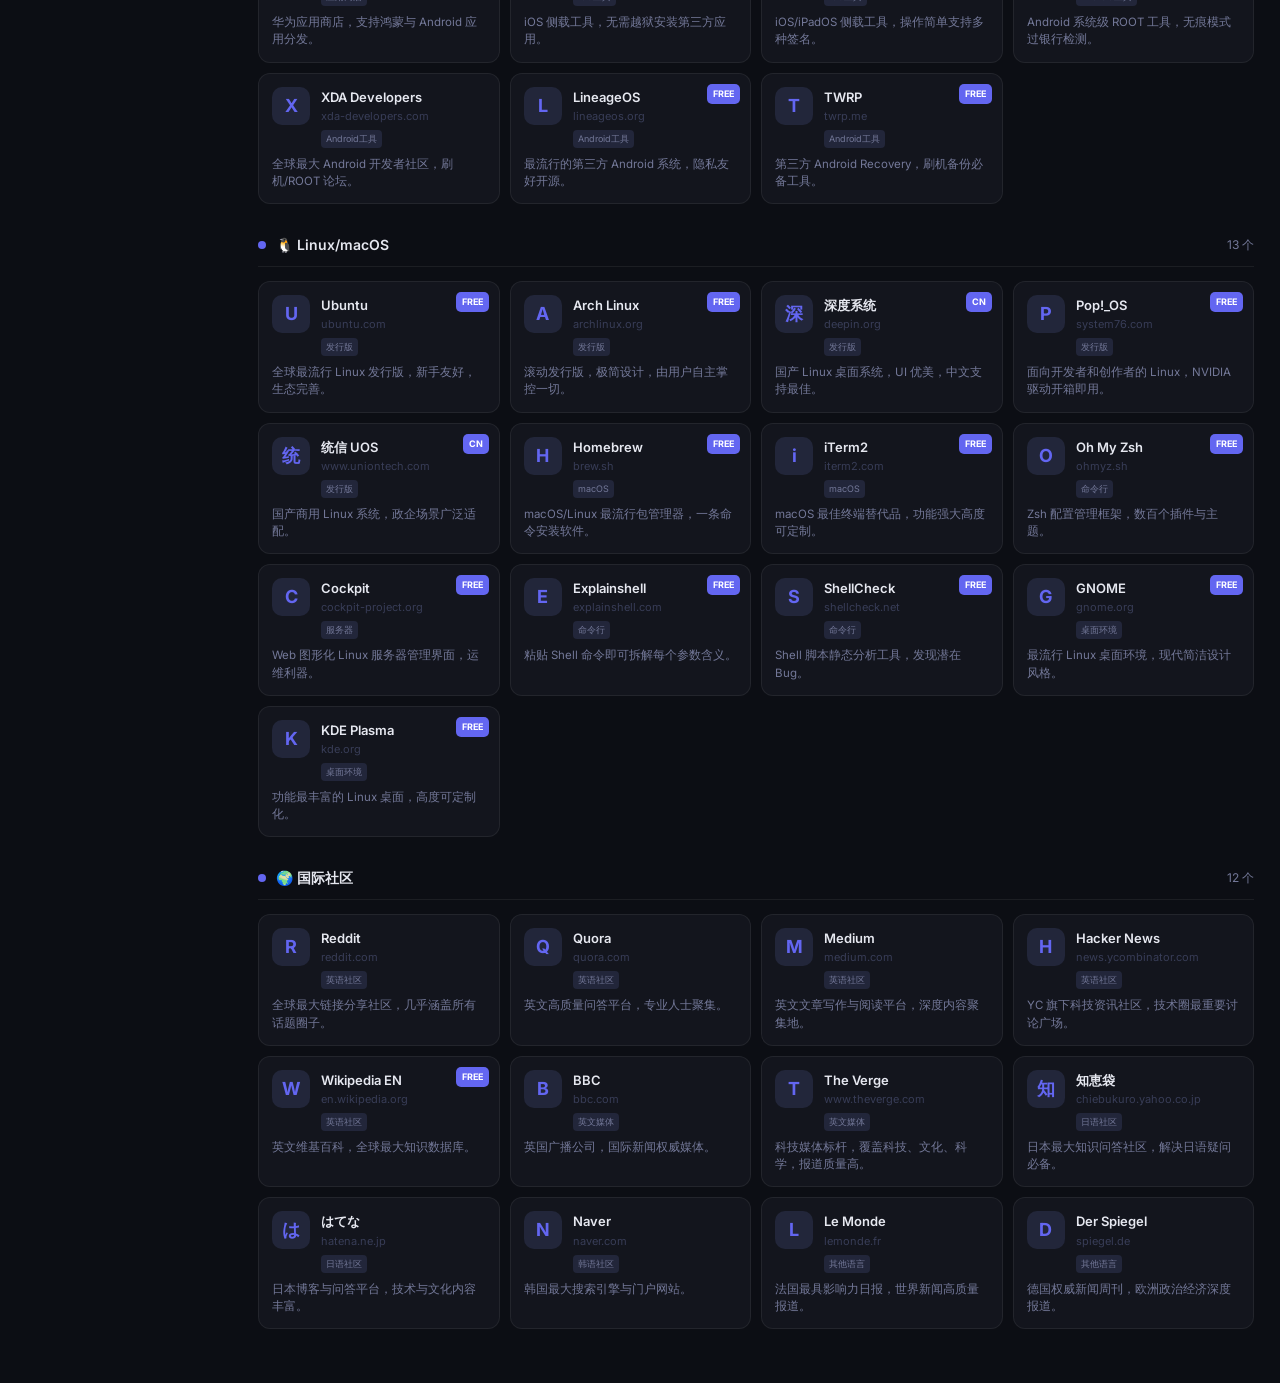
<file: flux.html>
<!DOCTYPE html>
<html lang="zh-CN" data-theme="dark">
<head>
<meta charset="UTF-8">
<meta name="viewport" content="width=device-width,initial-scale=1.0">
<title>Flux · 导航中心</title>
<link rel="icon" href="[data-uri]">
<link href="https://fonts.googleapis.com/css2?family=Inter:wght@400;500;600;700;800&display=swap" rel="stylesheet">
<style>
:root{--a1:#6366f1;--a1-soft:rgba(99,102,241,.12);--a1-glow:rgba(99,102,241,.25);--a2:#8b5cf6;--a3:#34d399;--a4:#fb923c;--a5:#f472b6;--a6:#38bdf8;--a7:#facc15;--bg:#0c0e14;--surface:#13151d;--surface2:#1a1d27;--surface3:#22263a;--border:rgba(255,255,255,.065);--border-h:rgba(255,255,255,.13);--text:#e6e8f0;--text-m:#737898;--text-d:#383d57;--shadow:0 8px 32px rgba(0,0,0,.5);--shadow-sm:0 2px 8px rgba(0,0,0,.3)}
[data-theme="light"]{--bg:#f6f7fb;--surface:#fff;--surface2:#f0f1f8;--surface3:#e7e9f4;--border:rgba(60,65,120,.08);--border-h:rgba(60,65,120,.15);--text:#1c1e30;--text-m:#5c6080;--text-d:#adb2cc}
*{margin:0;padding:0;box-sizing:border-box}
body{font-family:'Inter',-apple-system,sans-serif;background:var(--bg);color:var(--text);min-height:100vh;line-height:1.55;-webkit-font-smoothing:antialiased;transition:background .3s,color .3s}
::-webkit-scrollbar{width:5px}::-webkit-scrollbar-thumb{background:var(--border-h);border-radius:3px}
.bg{position:fixed;inset:0;overflow:hidden;pointer-events:none;z-index:0}
.bg::before{content:'';position:absolute;inset:0;background:radial-gradient(ellipse 80% 60% at 10% 10%, rgba(99,102,241,.12) 0%, transparent 60%),radial-gradient(ellipse 60% 50% at 90% 50%, rgba(139,92,246,.08) 0%, transparent 55%),radial-gradient(ellipse 70% 50% at 50% 90%, rgba(52,211,153,.05) 0%, transparent 50%)}
.shell{display:flex;min-height:100vh;position:relative;z-index:1}
.sidebar{width:232px;height:100vh;position:fixed;left:0;top:0;background:var(--surface);border-right:1px solid var(--border);display:flex;flex-direction:column;transition:background .3s}
.logo{padding:18px 16px;border-bottom:1px solid var(--border);display:flex;align-items:center;gap:12px}
.logo-icon{width:42px;height:42px;background:linear-gradient(135deg,var(--a1),var(--a2));border-radius:11px;display:flex;align-items:center;justify-content:center;box-shadow:0 3px 14px var(--a1-glow);position:relative;overflow:hidden}
.logo-icon::before{content:'';position:absolute;inset:0;background:linear-gradient(135deg,rgba(255,255,255,.22),transparent 55%)}
.logo-icon svg{width:22px;height:22px;position:relative;z-index:1}
.logo-title{font-size:16px;font-weight:800;letter-spacing:-.5px;color:var(--text)}
.logo-ver{font-size:9px;color:var(--text-d);margin-top:2px}
.nav-wrap{flex:1;padding:10px 8px;overflow-y:auto}
.nav-group-label{font-size:9.5px;font-weight:700;letter-spacing:.14em;text-transform:uppercase;color:var(--text-d);padding:0 10px;margin:14px 0 4px}
.nav-item{display:flex;align-items:center;gap:9px;padding:8px 10px;margin-bottom:2px;border-radius:9px;cursor:pointer;color:var(--text-m);font-size:12.5px;transition:all .14s;border:none;background:none;width:100%;text-align:left}
.nav-item:hover{background:var(--surface2);color:var(--text)}
.nav-item.active{background:var(--a1-soft);color:var(--a1);font-weight:600;box-shadow:inset 2px 0 0 var(--a1)}
.nav-icon{font-size:14px;width:20px;text-align:center}
.nav-count{margin-left:auto;font-size:9px;color:var(--text-d);background:var(--surface3);padding:1px 6px;border-radius:4px}
.nav-item.active .nav-count{background:rgba(99,102,241,.16);color:var(--a1)}
.sidebar-foot{padding:10px 8px;border-top:1px solid var(--border);display:flex;gap:4px}
.sfoot-btn{flex:1;display:flex;align-items:center;justify-content:center;gap:5px;padding:9px;border-radius:9px;border:none;background:none;color:var(--text-m);font-size:11px;transition:all .14s}
.sfoot-btn:hover{background:var(--surface2);color:var(--text)}
.main{flex:1;margin-left:232px}
.topbar{position:sticky;top:0;z-index:100;background:rgba(12,14,20,.88);backdrop-filter:blur(20px);border-bottom:1px solid var(--border);padding:12px 26px;display:flex;align-items:center;gap:14px}
[data-theme="light"] .topbar{background:rgba(246,247,251,.93)}
.search-wrap{flex:1;max-width:500px;display:flex;align-items:center;gap:10px;background:var(--surface);border:1px solid var(--border);border-radius:11px;padding:0 14px;transition:border-color .2s,box-shadow .2s}
.search-wrap:focus-within{border-color:var(--a1);box-shadow:0 0 0 3px var(--a1-soft)}
.search-wrap input{flex:1;padding:10px 0;font-size:13px;background:none;border:none;outline:none;color:var(--text)}
.search-wrap input::placeholder{color:var(--text-d)}
.view-toggle{display:flex;gap:4px}
.view-btn{padding:8px 13px;font-size:12px;background:var(--surface);border:1px solid var(--border);border-radius:8px;color:var(--text-m);transition:all .15s}
.view-btn:hover{background:var(--surface2);color:var(--text)}
.view-btn.active{background:var(--a1-soft);border-color:var(--a1);color:var(--a1)}
.stats-bar{display:flex;align-items:center;gap:28px;padding:20px 26px;border-bottom:1px solid var(--border)}
.stat{display:flex;align-items:baseline;gap:5px}
.stat-n{font-size:22px;font-weight:700;color:var(--a1)}
.stat-l{font-size:12px;color:var(--text-m)}
.content{padding:24px 26px}
.section{margin-bottom:30px}
.sec-hd{display:flex;align-items:center;gap:10px;margin-bottom:14px;padding-bottom:10px;border-bottom:1px solid var(--border)}
.sec-dot{width:8px;height:8px;border-radius:50%;background:var(--a1)}
.sec-title{font-size:14px;font-weight:600}
.sec-count{margin-left:auto;font-size:12px;color:var(--text-m)}
.cards{display:grid;grid-template-columns:repeat(auto-fill,minmax(230px,1fr));gap:10px}
.cards.list-view{grid-template-columns:1fr}
.card{background:var(--surface);border:1px solid var(--border);border-radius:12px;padding:13px;display:flex;flex-direction:column;gap:8px;text-decoration:none;color:inherit;transition:all .2s;position:relative}
.card:hover{background:var(--surface2);border-color:var(--border-h);transform:translateY(-2px);box-shadow:var(--shadow-sm)}
.card-top{display:flex;gap:11px;align-items:flex-start}
.card-ico{width:38px;height:38px;flex-shrink:0;border-radius:10px;background:var(--surface3);display:flex;align-items:center;justify-content:center;font-size:18px;font-weight:700;color:var(--a1);overflow:hidden}
.card-ico img{width:100%;height:100%;object-fit:cover;border-radius:inherit}
.card-meta{flex:1;min-width:0}
.card-name{font-size:13px;font-weight:600;white-space:nowrap;overflow:hidden;text-overflow:ellipsis}
.card-host{font-size:11px;color:var(--text-d);margin-top:1px}
.card-tags-row{display:flex;flex-wrap:wrap;gap:3px;margin-top:5px}
.ctag{font-size:9px;padding:2px 5px;background:var(--surface3);color:var(--text-m);border-radius:4px}
.card-badge{position:absolute;top:10px;right:10px;font-size:9px;font-weight:700;padding:3px 6px;border-radius:5px;background:var(--a1);color:#fff}
.fav-btn{position:absolute;top:10px;right:10px;background:none;border:none;font-size:14px;color:var(--text-d);cursor:pointer;opacity:0;transition:opacity .15s}
.card:hover .fav-btn{opacity:1}
.fav-btn.active{opacity:1;color:var(--a7)}
.card-desc{font-size:11.5px;color:var(--text-m);line-height:1.5}
.empty{text-align:center;padding:48px 20px;color:var(--text-m);font-size:13px}
.btt{position:fixed;bottom:24px;right:24px;width:42px;height:42px;background:var(--surface);border:1px solid var(--border);border-radius:12px;color:var(--text-m);font-size:18px;cursor:pointer;opacity:0;transition:all .2s;z-index:90}
.btt.show{opacity:1}
.btt:hover{background:var(--surface2);color:var(--text)}
.editor-modal{position:fixed;inset:0;z-index:500;background:rgba(0,0,0,.6);display:none;align-items:center;justify-content:center;backdrop-filter:blur(8px)}
.editor-modal.open{display:flex}
.editor-box{width:90%;max-width:480px;max-height:90vh;overflow-y:auto;background:var(--surface);border:1px solid var(--border);border-radius:16px;box-shadow:var(--shadow);animation:modalIn .25s ease}
@keyframes modalIn{from{opacity:0;transform:scale(.96) translateY(10px)}to{opacity:1;transform:scale(1) translateY(0)}}
.editor-header{display:flex;align-items:center;justify-content:space-between;padding:16px 20px;border-bottom:1px solid var(--border)}
.editor-title{font-size:15px;font-weight:600}
.editor-close{width:30px;height:30px;display:flex;align-items:center;justify-content:center;background:var(--surface2);border:none;border-radius:8px;color:var(--text-m);font-size:14px}
.editor-close:hover{background:var(--surface3);color:var(--text)}
.editor-body{padding:18px 20px}
.editor-row{margin-bottom:12px}
.editor-row label,.editor-label{display:block;font-size:12px;color:var(--text-m);margin-bottom:5px;font-weight:500}
.editor-row input,.editor-row select{width:100%;padding:9px 12px;font-size:13px;background:var(--surface2);border:1px solid var(--border);border-radius:8px;color:var(--text);outline:none;transition:border-color .2s}
.editor-row input:focus,.editor-row select:focus{border-color:var(--a1);box-shadow:0 0 0 3px var(--a1-soft)}
.editor-actions{display:flex;gap:8px;margin-top:18px}
.editor-btn{flex:1;padding:9px;font-size:12px;font-weight:500;border-radius:9px;border:none;transition:all .15s;background:var(--surface2);color:var(--text)}
.editor-btn:hover{background:var(--surface3)}
.editor-btn.primary{background:var(--a1);color:#fff}
.editor-btn.primary:hover{background:var(--a2)}
.editor-btn.danger{background:rgba(248,113,113,.15);color:#F87171}
.ie-block{margin-top:18px;padding-top:14px;border-top:1px solid var(--border)}
.ie-btns{display:flex;gap:8px}
@media(max-width:900px){.sidebar{width:68px}.logo-wordmark,.nav-item span:not(.nav-icon),.nav-count,.sfoot-btn span:last-child{display:none}.nav-item{justify-content:center;padding:12px}.main{margin-left:68px}.logo{padding:16px 12px;justify-content:center}.logo-icon{margin:0}}
@media(max-width:600px){.sidebar{display:none}.main{margin-left:0}.topbar{padding:10px 14px}.content{padding:14px}.cards{grid-template-columns:repeat(auto-fill,minmax(150px,1fr));gap:8px}.stats-bar{padding:14px;gap:20px}}
@media(prefers-reduced-motion:reduce){*,*::before,*::after{animation-duration:.01ms!important;transition-duration:.01ms!important}}
</style>
</head>
<body>
<div class="bg"></div>
<div class="shell">
<aside class="sidebar">
<div class="logo"><div class="logo-icon"><svg viewBox="0 0 40 40" fill="none"><defs><linearGradient id="g" x1="0" y1="0" x2="40" y2="40"><stop offset="0" stop-color="#6366f1"/><stop offset="1" stop-color="#ec4899"/></linearGradient></defs><rect width="40" height="40" rx="12" fill="url(#g)"/><path d="M20 8L30 28L20 22L10 28L20 8Z" fill="white" stroke="white" stroke-width="1.5" stroke-linejoin="round"/><circle cx="20" cy="32" r="2.5" fill="white"/></svg></div><div class="logo-wordmark"><div class="logo-title">Flux</div><div class="logo-ver">NAVIGATION · v4</div></div></div>
<nav class="nav-wrap" id="navWrap"></nav>
<div class="sidebar-foot"><button class="sfoot-btn" id="themeBtn" onclick="toggleTheme()"><span>🌙</span><span>主题</span></button><button class="sfoot-btn" onclick="toggleEditor()"><span>⚙️</span><span>管理</span></button></div>
</aside>
<div class="main">
<div class="topbar"><div class="search-wrap"><span>🔍</span><input id="searchInput" type="text" placeholder="搜索名称、描述、标签或网址…" oninput="doSearch(this.value)"></div><div class="view-toggle"><button class="view-btn active" id="vgrid" onclick="setView('grid')">⊞ 网格</button><button class="view-btn" id="vlist" onclick="setView('list')">☰ 列表</button></div></div>
<button class="btt" id="btt" onclick="window.scrollTo({top:0,behavior:'smooth'})">↑</button>
<div class="stats-bar"><div class="stat"><span class="stat-n" id="totalNum">—</span><span class="stat-l">收录站点</span></div><div class="stat"><span class="stat-n">13</span><span class="stat-l">分类</span></div><div class="stat"><span class="stat-n" id="favCount">0</span><span class="stat-l">已收藏</span></div></div>
<div class="content" id="content"></div>
</div>
</div>
<div class="editor-modal" id="editorModal"><div class="editor-box"><div class="editor-header"><span class="editor-title">⚙️ 站点管理</span><button class="editor-close" onclick="toggleEditor()">✕</button></div><div class="editor-body"><div class="editor-row"><label>网站名称</label><input id="editName" placeholder="输入名称"></div><div class="editor-row"><label>网址 URL</label><input id="editUrl" placeholder="https://"></div><div class="editor-row"><label>分类</label><select id="editCat"></select></div><div class="editor-row"><label>描述</label><input id="editDesc" placeholder="简要描述"></div><div class="editor-row"><label>标签（逗号分隔）</label><input id="editTags" placeholder="标签1,标签2"></div><div class="editor-row"><label>徽章</label><select id="editBadge"><option value="">无</option><option value="hot">HOT</option><option value="new">NEW</option><option value="free">FREE</option><option value="cn">中文</option><option value="open">开源</option></select></div><div class="editor-actions"><button class="editor-btn" onclick="addSite()">➕ 添加</button><button class="editor-btn primary" onclick="saveSite()">💾 保存</button><button class="editor-btn danger" onclick="deleteSite()">🗑 删除</button></div><div class="ie-block"><div class="editor-label">📦 数据管理</div><div class="ie-btns"><button class="editor-btn" onclick="exportData()" style="flex:1">⬇️ 导出</button><button class="editor-btn" onclick="document.getElementById('importFile').click()" style="flex:1">⬆️ 导入</button></div><input type="file" id="importFile" accept=".json" style="display:none" onchange="importData(this)"></div></div></div></div>
<script>
const SITES=[
// ── AI ──────────────────────────────────────────────────
{cat:'ai',name:'ChatGPT',url:'https://chat.openai.com',desc:'OpenAI 出品，GPT-4o 驱动，写作/编程/分析全能。',badge:'hot',tags:['对话AI']},
{cat:'ai',name:'Claude',url:'https://claude.ai',desc:'Anthropic 出品，逻辑严谨，擅长长文与文件分析。',badge:'hot',tags:['对话AI']},
{cat:'ai',name:'Gemini',url:'https://gemini.google.com',desc:'Google 多模态 AI，深度整合搜索与 Workspace 生态。',tags:['对话AI']},
{cat:'ai',name:'Perplexity',url:'https://www.perplexity.ai',desc:'AI 搜索引擎，实时联网并附来源引用。',badge:'new',tags:['AI搜索']},
{cat:'ai',name:'豆包',url:'https://www.doubao.com/chat/',desc:'字节跳动出品的 AI 对话助手，中文体验优秀。',badge:'cn',tags:['对话AI']},
{cat:'ai',name:'Midjourney',url:'https://www.midjourney.com',desc:'顶级 AI 图像生成，艺术风格出众，支持 Web 端。',tags:['AI绘图']},
{cat:'ai',name:'Suno',url:'https://suno.com',desc:'AI 音乐生成，输入描述即可生成完整歌曲。',badge:'new',tags:['AI创作']},
{cat:'ai',name:'Runway',url:'https://runwayml.com',desc:'AI 视频生成与编辑平台，Gen-3 支持文字/图片转视频。',tags:['AI创作']},
{cat:'ai',name:'Hugging Face',url:'https://huggingface.co',desc:'机器学习模型与数据集托管平台，开源 AI 核心社区。',tags:['开发平台']},
{cat:'ai',name:'OpenAI Platform',url:'https://platform.openai.com',desc:'OpenAI API 控制台，接入 GPT-4o 等模型构建应用。',tags:['开发平台']},
{cat:'ai',name:'Google AI Studio',url:'https://aistudio.google.com',desc:'Google Gemini API 调试与原型工具，免费额度高。',tags:['开发平台']},
{cat:'ai',name:'Claude API',url:'https://console.anthropic.com',desc:'Anthropic API 控制台，Claude 模型测试与调用。',tags:['开发平台']},
{cat:'ai',name:'Papers with Code',url:'https://paperswithcode.com',desc:'最新 AI 论文与开源代码一站式查阅。',tags:['研究资源']},
{cat:'ai',name:'ML Mastery',url:'https://machinelearningmastery.com',desc:'ML 实战教程网站，从入门到进阶学习。',tags:['研究资源']},

// ── DEV ─────────────────────────────────────────────────
{cat:'dev',name:'GitHub',url:'https://github.com',desc:'全球最大代码托管与开源协作平台，Copilot AI 辅助编程。',tags:['代码托管']},
{cat:'dev',name:'GitLab',url:'https://gitlab.com',desc:'企业级 DevOps 平台，支持私有部署与 CI/CD 流水线。',tags:['代码托管']},
{cat:'dev',name:'Gitee 码云',url:'https://gitee.com',desc:'国内主流代码托管平台，速度快，对中文友好。',badge:'cn',tags:['代码托管']},
{cat:'dev',name:'Stack Overflow',url:'https://stackoverflow.com',desc:'程序员问答社区，几乎所有技术问题都有解答。',tags:['社区问答']},
{cat:'dev',name:'掘金',url:'https://juejin.cn',desc:'面向开发者的技术社区，前端/后端/AI 内容丰富。',badge:'cn',tags:['社区问答']},
{cat:'dev',name:'MDN Web Docs',url:'https://developer.mozilla.org',desc:'HTML/CSS/JS 权威参考文档，前端必备手册。',tags:['文档参考']},
{cat:'dev',name:'菜鸟教程',url:'https://runoob.com',desc:'全中文编程入门教程，覆盖几乎所有主流语言。',badge:'cn',tags:['学习教程']},
{cat:'dev',name:'极客时间',url:'https://jikeshijian.cn',desc:'付费技术专栏平台，大厂工程师出品，质量高。',badge:'cn',tags:['学习教程']},
{cat:'dev',name:'Vercel',url:'https://vercel.com',desc:'前端云部署平台，Git 推送自动部署，Next.js 官方支持。',tags:['部署运维']},
{cat:'dev',name:'Cloudflare',url:'https://www.cloudflare.com',desc:'CDN、DNS、安全与边缘计算平台，免费套餐极具价值。',tags:['部署运维']},
{cat:'dev',name:'CodePen',url:'https://codepen.io',desc:'在线 HTML/CSS/JS 编辑器，前端灵感分享社区。',badge:'free',tags:['在线工具']},
{cat:'dev',name:'JSON 格式化',url:'https://www.json.cn',desc:'在线 JSON 格式化、压缩、校验工具。',badge:'free',tags:['在线工具']},
{cat:'dev',name:'在线 GDB',url:'https://www.onlinegdb.com',desc:'多语言在线代码编辑与运行调试环境。',badge:'free',tags:['在线工具']},
{cat:'dev',name:'roadmap.sh',url:'https://roadmap.sh',desc:'前端/后端/DevOps 等方向可视化学习路线图。',badge:'free',tags:['学习教程']},
{cat:'dev',name:'OSCHINA',url:'https://www.oschina.net',desc:'中文开源社区，发现国内开源项目与资讯。',badge:'cn',tags:['社区问答']},
{cat:'dev',name:'npm',url:'https://www.npmjs.com',desc:'Node.js 包管理中心，搜索查询 200 万+ JS 包。',tags:['文档参考']},

// ── EDUCATION ───────────────────────────────────────────
{cat:'edu',name:'中国大学MOOC',url:'https://www.icourse163.org',desc:'顶尖高校精品课程在线平台，国家级认证证书。',badge:'cn',tags:['在线课程']},
{cat:'edu',name:'Coursera',url:'https://www.coursera.org',desc:'与全球顶尖大学合作的国际在线课程，部分可免费审计。',tags:['在线课程']},
{cat:'edu',name:'edX',url:'https://www.edx.org',desc:'MIT、哈佛等名校开放课程，提供认证证书。',tags:['在线课程']},
{cat:'edu',name:'Khan Academy',url:'https://www.khanacademy.org',desc:'免费优质基础学科辅导，从小学到大学全覆盖。',badge:'free',tags:['在线课程']},
{cat:'edu',name:'freeCodeCamp',url:'https://www.freecodecamp.org',desc:'免费学编程，Web/Python/数据科学课程完整体系。',badge:'free',tags:['在线课程']},
{cat:'edu',name:'LeetCode',url:'https://leetcode.com',desc:'算法与数据结构刷题平台，面试备考必备。',tags:['刷题练习']},
{cat:'edu',name:'谷歌学术',url:'https://scholar.google.com',desc:'学术论文搜索引擎，覆盖各学科顶刊文献。',tags:['学术研究']},
{cat:'edu',name:'百度学术',url:'https://xueshu.baidu.com',desc:'中文学术搜索，收录大量中文期刊与论文。',badge:'cn',tags:['学术研究']},
{cat:'edu',name:'知乎',url:'https://www.zhihu.com',desc:'中文知识问答社区，高质量专业内容聚集地。',badge:'cn',tags:['知识问答']},
{cat:'edu',name:'维基百科',url:'https://zh.wikipedia.org',desc:'全球最大开放百科全书，中文版持续更新。',badge:'free',tags:['知识问答']},
{cat:'edu',name:'DeepL',url:'https://www.deepl.com/zh/translator',desc:'精度最高的 AI 翻译服务，支持多种语言对。',tags:['语言工具']},
{cat:'edu',name:'有道词典',url:'https://dict.youdao.com',desc:'网易出品专业词典，支持例句、发音与专业词汇。',badge:'cn',tags:['语言工具']},
{cat:'edu',name:'英语流利说',url:'https://liulishuo.com',desc:'AI 口语教练，自适应训练提升英语口语。',badge:'cn',tags:['语言工具']},
{cat:'edu',name:'谷歌翻译',url:'https://translate.google.cn',desc:'Google 翻译国内镜像，覆盖 100+ 语言。',badge:'free',tags:['语言工具']},

// ── TOOLS ───────────────────────────────────────────────
{cat:'tools',name:'Notion',url:'https://www.notion.so',desc:'全能型笔记与协作工具，支持数据库、看板，AI 写作。',tags:['效率协作']},
{cat:'tools',name:'Obsidian',url:'https://obsidian.md',desc:'本地优先知识管理，双向链接图谱，强大插件生态。',badge:'free',tags:['效率协作']},
{cat:'tools',name:'Excalidraw',url:'https://excalidraw.com',desc:'手绘风格白板，实时协作，适合架构图与头脑风暴。',badge:'free',tags:['效率协作']},
{cat:'tools',name:'Ray.so',url:'https://ray.so',desc:'将代码片段生成精美截图，分享代码必备工具。',badge:'free',tags:['效率协作']},
{cat:'tools',name:'Flowith',url:'https://flowith.io/',desc:'AI 驱动的流式思维导图与写作工具。',badge:'new',tags:['效率协作']},
{cat:'tools',name:'Paperpal',url:'https://paperpal.cn/',desc:'AI 学术论文写作辅助，润色检查一体化。',tags:['效率协作']},
{cat:'tools',name:'Unsplash',url:'https://unsplash.com',desc:'百万张高清摄影图免费商用，无需授权。',badge:'free',tags:['图片素材']},
{cat:'tools',name:'Pexels',url:'https://pexels.com',desc:'免费企业级高清图片与视频，商用授权友好。',badge:'free',tags:['图片素材']},
{cat:'tools',name:'Pixabay',url:'https://pixabay.com',desc:'免费图片、插画、视频素材库，覆盖面广。',badge:'free',tags:['图片素材']},
{cat:'tools',name:'彼岸壁纸',url:'http://www.netbian.com',desc:'国内老牌壁纸站，高清图片资源丰富。',badge:'cn',tags:['壁纸']},
{cat:'tools',name:'Wallhere',url:'https://wallhere.com',desc:'高质量壁纸收藏分享站，风格多样。',badge:'free',tags:['壁纸']},
{cat:'tools',name:'WallpapersCraft',url:'https://wallpaperscraft.com',desc:'精美高清壁纸免费下载，支持多种分辨率。',badge:'free',tags:['壁纸']},
{cat:'tools',name:'HDQwalls',url:'https://hdqwalls.com',desc:'4K 超清壁纸下载，游戏/电影/自然主题丰富。',badge:'free',tags:['壁纸']},
{cat:'tools',name:'2DWallpapers',url:'https://www.2dwallpapers.com',desc:'动漫/二次元风格壁纸专属下载站。',badge:'free',tags:['壁纸']},
{cat:'tools',name:'ZOL壁纸',url:'https://desk.zol.com.cn',desc:'中关村在线旗下壁纸站，PC/手机壁纸海量收录。',badge:'cn',tags:['壁纸']},
{cat:'tools',name:'好壁纸',url:'https://haowallpaper.com',desc:'精选好看高清壁纸，风景/人像/动漫全覆盖。',badge:'cn',tags:['壁纸']},
{cat:'tools',name:'Dribbble',url:'https://dribbble.com',desc:'顶级 UI/UX 设计师作品展示社区与招募平台。',tags:['设计资源']},
{cat:'tools',name:'站酷',url:'https://www.zcool.com.cn',desc:'国内最大设计师社区，作品展示与素材下载。',badge:'cn',tags:['设计资源']},
{cat:'tools',name:'Figma',url:'https://www.figma.com',desc:'协作式 UI/UX 设计工具，实时多人编辑，行业标准。',tags:['设计资源']},
{cat:'tools',name:'Coolors',url:'https://coolors.co',desc:'快速生成配色方案，支持锁定颜色继续生成。',badge:'free',tags:['设计资源']},
{cat:'tools',name:'Google Fonts',url:'https://fonts.google.com',desc:'1500+ 开源字体库，免费商用，CDN 直接引用。',badge:'free',tags:['设计资源']},
{cat:'tools',name:'Spline',url:'https://spline.design',desc:'浏览器端 3D 设计工具，可导出可交互 3D 网页组件。',badge:'new',tags:['设计资源']},
{cat:'tools',name:'Remove.bg',url:'https://www.remove.bg',desc:'AI 一键抠图，自动去除图片背景，精度极高。',tags:['图片处理']},
{cat:'tools',name:'Squoosh',url:'https://squoosh.app',desc:'Google 出品在线图片压缩，支持 WebP 等多格式。',badge:'free',tags:['图片处理']},
{cat:'tools',name:'TinyPNG',url:'https://tinify.cn',desc:'PNG/JPG 在线智能压缩，图质量几乎无损。',badge:'free',tags:['图片处理']},
{cat:'tools',name:'Bigjpg',url:'https://bigjpg.com',desc:'AI 超分辨率图片放大，无损扩大图片尺寸。',badge:'free',tags:['图片处理']},
{cat:'tools',name:'FrameGrab',url:'https://framegrab.cc/zh',desc:'从视频中精准截取高清帧图片。',badge:'free',tags:['图片处理']},
{cat:'tools',name:'Convertio',url:'https://convertio.co/zh',desc:'在线文件格式转换，支持 300+ 种格式。',tags:['文件转换']},
{cat:'tools',name:'Smallpdf',url:'https://smallpdf.com/cn#r=app',desc:'PDF 工具集合：合并、拆分、压缩、转换一站搞定。',tags:['文件转换']},
{cat:'tools',name:'PDF24',url:'https://tools.pdf24.org/zh/all-tools',desc:'全套 PDF 工具，免费无水印，支持本地处理。',badge:'free',tags:['文件转换']},
{cat:'tools',name:'Look Scanned',url:'https://lookscanned.io/scan',desc:'让 PDF 看起来像扫描件，隐私安全本地处理。',badge:'free',tags:['文件转换']},
{cat:'tools',name:'临时邮箱',url:'https://temp-mail.io/zh',desc:'一次性临时邮箱，保护隐私、防止垃圾邮件。',badge:'free',tags:['隐私安全']},
{cat:'tools',name:'Bitwarden',url:'https://bitwarden.com',desc:'开源密码管理器，端对端加密，支持全平台同步。',badge:'free',tags:['隐私安全']},
{cat:'tools',name:'AirPortal',url:'https://www.airportal.cn',desc:'极简文件传输，无需登录，局域网与公网均可。',badge:'free',tags:['文件传输']},
{cat:'tools',name:'WormHole',url:'https://wormhole.app',desc:'加密临时文件传输，最大 5GB，链接自动过期。',badge:'free',tags:['文件传输']},
{cat:'tools',name:'EasyChuan',url:'https://easychuan.cn',desc:'简洁易用的局域网文件传输工具，无需安装。',badge:'free',tags:['文件传输']},
{cat:'tools',name:'IP 查询',url:'https://whois.pconline.com.cn',desc:'查询本机或任意 IP 的地理位置与运营商信息。',badge:'free',tags:['网络工具']},

// ── READING ─────────────────────────────────────────────
{cat:'read',name:'Project Gutenberg',url:'https://www.gutenberg.org',desc:'60,000+ 免费公版电子书，可合法下载使用。',badge:'free',tags:['电子书']},
{cat:'read',name:'Z-Library',url:'https://z-lib.org',desc:'全球最大电子书图书馆，覆盖数百万本书籍。',tags:['电子书']},
{cat:'read',name:'LibGen',url:'https://libgen.lc',desc:'学术书籍与论文下载，科研工作者常用资源。',tags:['电子书']},
{cat:'read',name:'SoBooks',url:'https://sobooks.cc',desc:'中文电子书免费下载，以文学与人文类为主。',badge:'free',tags:['电子书']},
{cat:'read',name:'无限书',url:'https://wuxianbook.com',desc:'中文电子书资源站，小说/教材/人文类丰富。',badge:'free',tags:['电子书']},
{cat:'read',name:'502Book',url:'https://502book.com',desc:'免费电子书下载，格式多样，覆盖面广。',badge:'free',tags:['电子书']},
{cat:'read',name:'Open Library',url:'https://openlibrary.org',desc:'互联网档案馆旗下开放图书馆，可在线借阅。',badge:'free',tags:['电子书']},
{cat:'read',name:'Google Books',url:'https://books.google.com',desc:'谷歌图书搜索，可预览部分书籍正文内容。',tags:['电子书']},
{cat:'read',name:'AudiobookBay',url:'https://audiobookbay.lu',desc:'英文有声书下载站，资源海量免费。',badge:'free',tags:['有声书']},
{cat:'read',name:'喜马拉雅',url:'https://www.ximalaya.com',desc:'国内最大音频内容平台，有声书/播客全覆盖。',badge:'cn',tags:['有声书']},
{cat:'read',name:'MangaDex',url:'https://mangadex.org',desc:'最大在线漫画平台，多语言翻译版本。',tags:['漫画']},
{cat:'read',name:'Komiic',url:'https://komiic.cc',desc:'高质量漫画在线阅读平台，更新及时。',badge:'free',tags:['漫画']},
{cat:'read',name:'GodaMH',url:'https://godamh.com',desc:'免费漫画在线阅读，资源覆盖广。',badge:'free',tags:['漫画']},
{cat:'read',name:'Webtoons',url:'https://webtoons.com',desc:'韩漫（Webtoon）官方平台，全球最大数字漫画。',tags:['漫画']},
{cat:'read',name:'Wattpad',url:'https://www.wattpad.com',desc:'全球最大在线写作与阅读社区，网文平台。',tags:['小说']},
{cat:'read',name:'Webnovel',url:'https://www.webnovel.com',desc:'起点国际版，中国网络小说英译平台。',tags:['小说']},
{cat:'read',name:'Royal Road',url:'https://www.royalroad.com',desc:'英文网络小说社区，西方奇幻题材丰富。',badge:'free',tags:['小说']},
{cat:'read',name:'Archive of Our Own',url:'https://archiveofourown.org',desc:'全球最大同人创作社区（AO3），覆盖各大 IP。',tags:['小说']},
{cat:'read',name:'独者阁',url:'https://duzhege.cn',desc:'精品中文电子书分享社区，质量有保证。',badge:'free',tags:['小说']},
{cat:'read',name:'Bangumi',url:'https://bangumi.tv',desc:'动画、漫画、游戏综合评分与收藏数据库，二次元圣地。',badge:'cn',tags:['动漫']},
{cat:'read',name:'BGMList',url:'https://bgmlist.com',desc:'番剧放送列表，每季新番一览无余。',badge:'free',tags:['动漫']},
{cat:'read',name:'FitACG',url:'https://fitacg.com',desc:'ACG 综合资源站，动漫/游戏/音乐全覆盖。',badge:'free',tags:['动漫']},

// ── MEDIA ───────────────────────────────────────────────
{cat:'media',name:'Bilibili',url:'https://www.bilibili.com',desc:'国内最大二次元视频平台，也是知识/科技内容聚集地。',badge:'cn',tags:['视频平台']},
{cat:'media',name:'腾讯视频',url:'https://v.qq.com',desc:'国内领先长视频平台，覆盖影视剧与综艺。',badge:'cn',tags:['视频平台']},
{cat:'media',name:'爱奇艺',url:'https://www.iqiyi.com',desc:'优质剧综会员视频平台，独播内容丰富。',badge:'cn',tags:['视频平台']},
{cat:'media',name:'芒果TV',url:'https://www.mgtv.com',desc:'湖南卫视旗下综艺与剧集平台。',badge:'cn',tags:['视频平台']},
{cat:'media',name:'Crunchyroll',url:'https://www.crunchyroll.com',desc:'全球最大正版动漫流媒体，海量日漫资源。',tags:['视频平台']},
{cat:'media',name:'抖音',url:'https://www.douyin.com',desc:'字节跳动旗下短视频平台，兴趣内容推荐。',badge:'cn',tags:['视频平台']},
{cat:'media',name:'云朵影视',url:'https://yunduoyingshi.com',desc:'影视剧高清在线观看，线路稳定清晰。',badge:'free',tags:['在线观看']},
{cat:'media',name:'注视影视',url:'https://gaze.red',desc:'海外影视剧为主，国内高口碑剧集俱备的在线影视站。',badge:'free',tags:['在线观看']},
{cat:'media',name:'No视频',url:'https://www.novipnoad.uk',desc:'主打海外影视剧资源，追剧体验轻松流畅。',badge:'free',tags:['在线观看']},
{cat:'media',name:'剧OK',url:'https://juok3.top',desc:'可观看全网影视剧的在线追剧网站。',badge:'free',tags:['在线观看']},
{cat:'media',name:'真狼影视',url:'https://zlys9.top',desc:'免费观看全网影视剧资源的网站。',badge:'free',tags:['在线观看']},
{cat:'media',name:'雪落影视',url:'https://v.xl01.eu.cc',desc:'原修罗影视，内容丰富的综合型老牌优质影视站。',badge:'free',tags:['在线观看']},
{cat:'media',name:'西瓜影院',url:'https://www.xiguadh.com',desc:'免费在线观看全网高清影视剧的综合型网站。',badge:'free',tags:['在线观看']},
{cat:'media',name:'LIBVIO',url:'https://www.libvio.mov',desc:'以海外影视资源为主的老牌网站，画质优秀。',badge:'free',tags:['在线观看']},
{cat:'media',name:'厂长资源',url:'https://www.cz4k.com',desc:'高清秒播不卡顿的综合型影视资源网站。',badge:'free',tags:['在线观看']},
{cat:'media',name:'Anime1',url:'https://anime1.me',desc:'台湾动漫在线观看网站，支持国语/日语双轨。',badge:'free',tags:['动漫']},
{cat:'media',name:'Mikan 蜜柑',url:'https://mikanime.tv',desc:'动漫 BT 资源聚合站，字幕组作品集中收录。',badge:'free',tags:['动漫']},
{cat:'media',name:'Ani动漫',url:'https://ani.pekolove.net',desc:'动漫在线观看站，资源覆盖广。',badge:'free',tags:['动漫']},
{cat:'media',name:'Trace.moe',url:'https://trace.moe',desc:'通过截图反向搜索动漫来源，精准定位番剧集数。',badge:'free',tags:['动漫']},
{cat:'media',name:'动漫巴士',url:'https://dm84.net/',desc:'主打动漫在线观看，备用域名dm84.vip/dm84.pro，发布页dmbus.cc。',badge:'free',tags:['动漫']},
{cat:'media',name:'MiFun',url:'https://mifun.tv/',desc:'动漫视频App，官网www.huai-de.com，开发方贵阳混鑫科技有限公司。',badge:'free',tags:['动漫']},
{cat:'media',name:'粤漫之家',url:'https://www.ymvid.com/',desc:'主打粤语配音动漫的App，粤语动漫资源丰富。',badge:'free',tags:['动漫']},
{cat:'media',name:'番薯动漫',url:'https://www.fsdm02.com',desc:'备用域名fsdm01.com/fanshudm.cc/fanshudm.com，发布页fsdm.top。',badge:'free',tags:['动漫']},
{cat:'media',name:'次元城动画',url:'https://www.cycdm01.top/',desc:'动漫在线观看网站。',badge:'free',tags:['动漫']},
{cat:'media',name:'Dialogue.moe',url:'https://dialogue.moe',desc:'通过动漫台词搜索具体出处，二次元必备。',badge:'free',tags:['动漫']},
{cat:'media',name:'GYing 观影',url:'https://www.xn--ykq321c.com',desc:'观影GYing/片库网，老牌影视资源名站。',badge:'free',tags:['影视下载']},
{cat:'media',name:'BD影视',url:'https://www.juhebd.com',desc:'支持迅雷、网盘下载的 4K 影视分享网站。',badge:'free',tags:['影视下载']},
{cat:'media',name:'爱努努',url:'https://video.ainunu.com',desc:'分享各种主流网盘资源的老牌资源站点。',badge:'free',tags:['影视下载']},
{cat:'media',name:'高清族',url:'https://www.hdzu.cc',desc:'提供 4K/1080/720 多版本资源的高清影视下载站。',badge:'free',tags:['影视下载']},
{cat:'media',name:'迅雷电影天堂',url:'https://www.xl720.com',desc:'高清迅雷电影、电视剧下载老牌网站。',badge:'free',tags:['影视下载']},
{cat:'media',name:'电影天堂',url:'https://www.dygod.net',desc:'专业老牌迅雷影视下载站，更新及时。',badge:'free',tags:['影视下载']},
{cat:'media',name:'美剧粉',url:'https://www.mjf2020.com',desc:'专业美剧、Netflix 资源下载网站，更新及时。',badge:'free',tags:['影视下载']},
{cat:'media',name:'人人影视站',url:'https://yyets.click/search',desc:'包含人人影视字幕组资源的分享网站。',badge:'free',tags:['影视下载']},
{cat:'media',name:'团长资源',url:'https://t-rex.tzfile.com',desc:'霸王龙压制组，提供主流网盘下载的知名影视分享站。',badge:'free',tags:['影视下载']},
{cat:'media',name:'全球纪录片库',url:'https://dao-fire.com',desc:'提供全球纪录片下载的资源网站，内容丰富。',badge:'free',tags:['影视下载']},
{cat:'media',name:'高原下',url:'https://gaoyuanxia.cn/ying-shi',desc:'提供影片、电子书、游戏等资源的综合下载网站。',badge:'free',tags:['影视下载']},
{cat:'media',name:'人人电影',url:'https://www.rrdynb.com/index.html',desc:'夸克、百度、迅雷、UC 等多网盘资源搜索站。',badge:'free',tags:['网盘搜索']},
{cat:'media',name:'盘搜',url:'https://so.252035.xyz',desc:'支持搜索夸克、百度、迅雷、UC 等 10+ 网盘资源。',badge:'free',tags:['网盘搜索']},
{cat:'media',name:'Showpaw',url:'https://www.showpaw.xyz',desc:'支持百度、夸克、115 等主流网盘的一站式影视搜索。',badge:'free',tags:['网盘搜索']},
{cat:'media',name:'影视搜',url:'https://yingshi.co',desc:'以夸克、百度网盘为主的影视资源搜索网站。',badge:'free',tags:['网盘搜索']},
{cat:'media',name:'库库光影',url:'https://kzzy.fun',desc:'夸克、迅雷、百度、UC、天翼、115 多平台影片搜索。',badge:'free',tags:['网盘搜索']},
{cat:'media',name:'吾可盘',url:'https://5kep.top',desc:'夸克、百度、迅雷、UC 为主的多网盘搜索网站。',badge:'free',tags:['网盘搜索']},
{cat:'media',name:'无名小卒',url:'https://wmxz.click',desc:'支持夸克、百度、UC 为主的网盘资源搜索引擎。',badge:'free',tags:['网盘搜索']},
{cat:'media',name:'热剧搜索',url:'https://rejusou.com',desc:'以夸克网盘为主的网盘影视搜索引擎。',badge:'free',tags:['网盘搜索']},
{cat:'media',name:'肥猫追剧',url:'https://mao.souldebug.com',desc:'短剧、电视剧、动漫综艺的夸克网盘资源分享站。',badge:'free',tags:['网盘搜索']},
{cat:'media',name:'奇点追剧',url:'https://dy.qidiandaohang.com',desc:'夸克网盘、百度网盘资源为主的影视搜索平台。',badge:'free',tags:['网盘搜索']},
{cat:'media',name:'妙搜云',url:'https://msmy.cn',desc:'支持国内各大网盘的资源搜索引擎。',badge:'free',tags:['网盘搜索']},
{cat:'media',name:'刀搜盘',url:'https://www.daoso.cn',desc:'提供百度、迅雷网盘资源的搜索站。',badge:'free',tags:['网盘搜索']},
{cat:'media',name:'夸父资源',url:'https://kuafzys.cn',desc:'夸克网盘为主的影视资源分享社区。',badge:'free',tags:['网盘搜索']},
{cat:'media',name:'A控屋',url:'https://akongwu.com',desc:'恐怖电影资源分享为主，夸克网盘资源丰富。',badge:'free',tags:['网盘搜索']},
{cat:'media',name:'TV搜',url:'https://www.tvso.uk',desc:'夸克网盘影视搜索，TV 资源丰富。',badge:'free',tags:['网盘搜索']},
{cat:'media',name:'珈珈4K网盘',url:'http://j-so.com',desc:'以百度、夸克、迅雷、阿里、UC 为主的影片网盘搜索。',badge:'free',tags:['网盘搜索']},
{cat:'media',name:'追新番',url:'https://www.fanxinzhui.com',desc:'专注日本影视剧的腾讯微云网盘资源分享网站。',badge:'free',tags:['网盘搜索']},
{cat:'media',name:'放空一夏',url:'https://fangkong.cc',desc:'主打广播剧、有声剧的夸克资源网站。',badge:'free',tags:['网盘搜索']},
{cat:'media',name:'JJ搜',url:'https://www.jjsou.com',desc:'夸克、百度、UC 网盘资源搜索站。',badge:'free',tags:['网盘搜索']},
{cat:'media',name:'字幕库ASSRT',url:'https://assrt.net',desc:'老牌中文字幕下载站，收录海量影视字幕资源。',badge:'free',tags:['字幕工具']},
{cat:'media',name:'SubHD',url:'https://subhd.tv',desc:'高质量中文字幕下载网站，更新及时。',badge:'free',tags:['字幕工具']},
{cat:'media',name:'33台词',url:'https://33.agilestudio.cn',desc:'通过台词找到影片，还可进行二次加工创作。',badge:'free',tags:['字幕工具']},
{cat:'media',name:'SauceNAO',url:'https://saucenao.com',desc:'以图搜图，快速找到动漫/插画的原始来源。',badge:'free',tags:['字幕工具']},
{cat:'media',name:'VIP视频解析',url:'https://yinghezhinan.com/site/vipshipinjiexi/',desc:'免 VIP 观看全网付费影片的解析接口合集。',badge:'free',tags:['字幕工具']},
{cat:'media',name:'神器TV',url:'https://tv.garden',desc:'在线免费电视直播，覆盖各大卫视频道。',badge:'free',tags:['直播']},
{cat:'media',name:'澎湃新闻',url:'https://www.thepaper.cn',desc:'深度报道与调查新闻媒体，优质中文资讯。',badge:'cn',tags:['资讯']},
{cat:'media',name:'IMDb',url:'https://www.imdb.com',desc:'全球最权威电影数据库，评分与演职员信息。',tags:['资讯']},

// ── AUDIO ───────────────────────────────────────────────
{cat:'audio',name:'Spotify',url:'https://open.spotify.com',desc:'全球最大音乐流媒体，8000 万+ 歌曲，播客丰富。',tags:['音乐平台']},
{cat:'audio',name:'Apple Music',url:'https://music.apple.com',desc:'苹果音乐服务，无损音质，与 Apple 生态深度融合。',tags:['音乐平台']},
{cat:'audio',name:'网易云音乐',url:'https://music.163.com',desc:'国内最大音乐社区，歌单与乐评生态完善。',badge:'cn',tags:['音乐平台']},
{cat:'audio',name:'SoundCloud',url:'https://soundcloud.com',desc:'独立音乐人分享与发现社区，先锋音乐聚集地。',tags:['音乐平台']},
{cat:'audio',name:'Bandcamp',url:'https://bandcamp.com',desc:'支持独立音乐人的付费音乐平台，品质保证。',tags:['音乐平台']},
{cat:'audio',name:'Lucida',url:'https://lucida.to',desc:'多平台无损音乐下载工具，一站解决听歌下歌需求。',badge:'free',tags:['无损下载']},
{cat:'audio',name:'FLAC.Life',url:'https://flac.life',desc:'无损 FLAC 音乐下载站，Hi-Res 音乐资源丰富。',badge:'free',tags:['无损下载']},
{cat:'audio',name:'24BIT 无损',url:'https://www.24bit.net',desc:'专注 Hi-Res/24bit 无损音乐分享与下载。',badge:'free',tags:['无损下载']},
{cat:'audio',name:'杜威音乐',url:'https://dtwav.com',desc:'Hi-Res 无损音乐下载，音质出众。',badge:'free',tags:['无损下载']},
{cat:'audio',name:'1Music',url:'https://1music.cc/zh-CN',desc:'在线免费听歌，聚合多平台曲库。',badge:'free',tags:['无损下载']},
{cat:'audio',name:'Musopen',url:'https://musopen.org',desc:'免费古典音乐下载，版权解放的古典乐宝库。',badge:'free',tags:['无损下载']},
{cat:'audio',name:'Radio Garden',url:'https://radio.garden',desc:'全球电台地图可视化浏览，旋转地球收听世界电台。',badge:'free',tags:['电台']},
{cat:'audio',name:'Radio5',url:'https://radio5.cn',desc:'国内在线电台聚合，各大广播收听一站搞定。',badge:'free',tags:['电台']},
{cat:'audio',name:'TuneIn Radio',url:'https://tunein.com',desc:'网络电台聚合平台，体育/新闻/音乐电台全覆盖。',tags:['电台']},
{cat:'audio',name:'Last.fm',url:'https://www.last.fm',desc:'音乐社交平台，追踪收听历史，发现相似音乐。',tags:['音乐社区']},
{cat:'audio',name:'Discogs',url:'https://www.discogs.com',desc:'全球最大唱片数据库与二手黑胶交易市场。',tags:['音乐社区']},
{cat:'audio',name:'Spotify Podcast',url:'https://open.spotify.com/browse/podcasts',desc:'Spotify 播客平台，海量节目覆盖各类主题。',tags:['播客']},
{cat:'audio',name:'Anchor',url:'https://anchor.fm',desc:'播客创作与发布平台，零成本开始你的播客。',badge:'free',tags:['播客']},
{cat:'audio',name:'TTS Maker',url:'https://ttsmaker.cn',desc:'AI 文字转语音工具，多种语言与音色可选。',badge:'free',tags:['音频工具']},
{cat:'audio',name:'讯飞通传',url:'https://tongchuan.iflyrec.com/',desc:'科大讯飞出品的实时语音转录工具，精准率高。',badge:'cn',tags:['音频工具']},

// ── GAMING ──────────────────────────────────────────────
{cat:'game',name:'Steam',url:'https://store.steampowered.com',desc:'全球最大 PC 游戏平台，拥有海量游戏与社区功能。',tags:['游戏商店']},
{cat:'game',name:'Epic Games',url:'https://www.epicgames.com',desc:'Epic 游戏商店，每周免费赠送 AAA 游戏。',tags:['游戏商店']},
{cat:'game',name:'GOG',url:'https://www.gog.com',desc:'无 DRM 游戏商店，游戏购买永久拥有无限制。',tags:['游戏商店']},
{cat:'game',name:'Itch.io',url:'https://itch.io',desc:'独立游戏发布与发现平台，创意小游戏聚集地。',tags:['游戏商店']},
{cat:'game',name:'Humble Bundle',url:'https://www.humblebundle.com',desc:'游戏捆绑销售平台，买游戏同时支持慈善事业。',tags:['游戏商店']},
{cat:'game',name:'机地游戏',url:'https://jidi520.com',desc:'免费游戏单机资源下载，含本体/Mod/修改器，每日更新。',badge:'free',tags:['单机资源']},
{cat:'game',name:'SteamZG',url:'https://steamzg.com',desc:'Steam 游戏资源与攻略分享社区。',badge:'cn',tags:['单机资源']},
{cat:'game',name:'ByRutGame',url:'https://byrutgame.org',desc:'PC 游戏资源下载站，更新及时。',badge:'free',tags:['单机资源']},
{cat:'game',name:'RetroArch',url:'https://retroarch.com',desc:'多合一游戏模拟器前端，支持数十种复古游戏平台。',badge:'free',tags:['模拟器']},
{cat:'game',name:'PCSX2',url:'https://pcsx2.net',desc:'PlayStation 2 模拟器，效果出色兼容性好。',badge:'free',tags:['模拟器']},
{cat:'game',name:'Ryujinx',url:'https://ryujinx.org',desc:'Nintendo Switch 模拟器，支持大量游戏。',badge:'free',tags:['模拟器']},
{cat:'game',name:'NES/FC 游戏',url:'https://fcpic.nesbbs.com/game.html',desc:'FC/NES 经典红白机游戏在线玩与 ROM 下载。',badge:'free',tags:['模拟器']},
{cat:'game',name:'Poki',url:'https://poki.com/zh',desc:'免费在线小游戏平台，无需下载即玩。',badge:'free',tags:['在线小游戏']},
{cat:'game',name:'CrazyGames',url:'https://www.crazygames.com',desc:'免费浏览器游戏集合，品质游戏精选。',badge:'free',tags:['在线小游戏']},
{cat:'game',name:'ClassicJoy',url:'https://classicjoy.games/zh',desc:'经典老游戏在线体验，无需安装直接浏览器玩。',badge:'free',tags:['在线小游戏']},
{cat:'game',name:'OldSWF',url:'https://oldswf.com',desc:'Flash 小游戏怀旧合集，重温童年经典。',badge:'free',tags:['在线小游戏']},
{cat:'game',name:'IGN',url:'https://www.ign.com',desc:'全球顶级游戏媒体，评测/攻略/新闻全覆盖。',tags:['游戏资讯']},
{cat:'game',name:'GameFAQs',url:'https://gamefaqs.gamespot.com',desc:'游戏攻略数据库，覆盖数十年经典游戏攻略。',tags:['游戏资讯']},
{cat:'game',name:'Unity',url:'https://unity.com',desc:'全球最流行的游戏引擎，移动游戏首选。',tags:['游戏开发']},
{cat:'game',name:'Godot',url:'https://godotengine.org',desc:'完全开源免费的游戏引擎，正在快速崛起。',badge:'free',tags:['游戏开发']},

// ── DOWNLOADING ─────────────────────────────────────────
{cat:'dl',name:'Ninite',url:'https://ninite.com',desc:'Windows 软件批量安装工具，一键安装常用软件。',badge:'free',tags:['Windows']},
{cat:'dl',name:'PortableApps',url:'https://portableapps.com',desc:'便携软件平台，U 盘随身携带，无需安装。',badge:'free',tags:['Windows']},
{cat:'dl',name:'Softpedia',url:'https://www.softpedia.com',desc:'全平台软件下载站，收录海量正版共享软件。',tags:['Windows']},
{cat:'dl',name:'MajorGeeks',url:'https://majorgeeks.com',desc:'老牌 Windows 工具软件下载站，质量有保证。',tags:['Windows']},
{cat:'dl',name:'Chocolatey',url:'https://chocolatey.org',desc:'Windows 命令行包管理器，批量自动化安装。',badge:'free',tags:['Windows']},
{cat:'dl',name:'OldVersion',url:'https://oldversion.com',desc:'下载各软件旧版本，解决兼容性问题必备。',tags:['Windows']},
{cat:'dl',name:'Homebrew',url:'https://brew.sh',desc:'macOS/Linux 最流行包管理器，一条命令安装软件。',badge:'free',tags:['Mac/Linux']},
{cat:'dl',name:'Snapcraft',url:'https://snapcraft.io',desc:'Linux Snap 应用商店，覆盖发行版广泛。',badge:'free',tags:['Mac/Linux']},
{cat:'dl',name:'yt-dlp',url:'https://github.com/yt-dlp/yt-dlp',desc:'功能最强的视频下载命令行工具，支持上千个网站。',badge:'free',tags:['视频下载']},
{cat:'dl',name:'4K Video Downloader',url:'https://4kdownload.com',desc:'桌面端视频下载工具，支持 YouTube 等主流平台。',tags:['视频下载']},
{cat:'dl',name:'JDownloader',url:'https://jdownloader.org',desc:'开源多线程下载管理器，支持大量网盘与视频源。',badge:'free',tags:['下载管理']},
{cat:'dl',name:'IDM',url:'https://internetdownloadmanager.com',desc:'老牌多线程下载加速工具，支持浏览器集成。',tags:['下载管理']},

// ── BT ──────────────────────────────────────────────────
{cat:'bt',name:'1337x',url:'https://1337x.to',desc:'界面整洁的种子搜索站，电影/剧集/游戏资源丰富。',tags:['种子搜索']},
{cat:'bt',name:'YTS',url:'https://yts.mx',desc:'高质量电影种子，体积小画质优，热门影片必备。',tags:['种子搜索']},
{cat:'bt',name:'EZTV',url:'https://eztv.ag',desc:'专注剧集资源的种子站点，更新及时。',tags:['种子搜索']},
{cat:'bt',name:'BTDB',url:'https://btdb.to',desc:'BT 种子数据库搜索，资源量庞大。',tags:['种子搜索']},
{cat:'bt',name:'Demonoid',url:'https://demonoid.se',desc:'老牌半私人种子社区，资源质量较高。',tags:['种子搜索']},
{cat:'bt',name:'摩羯座BT',url:'https://bt.mojiez.net',desc:'专注电影、电视剧资源的 BT 磁力站。',badge:'free',tags:['种子搜索']},
{cat:'bt',name:'SeedHub',url:'https://sidhub.cc',desc:'专注分享优质影视资源的磁力/BT 网站。',badge:'free',tags:['种子搜索']},
{cat:'bt',name:'POMO 4K',url:'https://pomo.mom',desc:'以 4K 资源为主的磁力资源站，画质极高。',badge:'free',tags:['种子搜索']},
{cat:'bt',name:'磁力熊',url:'https://www.cilixiong.org',desc:'界面清爽的高分影视资源下载站。',badge:'free',tags:['种子搜索']},
{cat:'bt',name:'qBittorrent',url:'https://qbittorrent.org',desc:'开源免费 BT 下载客户端，无广告轻量好用。',badge:'free',tags:['BT客户端']},
{cat:'bt',name:'Transmission',url:'https://transmissionbt.com',desc:'极简 BT 客户端，Mac/Linux 用户首选。',badge:'free',tags:['BT客户端']},
{cat:'bt',name:'aria2',url:'https://aria2.github.io',desc:'超轻量命令行下载工具，支持 HTTP/FTP/BT/磁力。',badge:'free',tags:['BT客户端']},

// ── MOBILE ──────────────────────────────────────────────
{cat:'mob',name:'Google Play',url:'https://play.google.com',desc:'Android 官方应用商店，全球最大应用生态。',tags:['应用商店']},
{cat:'mob',name:'F-Droid',url:'https://f-droid.org',desc:'Android 开源应用商店，完全免费无追踪。',badge:'free',tags:['应用商店']},
{cat:'mob',name:'APKMirror',url:'https://www.apkmirror.com',desc:'APK 安装包下载，版本全面，安全可信。',badge:'free',tags:['应用商店']},
{cat:'mob',name:'App Store',url:'https://apps.apple.com',desc:'苹果官方应用商店，iOS/iPadOS/macOS 应用中心。',tags:['应用商店']},
{cat:'mob',name:'Huawei AppGallery',url:'https://appgallery.huawei.com',desc:'华为应用商店，支持鸿蒙与 Android 应用分发。',badge:'cn',tags:['应用商店']},
{cat:'mob',name:'AltStore',url:'https://altstore.io',desc:'iOS 侧载工具，无需越狱安装第三方应用。',tags:['iOS工具']},
{cat:'mob',name:'Sideloadly',url:'https://sideloadly.io',desc:'iOS/iPadOS 侧载工具，操作简单支持多种签名。',tags:['iOS工具']},
{cat:'mob',name:'Magisk',url:'https://topjohnwu.github.io/Magisk/',desc:'Android 系统级 ROOT 工具，无痕模式过银行检测。',badge:'open',tags:['Android工具']},
{cat:'mob',name:'XDA Developers',url:'https://xda-developers.com',desc:'全球最大 Android 开发者社区，刷机/ROOT 论坛。',tags:['Android工具']},
{cat:'mob',name:'LineageOS',url:'https://lineageos.org',desc:'最流行的第三方 Android 系统，隐私友好开源。',badge:'free',tags:['Android工具']},
{cat:'mob',name:'TWRP',url:'https://twrp.me',desc:'第三方 Android Recovery，刷机备份必备工具。',badge:'free',tags:['Android工具']},

// ── LINUX/MACOS ─────────────────────────────────────────
{cat:'linux',name:'Ubuntu',url:'https://ubuntu.com',desc:'全球最流行 Linux 发行版，新手友好，生态完善。',badge:'free',tags:['发行版']},
{cat:'linux',name:'Arch Linux',url:'https://archlinux.org',desc:'滚动发行版，极简设计，由用户自主掌控一切。',badge:'free',tags:['发行版']},
{cat:'linux',name:'深度系统',url:'https://deepin.org',desc:'国产 Linux 桌面系统，UI 优美，中文支持最佳。',badge:'cn',tags:['发行版']},
{cat:'linux',name:'Pop!_OS',url:'https://system76.com/pop-os',desc:'面向开发者和创作者的 Linux，NVIDIA 驱动开箱即用。',badge:'free',tags:['发行版']},
{cat:'linux',name:'统信 UOS',url:'https://www.uniontech.com',desc:'国产商用 Linux 系统，政企场景广泛适配。',badge:'cn',tags:['发行版']},
{cat:'linux',name:'Homebrew',url:'https://brew.sh',desc:'macOS/Linux 最流行包管理器，一条命令安装软件。',badge:'free',tags:['macOS']},
{cat:'linux',name:'iTerm2',url:'https://iterm2.com',desc:'macOS 最佳终端替代品，功能强大高度可定制。',badge:'free',tags:['macOS']},
{cat:'linux',name:'Oh My Zsh',url:'https://ohmyz.sh',desc:'Zsh 配置管理框架，数百个插件与主题。',badge:'free',tags:['命令行']},
{cat:'linux',name:'Cockpit',url:'https://cockpit-project.org',desc:'Web 图形化 Linux 服务器管理界面，运维利器。',badge:'free',tags:['服务器']},
{cat:'linux',name:'Explainshell',url:'https://explainshell.com',desc:'粘贴 Shell 命令即可拆解每个参数含义。',badge:'free',tags:['命令行']},
{cat:'linux',name:'ShellCheck',url:'https://shellcheck.net',desc:'Shell 脚本静态分析工具，发现潜在 Bug。',badge:'free',tags:['命令行']},
{cat:'linux',name:'GNOME',url:'https://gnome.org',desc:'最流行 Linux 桌面环境，现代简洁设计风格。',badge:'free',tags:['桌面环境']},
{cat:'linux',name:'KDE Plasma',url:'https://kde.org',desc:'功能最丰富的 Linux 桌面，高度可定制化。',badge:'free',tags:['桌面环境']},

// ── INTERNATIONAL ───────────────────────────────────────
{cat:'intl',name:'Reddit',url:'https://reddit.com',desc:'全球最大链接分享社区，几乎涵盖所有话题圈子。',tags:['英语社区']},
{cat:'intl',name:'Quora',url:'https://quora.com',desc:'英文高质量问答平台，专业人士聚集。',tags:['英语社区']},
{cat:'intl',name:'Medium',url:'https://medium.com',desc:'英文文章写作与阅读平台，深度内容聚集地。',tags:['英语社区']},
{cat:'intl',name:'Hacker News',url:'https://news.ycombinator.com',desc:'YC 旗下科技资讯社区，技术圈最重要讨论广场。',tags:['英语社区']},
{cat:'intl',name:'Wikipedia EN',url:'https://en.wikipedia.org',desc:'英文维基百科，全球最大知识数据库。',badge:'free',tags:['英语社区']},
{cat:'intl',name:'BBC',url:'https://bbc.com',desc:'英国广播公司，国际新闻权威媒体。',tags:['英文媒体']},
{cat:'intl',name:'The Verge',url:'https://www.theverge.com',desc:'科技媒体标杆，覆盖科技、文化、科学，报道质量高。',tags:['英文媒体']},
{cat:'intl',name:'知恵袋',url:'https://chiebukuro.yahoo.co.jp',desc:'日本最大知识问答社区，解决日语疑问必备。',tags:['日语社区']},
{cat:'intl',name:'はてな',url:'https://hatena.ne.jp',desc:'日本博客与问答平台，技术与文化内容丰富。',tags:['日语社区']},
{cat:'intl',name:'Naver',url:'https://naver.com',desc:'韩国最大搜索引擎与门户网站。',tags:['韩语社区']},
{cat:'intl',name:'Le Monde',url:'https://lemonde.fr',desc:'法国最具影响力日报，世界新闻高质量报道。',tags:['其他语言']},
{cat:'intl',name:'Der Spiegel',url:'https://spiegel.de',desc:'德国权威新闻周刊，欧洲政治经济深度报道。',tags:['其他语言']},
];
const CATS={ai:{label:'AI 工具',icon:'🤖'},dev:{label:'开发工具',icon:'💻'},edu:{label:'教育学习',icon:'📚'},tools:{label:'实用工具',icon:'🛠'},read:{label:'阅读书籍',icon:'📖'},media:{label:'影音娱乐',icon:'🎬'},audio:{label:'音乐播客',icon:'🎵'},game:{label:'游戏平台',icon:'🎮'},dl:{label:'软件下载',icon:'⬇️'},bt:{label:'BT 资源',icon:'🌊'},mob:{label:'移动应用',icon:'📱'},linux:{label:'Linux/macOS',icon:'🐧'},intl:{label:'国际社区',icon:'🌍'}};
let state={cat:'all',view:'grid',query:''};
let favorites=new Set(JSON.parse(localStorage.getItem('navhub-favs')||'[]'));
function buildNav(){const nav=document.getElementById('navWrap');const g={'内容 & 创作':[],'影音 & 娱乐':[],'资源 & 系统':[]};const m={ai:'内容 & 创作',dev:'内容 & 创作',edu:'内容 & 创作',tools:'内容 & 创作',read:'内容 & 创作',media:'影音 & 娱乐',audio:'影音 & 娱乐',game:'影音 & 娱乐',dl:'资源 & 系统',bt:'资源 & 系统',mob:'资源 & 系统',linux:'资源 & 系统',intl:'资源 & 系统'};let html='';let lastG='';const items=[{cat:'all',icon:'⊞',label:'全部网站'},{cat:'fav',icon:'⭐',label:'我的收藏'}];Object.entries(CATS).forEach(([k,v])=>items.push({cat:k,icon:v.icon,label:v.label}));items.forEach(item=>{if(item.cat==='all'||item.cat==='fav'){if(lastG){html+='</div>';lastG=''}}else{const g2=m[item.cat];if(g2!==lastG){if(lastG)html+='</div>';html+=`<div class="nav-group-label">${g2}</div>`;lastG=g2}}html+=`<button class="nav-item ${state.cat===item.cat?'active':''}" data-cat="${item.cat}" onclick="setNav('${item.cat}')"><span class="nav-icon">${item.icon}</span><span>${item.label}</span><span class="nav-count" id="nc-${item.cat}">0</span></button>`});if(lastG)html+='</div>';nav.innerHTML=html}
function setNav(cat){state.cat=cat;state.query='';document.getElementById('searchInput').value='';document.querySelectorAll('.nav-item').forEach(n=>n.classList.toggle('active',n.dataset.cat===cat));render();window.scrollTo({top:0,behavior:'smooth'})}
function doSearch(v){state.query=v;state.cat='all';document.querySelectorAll('.nav-item').forEach(n=>n.classList.toggle('active',n.dataset.cat==='all'));render()}
function setView(v){state.view=v;document.getElementById('vgrid').classList.toggle('active',v==='grid');document.getElementById('vlist').classList.toggle('active',v==='list');render()}
function toggleFav(e,url){e.preventDefault();e.stopPropagation();favorites.has(url)?favorites.delete(url):favorites.add(url);localStorage.setItem('navhub-favs',JSON.stringify([...favorites]));updateCounts();render()}
function toggleEditor(){const m=document.getElementById('editorModal');m.classList.toggle('open');if(m.classList.contains('open')){const sel=document.getElementById('editCat');sel.innerHTML=Object.entries(CATS).map(([k,v])=>`<option value="${k}">${v.icon} ${v.label}</option>`).join('')}}
function addSite(){const n=document.getElementById('editName').value.trim();let u=document.getElementById('editUrl').value.trim();const c=document.getElementById('editCat').value;const d=document.getElementById('editDesc').value.trim();const t=document.getElementById('editTags').value.split(',').map(x=>x.trim()).filter(Boolean);if(!n||!u){alert('名称和网址不能为空');return}if(!u.match(/^https?:\/\//))u='https://'+u;SITES.push({cat:c,name:n,url:u,desc:d,tags:t});localStorage.setItem('navhub-sites',JSON.stringify(SITES));updateCounts();render();alert('添加成功！')}
function saveSite(){const n=document.getElementById('editName').value.trim();const u=document.getElementById('editUrl').value.trim();const c=document.getElementById('editCat').value;const d=document.getElementById('editDesc').value.trim();const t=document.getElementById('editTags').value.split(',').map(x=>x.trim()).filter(Boolean);const i=SITES.findIndex(s=>s.url===u);if(i!==-1&&n&&u){SITES[i]={cat:c,name:n,url:u,desc:d,tags:t};localStorage.setItem('navhub-sites',JSON.stringify(SITES));updateCounts();render();alert('保存成功！')}}
function deleteSite(){const u=document.getElementById('editUrl').value.trim();if(!u)return;if(!confirm('确定删除？'))return;const i=SITES.findIndex(s=>s.url===u);if(i!==-1){SITES.splice(i,1);localStorage.setItem('navhub-sites',JSON.stringify(SITES));updateCounts();render();alert('删除成功！')}}
function toggleTheme(){const d=document.documentElement.getAttribute('data-theme')==='dark';document.documentElement.setAttribute('data-theme',d?'light':'dark');localStorage.setItem('navhub-theme',d?'light':'dark')}
function updateCounts(){document.getElementById('totalNum').textContent=SITES.length;document.getElementById('favCount').textContent=favorites.size;['all','fav'].forEach(c=>{const e=document.getElementById('nc-'+c);if(e)e.textContent=c==='all'?SITES.length:favorites.size});Object.keys(CATS).forEach(c=>{const e=document.getElementById('nc-'+c);if(e)e.textContent=SITES.filter(s=>s.cat===c).length})}
function hostOf(url){try{return new URL(url).hostname}catch{return''}}
function buildCard(s){const isFav=favorites.has(s.url);const favBtn=`<button class="fav-btn ${isFav?'active':''}" onclick="toggleFav(event,'${s.url}')">${isFav?'★':'☆'}</button>`;const badge=s.badge?`<span class="card-badge">${s.badge.toUpperCase()}</span>`:'';const tags=(s.tags||[]).slice(0,2).map(t=>`<span class="ctag">${t}</span>`).join('');const host=hostOf(s.url);const favicon=host?`https://${host}/favicon.ico`:'';const ico=favicon?`<img src="${favicon}" alt="" loading="lazy" onerror="this.parentNode.innerHTML='${s.name[0]}'">`:s.name[0];return`<a class="card" href="${s.url}" target="_blank" rel="noopener">${favBtn}${badge}<div class="card-top"><div class="card-ico">${ico}</div><div class="card-meta"><div class="card-name">${s.name}</div><div class="card-host">${host}</div><div class="card-tags-row">${tags}</div></div></div>${s.desc?`<div class="card-desc">${s.desc}</div>`:''}</a>`}
function render(){const c=document.getElementById('content');const q=state.query.toLowerCase();const lv=state.view==='list'?' list-view':'';if(q){const hits=SITES.filter(s=>s.name.toLowerCase().includes(q)||(s.desc||'').toLowerCase().includes(q)||s.url.toLowerCase().includes(q)||(s.tags||[]).some(t=>t.toLowerCase().includes(q)));const g={};hits.forEach(s=>{g[s.cat]=g[s.cat]||[];g[s.cat].push(s)});const order=Object.keys(CATS).filter(k=>g[k]);if(!order.length){c.innerHTML=`<div class="empty">没有找到 "${state.query}" 相关内容 🔍</div>`;return}c.innerHTML=order.map(cat=>{const m=CATS[cat];return`<div class="section"><div class="sec-hd"><div class="sec-dot"></div><span class="sec-title">${m.icon} ${m.label}</span><span class="sec-count">${g[cat].length} 个</span></div><div class="cards${lv}">${g[cat].map(buildCard).join('')}</div></div>`}).join('');return}if(state.cat==='fav'){const items=SITES.filter(s=>favorites.has(s.url));c.innerHTML=`<div class="section"><div class="sec-hd"><div class="sec-dot" style="background:#facc15"></div><span class="sec-title">⭐ 我的收藏</span><span class="sec-count">${items.length} 个</span></div><div class="cards${lv}">${items.length?items.map(buildCard).join(''):'<div class="empty">暂无收藏</div>'}</div></div>`;return}const cats=state.cat==='all'?Object.keys(CATS):[state.cat];c.innerHTML=cats.map(cat=>{const m=CATS[cat];const items=SITES.filter(s=>s.cat===cat);if(!items.length)return'';return`<div class="section"><div class="sec-hd"><div class="sec-dot"></div><span class="sec-title">${m.icon} ${m.label}</span><span class="sec-count">${items.length} 个</span></div><div class="cards${lv}">${items.map(buildCard).join('')}</div></div>`}).filter(Boolean).join('')}
window.addEventListener('scroll',()=>{document.getElementById('btt').classList.toggle('show',window.scrollY>300)});
(function(){const s=localStorage.getItem('navhub-sites');if(s){try{SITES.splice(0,SITES.length,...JSON.parse(s))}catch(e){}}const v=localStorage.getItem('navhub-view');if(v)state.view=v;const t=localStorage.getItem('navhub-theme');if(t)document.documentElement.setAttribute('data-theme',t);buildNav();updateCounts();render();document.getElementById('vgrid').classList.toggle('active',state.view==='grid');document.getElementById('vlist').classList.toggle('active',state.view==='list')})();
</script>
</body>
</html>
</file>
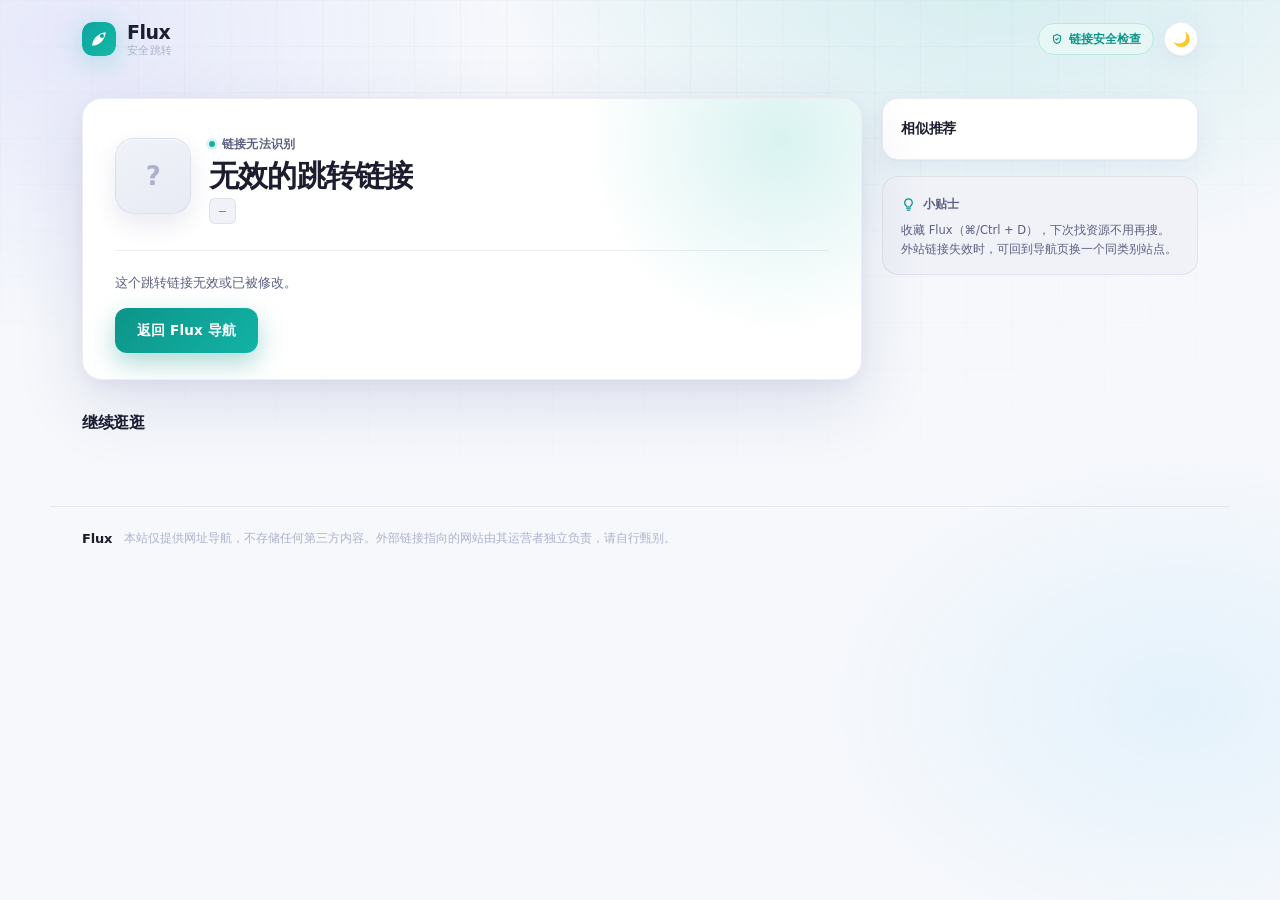
<file: go.html>
<!DOCTYPE html>
<html lang="zh-CN" data-theme="light">
<head>
<meta charset="UTF-8"/>
<meta name="viewport" content="width=device-width,initial-scale=1.0"/>
<title>正在前往 · Flux</title>
<meta name="robots" content="noindex, nofollow, max-image-preview:large"/>
<meta name="theme-color" content="#12b3a6"/>
<link rel="icon" href="data:image/svg+xml,<svg xmlns=%22http://www.w3.org/2000/svg%22 viewBox=%220 0 40 40%22><defs><linearGradient id=%22g%22 x1=%220%25%22 y1=%220%25%22 x2=%22100%25%22 y2=%22100%25%22><stop offset=%220%25%22 stop-color=%22%230ea5a0%22/><stop offset=%22100%25%22 stop-color=%22%2314b8a6%22/></linearGradient></defs><rect width=%2240%22 height=%2240%22 rx=%2211%22 fill=%22url(%23g)%22/><path d=%22M13 27c0-7 6-13 14-14-1 8-7 14-14 14z%22 fill=%22white%22/><circle cx=%2223%22 cy=%2217%22 r=%222.2%22 fill=%22%230ea5a0%22/></svg>">
<script>
(function(){
  var saved = localStorage.getItem('navhub-theme');
  var dark = saved ? saved === 'dark' : window.matchMedia('(prefers-color-scheme: dark)').matches;
  document.documentElement.setAttribute('data-theme', dark ? 'dark' : 'light');
})();
</script>
<!--
  ════════════════════════════════════════════════════════════
  广告位配置（只需改这里，无需动页面结构）
  ────────────────────────────────────────────────────────────
  1) AdSense：填入 client 与对应 slot id，保存后刷新即生效
  2) 联盟/直客广告：把 HTML 片段写进 custom 对应字段
  3) 都为空时广告位自动隐藏，不占版面
  4) 预览广告位布局：在网址后加 ?adtest=1

  slots:  top / side / native / mobile
  custom: 同上，值可以是任意 HTML 字符串
  ════════════════════════════════════════════════════════════
-->
<script>
window.GO_ADS = {
  client: 'ca-pub-5282340125650399',
  slots: {
    top:    '',   // 顶部横幅：970×90 / 移动端 320×100
    side:   '',   // 右侧矩形：300×250
    native: '',   // 内容底部信息流：自适应
    mobile: ''    // 移动端底部悬浮：320×50 / 320×100
  },
  custom: {
    top:    '',
    side:   '',
    native: '',
    mobile: ''
  }
};

// 跳转行为
window.GO_PAGE = {
  countdown: 8          // 自动跳转秒数；设为 0 则只显示按钮
};
</script>
<link rel="stylesheet" href="go.css">
<noscript>
  <style>
    /* 无 JS 环境：隐藏依赖脚本的部分，主按钮为真链接仍可手动前往 */
    .go-timer, .go-side, .more-shell, .ad-mobile-wrap { display: none !important; }
    #siteName::after { content: '（当前浏览器禁用了脚本，请点击「立即前往」手动访问）'; display: block; font-size: 12px; color: #5c6080; font-weight: 400; margin-top: 6px; }
  </style>
</noscript>
</head>
<body>
<div class="mesh" aria-hidden="true"></div>
<div class="grain" aria-hidden="true"></div>

<header class="g-head">
  <a class="brand" href="index.html" aria-label="返回 Flux 首页">
    <span class="brand-mark">
      <svg width="34" height="34" viewBox="0 0 40 40" fill="none" xmlns="http://www.w3.org/2000/svg">
        <defs>
          <linearGradient id="gGrad" x1="0%" y1="0%" x2="100%" y2="100%">
            <stop offset="0%" stop-color="#0ea5a0"/>
            <stop offset="100%" stop-color="#14b8a6"/>
          </linearGradient>
        </defs>
        <rect width="40" height="40" rx="12" fill="url(#gGrad)"/>
        <path d="M12 28c0-8 7-15 16-16-1 9-8 16-16 16z" fill="#fff"/>
        <circle cx="23.5" cy="16.5" r="2.4" fill="#0ea5a0"/>
      </svg>
    </span>
    <span class="brand-word">
      <b>Flux</b>
      <i>安全跳转</i>
    </span>
  </a>
  <div class="head-actions">
    <span class="secure-pill">
      <svg width="12" height="12" viewBox="0 0 24 24" fill="none" stroke="currentColor" stroke-width="2.2" stroke-linecap="round" stroke-linejoin="round"><path d="M12 3l7 3v6c0 4.2-3 7.7-7 9-4-1.3-7-4.8-7-9V6l7-3z"/><path d="M9.5 12l1.8 1.8 3.4-3.6"/></svg>
      链接安全检查
    </span>
    <button class="theme-btn" id="themeBtn" type="button" aria-label="切换主题" title="切换主题">
      <span id="themeIco">🌙</span>
    </button>
  </div>
</header>

<div class="ad-shell" id="adTopShell">
  <div class="ad-slot ad-top" id="ad-top" hidden>
    <span class="ad-label">广告</span>
    <div class="ad-body"></div>
  </div>
</div>

<main class="gateway">
  <section class="go-card" id="goCard">
    <div class="go-card-glow" aria-hidden="true"></div>

    <div class="go-ident-row">
      <div class="go-icon" id="siteIcon">
        <span class="icon-fallback">?</span>
      </div>
      <div class="go-ident">
        <div class="kicker"><span class="kicker-dot"></span><span id="kickerText">即将前往第三方网站</span></div>
        <h1 class="go-name" id="siteName">正在加载…</h1>
        <div class="go-host-row">
          <span class="go-host" id="siteHost">—</span>
          <span class="go-badge" id="siteBadge" hidden></span>
        </div>
      </div>
    </div>

    <p class="go-desc" id="siteDesc">正在读取站点信息…</p>
    <div class="go-tags" id="siteTags"></div>

    <div class="notice" id="notice">
      <span class="notice-ico">
        <svg width="16" height="16" viewBox="0 0 24 24" fill="none" stroke="currentColor" stroke-width="1.8" stroke-linecap="round" stroke-linejoin="round"><path d="M12 3l7 3v6c0 4.2-3 7.7-7 9-4-1.3-7-4.8-7-9V6l7-3z"/></svg>
      </span>
      <p>你即将离开 Flux，前往第三方网站。请自行判断内容安全性，妥善保管账号与支付信息。</p>
    </div>

    <div class="go-actions">
      <a class="btn-main" id="goNow" href="#" target="_blank" rel="noopener nofollow">
        <span id="goNowLabel">立即前往</span>
        <svg class="btn-arrow" width="16" height="16" viewBox="0 0 24 24" fill="none" stroke="currentColor" stroke-width="2.2" stroke-linecap="round" stroke-linejoin="round"><path d="M5 12h14M13 6l6 6-6 6"/></svg>
      </a>
      <button class="btn-ghost" id="pauseBtn" type="button">暂停自动跳转</button>
      <button class="btn-square" id="copyBtn" type="button" title="复制目标链接" aria-label="复制目标链接">
        <svg width="16" height="16" viewBox="0 0 24 24" fill="none" stroke="currentColor" stroke-width="1.9" stroke-linecap="round" stroke-linejoin="round"><rect x="9" y="9" width="11" height="11" rx="2.2"/><path d="M5.5 15.5H5a1.5 1.5 0 01-1.5-1.5V5A1.5 1.5 0 015 3.5h9A1.5 1.5 0 0115.5 5v.5"/></svg>
      </button>
    </div>

    <div class="go-timer" id="timerRow">
      <div class="ring" aria-hidden="true">
        <svg width="46" height="46" viewBox="0 0 46 46">
          <circle class="ring-track" cx="23" cy="23" r="19"/>
          <circle class="ring-fill" id="ringFill" cx="23" cy="23" r="19"/>
        </svg>
        <b id="ringNum">8</b>
      </div>
      <div class="timer-copy">
        <p><span id="timerText">页面将在 8 秒后自动前往</span></p>
        <span class="timer-sub" id="timerSub">如不希望等待，可点击「立即前往」</span>
      </div>
      <a class="back-link" href="index.html">
        返回导航
        <svg width="12" height="12" viewBox="0 0 24 24" fill="none" stroke="currentColor" stroke-width="2.2" stroke-linecap="round" stroke-linejoin="round"><path d="M9 5l7 7-7 7"/></svg>
      </a>
    </div>

    <div class="invalid-state" id="invalidState" hidden>
      <p>这个跳转链接无效或已被修改。</p>
      <a class="btn-main" href="index.html">返回 Flux 导航</a>
    </div>
  </section>

  <aside class="go-side">
    <div class="ad-slot ad-side" id="ad-side" hidden>
      <span class="ad-label">广告</span>
      <div class="ad-body"></div>
    </div>

    <section class="panel rel-panel">
      <div class="panel-head">
        <h2>相似推荐</h2>
        <span class="panel-meta" id="relMeta"></span>
      </div>
      <div class="rel-list" id="relatedList"></div>
    </section>

    <section class="panel tip-panel">
      <div class="tip-head">
        <span class="tip-ico">
          <svg width="15" height="15" viewBox="0 0 24 24" fill="none" stroke="currentColor" stroke-width="1.9" stroke-linecap="round" stroke-linejoin="round"><path d="M9 18h6"/><path d="M10 21h4"/><path d="M12 3a6 6 0 00-3.5 10.9c.6.5 1 1.2 1 2.1h5c0-.9.4-1.6 1-2.1A6 6 0 0012 3z"/></svg>
        </span>
        小贴士
      </div>
      <p>收藏 Flux（⌘/Ctrl + D），下次找资源不用再搜。外站链接失效时，可回到导航页换一个同类别站点。</p>
    </section>
  </aside>
</main>

<section class="more-shell">
  <div class="more-head">
    <h2>继续逛逛</h2>
    <span id="moreMeta"></span>
  </div>
  <div class="cat-chips" id="catChips"></div>
  <div class="rec-grid" id="recGrid"></div>

  <div class="ad-slot ad-native" id="ad-native" hidden>
    <span class="ad-label">广告</span>
    <div class="ad-body"></div>
  </div>
</section>

<footer class="g-foot">
  <div class="foot-inner">
    <span class="foot-brand">Flux</span>
    <p>本站仅提供网址导航，不存储任何第三方内容。外部链接指向的网站由其运营者独立负责，请自行甄别。</p>
  </div>
</footer>

<div class="ad-mobile-wrap" id="adMobileWrap">
  <div class="ad-slot ad-mobile" id="ad-mobile" hidden>
    <span class="ad-label">广告</span>
    <div class="ad-body"></div>
    <button class="ad-close" type="button" aria-label="关闭广告" onclick="this.parentElement.hidden=true">✕</button>
  </div>
</div>

<div class="toast" id="toast" role="status" aria-live="polite"></div>

<!-- 极简兜底：即使 go.js 加载失败，主按钮依然是可用链接 -->
<script>
(function(){
  var p = new URLSearchParams(location.search);
  var u = p.get('u') || p.get('url') || '';
  try { u = decodeURIComponent(u); } catch(e) {}
  if (!u) return;
  var ok = false;
  try { ok = /^https?:\/\//i.test(u); } catch(e) {}
  if (!ok) return;
  var a = document.getElementById('goNow');
  if (a) { a.setAttribute('href', u); a.setAttribute('target', '_blank'); }
  // 站点名兜底（go.js 未运行时至少显示域名，而不是一直停在“正在加载…”）
  var n = document.getElementById('siteName');
  var h = document.getElementById('siteHost');
  try {
    var host = new URL(u).hostname.replace(/^www\./, '');
    if (n && n.textContent.indexOf('正在加载') === 0) n.textContent = host;
    if (h) h.textContent = host;
  } catch(e) {}
})();
</script>
<script src="data.js" defer></script>
<script src="config.js" defer></script>
<script src="go.js" defer></script>
</body>
</html>
</file>
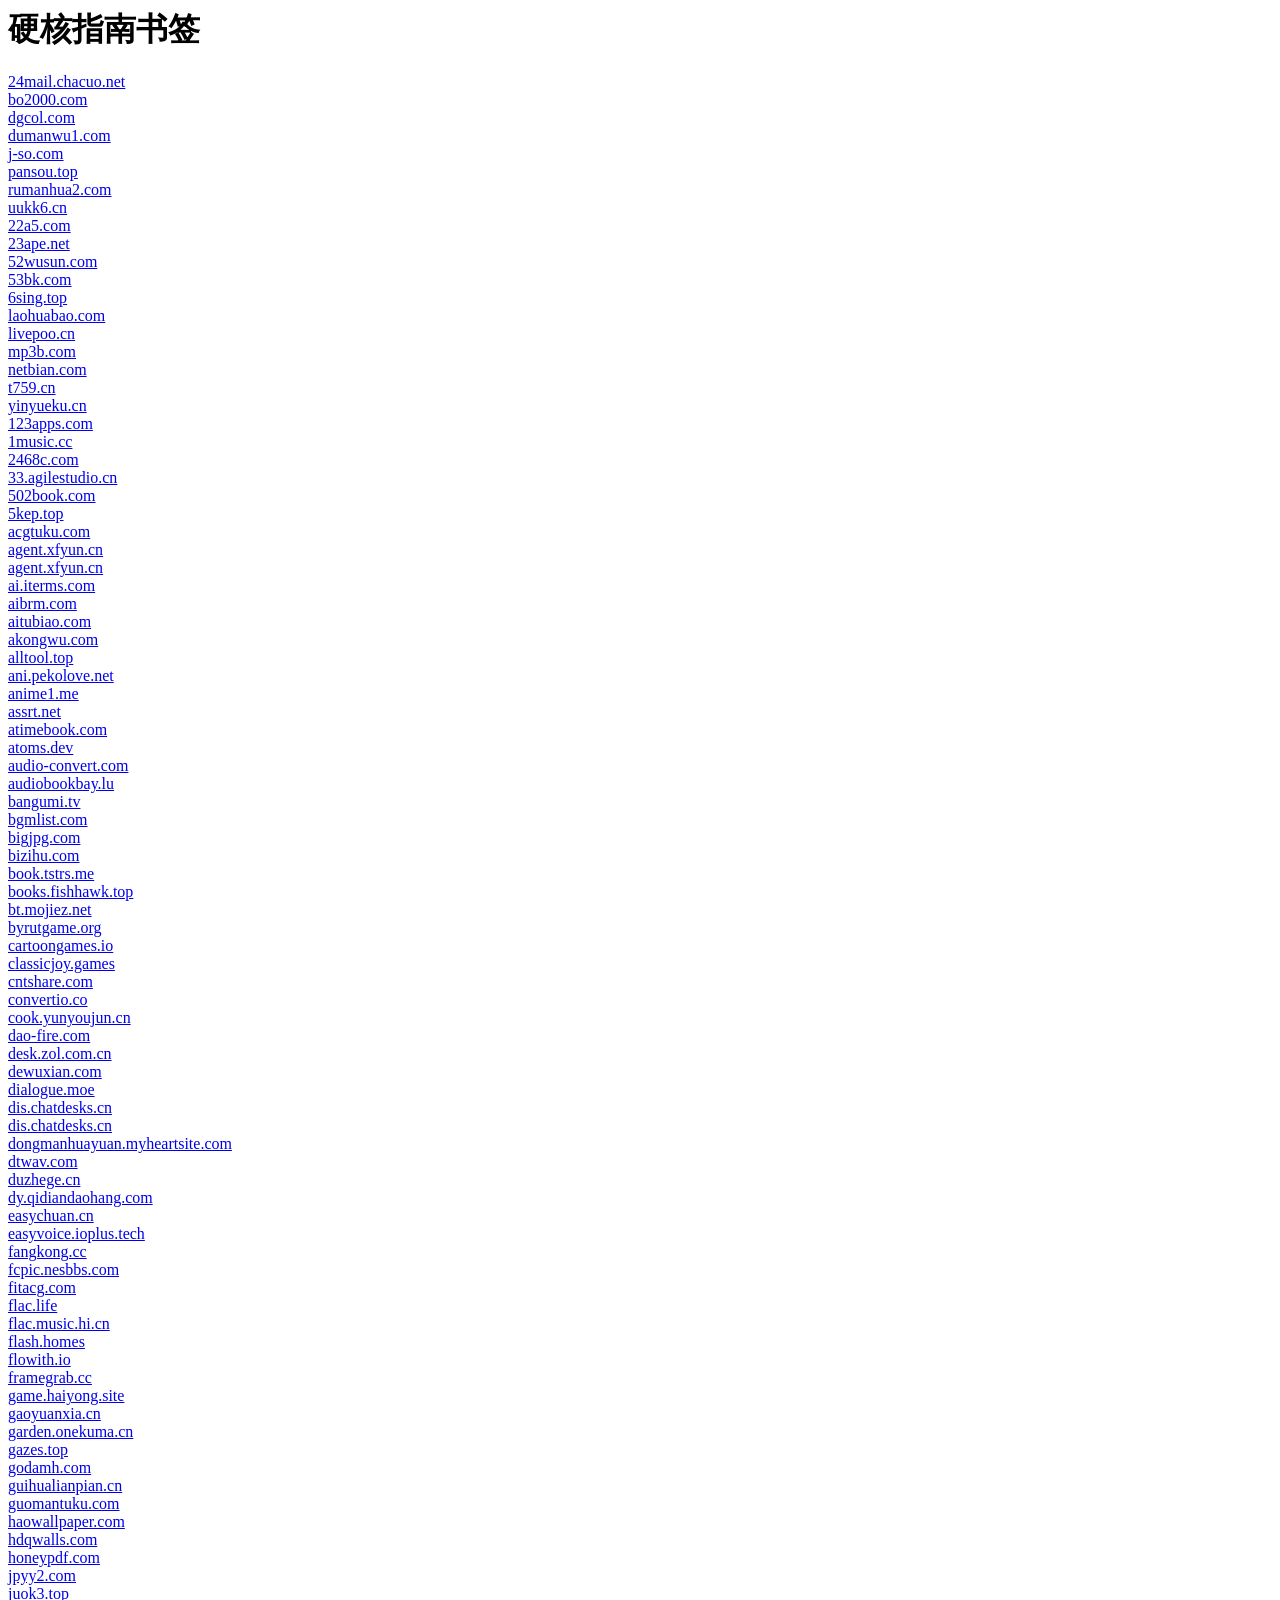
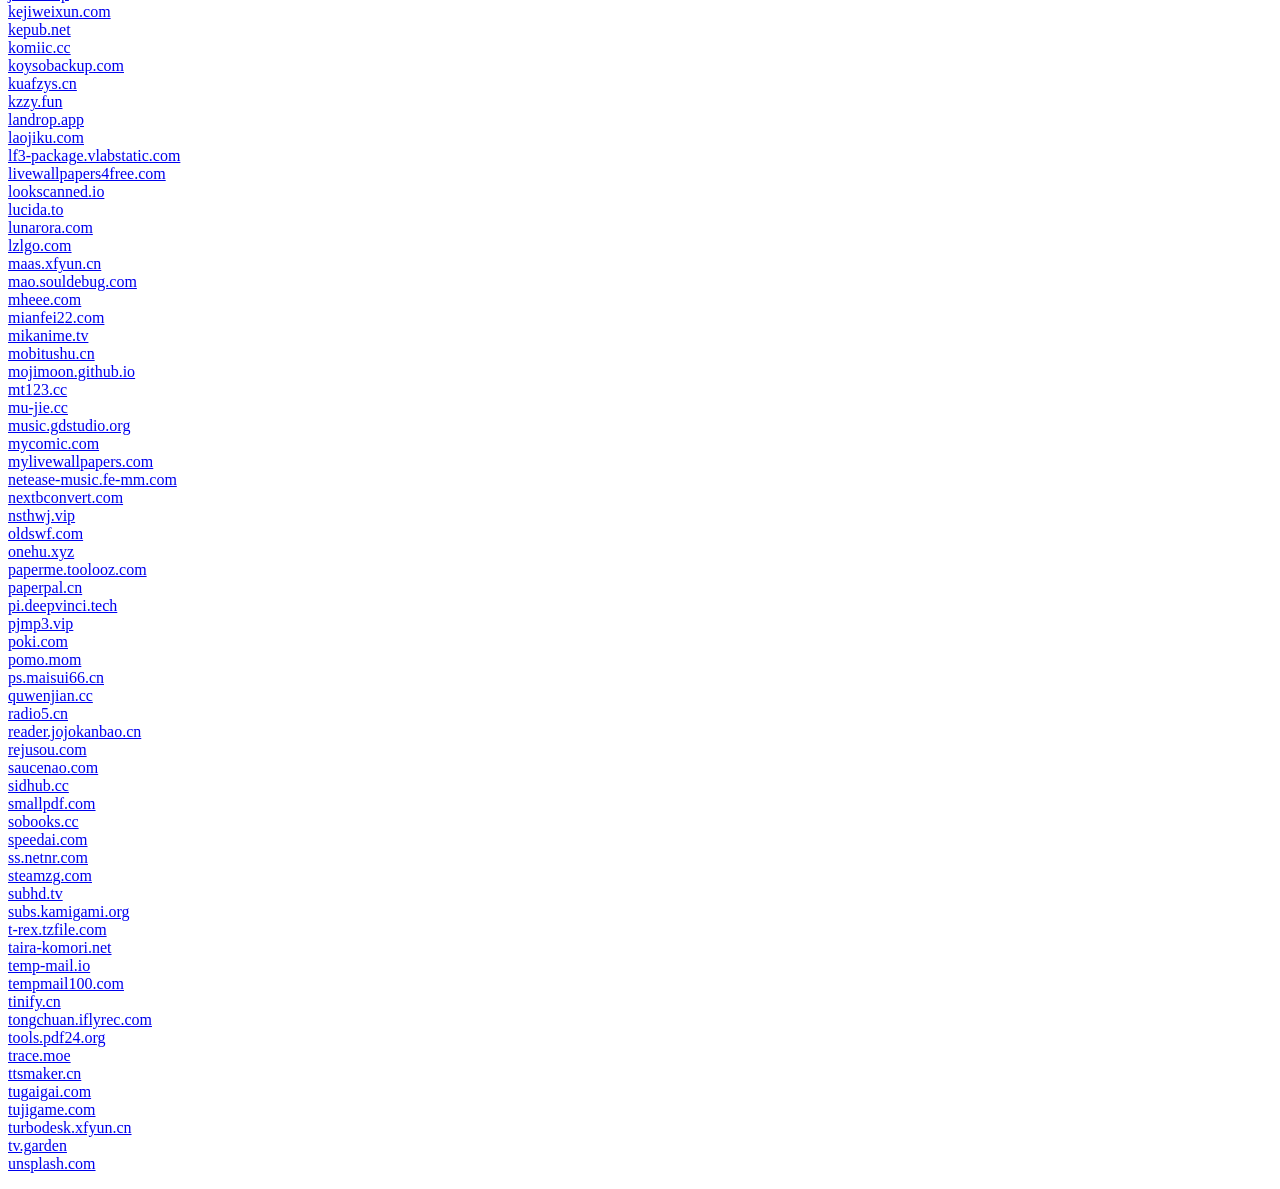
<file: navigation-website/data/bookmarks/yinghezhinan_bookmarks.html>
<!DOCTYPE NETSCAPE-Bookmark-file-1>
<META HTTP-EQUIV="Content-Type" CONTENT="text/html; charset=UTF-8">
<TITLE>硬核指南书签</TITLE>
<H1>硬核指南书签</H1>
<DL><p>
    <DT><A HREF="http://24mail.chacuo.net" ADD_DATE="1750000000">24mail.chacuo.net</A>
    <DT><A HREF="http://bo2000.com/app/index.html" ADD_DATE="1750000000">bo2000.com</A>
    <DT><A HREF="http://dgcol.com" ADD_DATE="1750000000">dgcol.com</A>
    <DT><A HREF="http://dumanwu1.com" ADD_DATE="1750000000">dumanwu1.com</A>
    <DT><A HREF="http://j-so.com/?ref=FCEOM74I" ADD_DATE="1750000000">j-so.com</A>
    <DT><A HREF="http://pansou.top" ADD_DATE="1750000000">pansou.top</A>
    <DT><A HREF="http://rumanhua2.com" ADD_DATE="1750000000">rumanhua2.com</A>
    <DT><A HREF="http://uukk6.cn/app/index.html?id=test" ADD_DATE="1750000000">uukk6.cn</A>
    <DT><A HREF="http://www.22a5.com" ADD_DATE="1750000000">22a5.com</A>
    <DT><A HREF="http://www.23ape.net" ADD_DATE="1750000000">23ape.net</A>
    <DT><A HREF="http://www.52wusun.com" ADD_DATE="1750000000">52wusun.com</A>
    <DT><A HREF="http://www.53bk.com/baokan" ADD_DATE="1750000000">53bk.com</A>
    <DT><A HREF="http://www.6sing.top" ADD_DATE="1750000000">6sing.top</A>
    <DT><A HREF="http://www.laohuabao.com" ADD_DATE="1750000000">laohuabao.com</A>
    <DT><A HREF="http://www.livepoo.cn" ADD_DATE="1750000000">livepoo.cn</A>
    <DT><A HREF="http://www.mp3b.com" ADD_DATE="1750000000">mp3b.com</A>
    <DT><A HREF="http://www.netbian.com" ADD_DATE="1750000000">netbian.com</A>
    <DT><A HREF="http://www.t759.cn/#hei" ADD_DATE="1750000000">t759.cn</A>
    <DT><A HREF="http://www.yinyueku.cn" ADD_DATE="1750000000">yinyueku.cn</A>
    <DT><A HREF="https://123apps.com/cn" ADD_DATE="1750000000">123apps.com</A>
    <DT><A HREF="https://1music.cc/zh-CN" ADD_DATE="1750000000">1music.cc</A>
    <DT><A HREF="https://2468c.com" ADD_DATE="1750000000">2468c.com</A>
    <DT><A HREF="https://33.agilestudio.cn" ADD_DATE="1750000000">33.agilestudio.cn</A>
    <DT><A HREF="https://502book.com" ADD_DATE="1750000000">502book.com</A>
    <DT><A HREF="https://5kep.top" ADD_DATE="1750000000">5kep.top</A>
    <DT><A HREF="https://acgtuku.com" ADD_DATE="1750000000">acgtuku.com</A>
    <DT><A HREF="https://agent.xfyun.cn/astron-claw?utm=cg&amp;cgv=ydqndqre2z" ADD_DATE="1750000000">agent.xfyun.cn</A>
    <DT><A HREF="https://agent.xfyun.cn/home?ch=xcagent-aitool7" ADD_DATE="1750000000">agent.xfyun.cn</A>
    <DT><A HREF="https://ai.iterms.com/chat?utm_source=aitool&amp;utm_medium=11&amp;utm_campaign=new_user" ADD_DATE="1750000000">ai.iterms.com</A>
    <DT><A HREF="https://aibrm.com/?utm=cg&amp;cgv=vzdkjmok1r" ADD_DATE="1750000000">aibrm.com</A>
    <DT><A HREF="https://aitubiao.com" ADD_DATE="1750000000">aitubiao.com</A>
    <DT><A HREF="https://akongwu.com" ADD_DATE="1750000000">akongwu.com</A>
    <DT><A HREF="https://alltool.top" ADD_DATE="1750000000">alltool.top</A>
    <DT><A HREF="https://ani.pekolove.net" ADD_DATE="1750000000">ani.pekolove.net</A>
    <DT><A HREF="https://anime1.me" ADD_DATE="1750000000">anime1.me</A>
    <DT><A HREF="https://assrt.net" ADD_DATE="1750000000">assrt.net</A>
    <DT><A HREF="https://atimebook.com" ADD_DATE="1750000000">atimebook.com</A>
    <DT><A HREF="https://atoms.dev/?utm=cg&amp;cgv=omklvmjn4d" ADD_DATE="1750000000">atoms.dev</A>
    <DT><A HREF="https://audio-convert.com/cn" ADD_DATE="1750000000">audio-convert.com</A>
    <DT><A HREF="https://audiobookbay.lu" ADD_DATE="1750000000">audiobookbay.lu</A>
    <DT><A HREF="https://bangumi.tv" ADD_DATE="1750000000">bangumi.tv</A>
    <DT><A HREF="https://bgmlist.com" ADD_DATE="1750000000">bgmlist.com</A>
    <DT><A HREF="https://bigjpg.com" ADD_DATE="1750000000">bigjpg.com</A>
    <DT><A HREF="https://bizihu.com" ADD_DATE="1750000000">bizihu.com</A>
    <DT><A HREF="https://book.tstrs.me/search" ADD_DATE="1750000000">book.tstrs.me</A>
    <DT><A HREF="https://books.fishhawk.top" ADD_DATE="1750000000">books.fishhawk.top</A>
    <DT><A HREF="https://bt.mojiez.net" ADD_DATE="1750000000">bt.mojiez.net</A>
    <DT><A HREF="https://byrutgame.org" ADD_DATE="1750000000">byrutgame.org</A>
    <DT><A HREF="https://cartoongames.io" ADD_DATE="1750000000">cartoongames.io</A>
    <DT><A HREF="https://classicjoy.games/zh" ADD_DATE="1750000000">classicjoy.games</A>
    <DT><A HREF="https://cntshare.com" ADD_DATE="1750000000">cntshare.com</A>
    <DT><A HREF="https://convertio.co/zh" ADD_DATE="1750000000">convertio.co</A>
    <DT><A HREF="https://cook.yunyoujun.cn" ADD_DATE="1750000000">cook.yunyoujun.cn</A>
    <DT><A HREF="https://dao-fire.com" ADD_DATE="1750000000">dao-fire.com</A>
    <DT><A HREF="https://desk.zol.com.cn" ADD_DATE="1750000000">desk.zol.com.cn</A>
    <DT><A HREF="https://dewuxian.com" ADD_DATE="1750000000">dewuxian.com</A>
    <DT><A HREF="https://dialogue.moe" ADD_DATE="1750000000">dialogue.moe</A>
    <DT><A HREF="https://dis.chatdesks.cn/chatdesk/jmyhzn.html" ADD_DATE="1750000000">dis.chatdesks.cn</A>
    <DT><A HREF="https://dis.chatdesks.cn/chatdesk/qwyhzn.html" ADD_DATE="1750000000">dis.chatdesks.cn</A>
    <DT><A HREF="https://dongmanhuayuan.myheartsite.com" ADD_DATE="1750000000">dongmanhuayuan.myheartsite.com</A>
    <DT><A HREF="https://dtwav.com" ADD_DATE="1750000000">dtwav.com</A>
    <DT><A HREF="https://duzhege.cn" ADD_DATE="1750000000">duzhege.cn</A>
    <DT><A HREF="https://dy.qidiandaohang.com" ADD_DATE="1750000000">dy.qidiandaohang.com</A>
    <DT><A HREF="https://easychuan.cn" ADD_DATE="1750000000">easychuan.cn</A>
    <DT><A HREF="https://easyvoice.ioplus.tech" ADD_DATE="1750000000">easyvoice.ioplus.tech</A>
    <DT><A HREF="https://fangkong.cc" ADD_DATE="1750000000">fangkong.cc</A>
    <DT><A HREF="https://fcpic.nesbbs.com/game.html" ADD_DATE="1750000000">fcpic.nesbbs.com</A>
    <DT><A HREF="https://fitacg.com" ADD_DATE="1750000000">fitacg.com</A>
    <DT><A HREF="https://flac.life" ADD_DATE="1750000000">flac.life</A>
    <DT><A HREF="https://flac.music.hi.cn" ADD_DATE="1750000000">flac.music.hi.cn</A>
    <DT><A HREF="https://flash.homes" ADD_DATE="1750000000">flash.homes</A>
    <DT><A HREF="https://flowith.io/?inv=YINGHEZHINAN" ADD_DATE="1750000000">flowith.io</A>
    <DT><A HREF="https://framegrab.cc/zh" ADD_DATE="1750000000">framegrab.cc</A>
    <DT><A HREF="https://game.haiyong.site" ADD_DATE="1750000000">game.haiyong.site</A>
    <DT><A HREF="https://gaoyuanxia.cn/ying-shi" ADD_DATE="1750000000">gaoyuanxia.cn</A>
    <DT><A HREF="https://garden.onekuma.cn" ADD_DATE="1750000000">garden.onekuma.cn</A>
    <DT><A HREF="https://gazes.top" ADD_DATE="1750000000">gazes.top</A>
    <DT><A HREF="https://godamh.com" ADD_DATE="1750000000">godamh.com</A>
    <DT><A HREF="https://guihualianpian.cn" ADD_DATE="1750000000">guihualianpian.cn</A>
    <DT><A HREF="https://guomantuku.com" ADD_DATE="1750000000">guomantuku.com</A>
    <DT><A HREF="https://haowallpaper.com" ADD_DATE="1750000000">haowallpaper.com</A>
    <DT><A HREF="https://hdqwalls.com" ADD_DATE="1750000000">hdqwalls.com</A>
    <DT><A HREF="https://honeypdf.com" ADD_DATE="1750000000">honeypdf.com</A>
    <DT><A HREF="https://jpyy2.com" ADD_DATE="1750000000">jpyy2.com</A>
    <DT><A HREF="https://juok3.top" ADD_DATE="1750000000">juok3.top</A>
    <DT><A HREF="https://kejiweixun.com/tools/merge-images" ADD_DATE="1750000000">kejiweixun.com</A>
    <DT><A HREF="https://kepub.net" ADD_DATE="1750000000">kepub.net</A>
    <DT><A HREF="https://komiic.cc" ADD_DATE="1750000000">komiic.cc</A>
    <DT><A HREF="https://koysobackup.com" ADD_DATE="1750000000">koysobackup.com</A>
    <DT><A HREF="https://kuafzys.cn" ADD_DATE="1750000000">kuafzys.cn</A>
    <DT><A HREF="https://kzzy.fun" ADD_DATE="1750000000">kzzy.fun</A>
    <DT><A HREF="https://landrop.app" ADD_DATE="1750000000">landrop.app</A>
    <DT><A HREF="https://laojiku.com" ADD_DATE="1750000000">laojiku.com</A>
    <DT><A HREF="https://lf3-package.vlabstatic.com/obj/faceu-packages/Jianying_9_9_0_13802_jianyingpro_yinghezhinan_creatortool.exe" ADD_DATE="1750000000">lf3-package.vlabstatic.com</A>
    <DT><A HREF="https://livewallpapers4free.com" ADD_DATE="1750000000">livewallpapers4free.com</A>
    <DT><A HREF="https://lookscanned.io/scan" ADD_DATE="1750000000">lookscanned.io</A>
    <DT><A HREF="https://lucida.to" ADD_DATE="1750000000">lucida.to</A>
    <DT><A HREF="https://lunarora.com" ADD_DATE="1750000000">lunarora.com</A>
    <DT><A HREF="https://lzlgo.com" ADD_DATE="1750000000">lzlgo.com</A>
    <DT><A HREF="https://maas.xfyun.cn/modelSquare?ch=maas-lm-5X9t" ADD_DATE="1750000000">maas.xfyun.cn</A>
    <DT><A HREF="https://mao.souldebug.com" ADD_DATE="1750000000">mao.souldebug.com</A>
    <DT><A HREF="https://mheee.com" ADD_DATE="1750000000">mheee.com</A>
    <DT><A HREF="https://mianfei22.com" ADD_DATE="1750000000">mianfei22.com</A>
    <DT><A HREF="https://mikanime.tv" ADD_DATE="1750000000">mikanime.tv</A>
    <DT><A HREF="https://mobitushu.cn" ADD_DATE="1750000000">mobitushu.cn</A>
    <DT><A HREF="https://mojimoon.github.io/wenku8/index.html" ADD_DATE="1750000000">mojimoon.github.io</A>
    <DT><A HREF="https://mt123.cc" ADD_DATE="1750000000">mt123.cc</A>
    <DT><A HREF="https://mu-jie.cc/musicBox" ADD_DATE="1750000000">mu-jie.cc</A>
    <DT><A HREF="https://music.gdstudio.org" ADD_DATE="1750000000">music.gdstudio.org</A>
    <DT><A HREF="https://mycomic.com/cn" ADD_DATE="1750000000">mycomic.com</A>
    <DT><A HREF="https://mylivewallpapers.com" ADD_DATE="1750000000">mylivewallpapers.com</A>
    <DT><A HREF="https://netease-music.fe-mm.com/#/music/toplist" ADD_DATE="1750000000">netease-music.fe-mm.com</A>
    <DT><A HREF="https://nextbconvert.com/zh" ADD_DATE="1750000000">nextbconvert.com</A>
    <DT><A HREF="https://nsthwj.vip" ADD_DATE="1750000000">nsthwj.vip</A>
    <DT><A HREF="https://oldswf.com" ADD_DATE="1750000000">oldswf.com</A>
    <DT><A HREF="https://onehu.xyz" ADD_DATE="1750000000">onehu.xyz</A>
    <DT><A HREF="https://paperme.toolooz.com" ADD_DATE="1750000000">paperme.toolooz.com</A>
    <DT><A HREF="https://paperpal.cn/?utm_source=yinghezhinan&amp;utm_medium=Banner&amp;utm_campaign=Banner" ADD_DATE="1750000000">paperpal.cn</A>
    <DT><A HREF="https://pi.deepvinci.tech/idea?share_token=AH5TKHHOAWCIA" ADD_DATE="1750000000">pi.deepvinci.tech</A>
    <DT><A HREF="https://pjmp3.vip" ADD_DATE="1750000000">pjmp3.vip</A>
    <DT><A HREF="https://poki.com/zh" ADD_DATE="1750000000">poki.com</A>
    <DT><A HREF="https://pomo.mom" ADD_DATE="1750000000">pomo.mom</A>
    <DT><A HREF="https://ps.maisui66.cn" ADD_DATE="1750000000">ps.maisui66.cn</A>
    <DT><A HREF="https://quwenjian.cc/#/send" ADD_DATE="1750000000">quwenjian.cc</A>
    <DT><A HREF="https://radio5.cn" ADD_DATE="1750000000">radio5.cn</A>
    <DT><A HREF="https://reader.jojokanbao.cn" ADD_DATE="1750000000">reader.jojokanbao.cn</A>
    <DT><A HREF="https://rejusou.com" ADD_DATE="1750000000">rejusou.com</A>
    <DT><A HREF="https://saucenao.com" ADD_DATE="1750000000">saucenao.com</A>
    <DT><A HREF="https://sidhub.cc" ADD_DATE="1750000000">sidhub.cc</A>
    <DT><A HREF="https://smallpdf.com/cn#r=app" ADD_DATE="1750000000">smallpdf.com</A>
    <DT><A HREF="https://sobooks.cc" ADD_DATE="1750000000">sobooks.cc</A>
    <DT><A HREF="https://speedai.com/?utm=cg&amp;cgv=31le0mokoq" ADD_DATE="1750000000">speedai.com</A>
    <DT><A HREF="https://ss.netnr.com/wallpaper" ADD_DATE="1750000000">ss.netnr.com</A>
    <DT><A HREF="https://steamzg.com" ADD_DATE="1750000000">steamzg.com</A>
    <DT><A HREF="https://subhd.tv" ADD_DATE="1750000000">subhd.tv</A>
    <DT><A HREF="https://subs.kamigami.org" ADD_DATE="1750000000">subs.kamigami.org</A>
    <DT><A HREF="https://t-rex.tzfile.com" ADD_DATE="1750000000">t-rex.tzfile.com</A>
    <DT><A HREF="https://taira-komori.net/freesoundcn.html" ADD_DATE="1750000000">taira-komori.net</A>
    <DT><A HREF="https://temp-mail.io/zh" ADD_DATE="1750000000">temp-mail.io</A>
    <DT><A HREF="https://tempmail100.com/zh-cn" ADD_DATE="1750000000">tempmail100.com</A>
    <DT><A HREF="https://tinify.cn" ADD_DATE="1750000000">tinify.cn</A>
    <DT><A HREF="https://tongchuan.iflyrec.com/?channel=TJTC019" ADD_DATE="1750000000">tongchuan.iflyrec.com</A>
    <DT><A HREF="https://tools.pdf24.org/zh/all-tools" ADD_DATE="1750000000">tools.pdf24.org</A>
    <DT><A HREF="https://trace.moe" ADD_DATE="1750000000">trace.moe</A>
    <DT><A HREF="https://ttsmaker.cn" ADD_DATE="1750000000">ttsmaker.cn</A>
    <DT><A HREF="https://tugaigai.com" ADD_DATE="1750000000">tugaigai.com</A>
    <DT><A HREF="https://tujigame.com" ADD_DATE="1750000000">tujigame.com</A>
    <DT><A HREF="https://turbodesk.xfyun.cn/?channelid=aitool7" ADD_DATE="1750000000">turbodesk.xfyun.cn</A>
    <DT><A HREF="https://tv.garden" ADD_DATE="1750000000">tv.garden</A>
    <DT><A HREF="https://unsplash.com" ADD_DATE="1750000000">unsplash.com</A>
</DL><p>
</file>
<file: style.css>
/* ══════════════════════════════════════════════════════════
   FLUX · style.css — 明亮资源发现站
   青碧主色 / 柔和卡片 / 轻量 SaaS 目录布局
   ══════════════════════════════════════════════════════════ */

/* ── TOKENS ── */
:root {
  --sans: 'PingFang SC', 'Microsoft YaHei', system-ui, -apple-system, 'Segoe UI', Roboto, 'Helvetica Neue', sans-serif;
  --serif: Georgia, 'Songti SC', 'STSong', serif;
  --mono: ui-monospace, SFMono-Regular, Menlo, Consolas, 'Liberation Mono', monospace;

  /* 主色：青碧 */
  --teal:      #12b3a6;
  --teal-deep: #0d9488;
  --teal-soft: #e6f7f5;
  --teal-line: #b9e8e2;

  /* 分类强调色 */
  --a1:#0ea5a0; --a2:#6366f1; --a3:#22c55e; --a4:#f97316;
  --a5:#ec4899; --a6:#0ea5e9; --a7:#f59e0b; --a8:#8b5cf6;

  /* 表面与文字 */
  --bg:       #f7f8fc;
  --surface:  #ffffff;
  --surface2: #f0f2f8;
  --surface3: #e8ebf4;
  --border:   rgba(60,65,120,.08);
  --border-h: rgba(60,65,120,.15);
  --text:     #1c1e30;
  --text-m:   #5c6080;
  --text-d:   #adb2cc;
  --shadow:   0 4px 20px rgba(80,90,160,.07), 0 1px 4px rgba(80,90,160,.05);
  --shadow-sm:0 1px 4px rgba(80,90,160,.06);
  --shadow-lg:0 16px 40px rgba(15,23,42,.10);
  --topbar-bg:rgba(255,255,255,.82);
  --sidebar-bg:#ffffff;

  --r-xs:6px; --r-sm:8px; --r-md:10px; --r-lg:12px; --r-xl:16px; --r-pill:999px;
  --hair-top: rgba(255,255,255,.7);

  /* 背景微纹（极淡网格） */
  --aurora:
    radial-gradient(900px 460px at 78% -8%, rgba(18,179,166,.10), transparent 62%),
    radial-gradient(700px 400px at 8% 4%,   rgba(99,102,241,.06), transparent 60%);
  --sidebar-glow: radial-gradient(120% 46% at 50% 0%, rgba(18,179,166,.08), transparent 72%);
  --card-sheen: linear-gradient(135deg, rgba(255,255,255,.6) 0%, transparent 46%);
}

[data-theme="dark"] {
  --teal:      #2dd4bf;
  --teal-deep: #14b8a6;
  --teal-soft: rgba(45,212,191,.12);
  --teal-line: rgba(45,212,191,.30);
  --a1:#2dd4bf; --a2:#818cf8; --a3:#4ade80; --a4:#fb923c;
  --a5:#f472b6; --a6:#38bdf8; --a7:#fbbf24; --a8:#a78bfa;

  --bg:       #0b1220;
  --surface:  #131c2b;
  --surface2: #1b2536;
  --surface3: #263349;
  --border:   rgba(148,163,184,.16);
  --border-h: rgba(148,163,184,.30);
  --text:     #e8eef7;
  --text-m:   #94a3b8;
  --text-d:   #64748b;
  --shadow:   0 8px 24px rgba(0,0,0,.42), 0 2px 6px rgba(0,0,0,.3);
  --shadow-sm:0 1px 3px rgba(0,0,0,.3);
  --shadow-lg:0 18px 48px rgba(0,0,0,.55);
  --topbar-bg:rgba(11,18,32,.86);
  --sidebar-bg:#0f1725;
  --hair-top: rgba(255,255,255,.06);
  --aurora:
    radial-gradient(900px 460px at 78% -8%, rgba(45,212,191,.10), transparent 62%),
    radial-gradient(700px 400px at 8% 4%,   rgba(129,140,248,.08), transparent 60%);
  --sidebar-glow: radial-gradient(120% 46% at 50% 0%, rgba(45,212,191,.10), transparent 72%);
  --card-sheen: linear-gradient(135deg, rgba(255,255,255,.05) 0%, transparent 46%);
}

/* ── RESET ── */
*, *::before, *::after { box-sizing: border-box; margin: 0; padding: 0; }
html { scroll-behavior: smooth; }
body {
  font-family: var(--sans);
  background: var(--bg);
  background-image: var(--aurora);
  background-attachment: fixed;
  color: var(--text);
  min-height: 100vh; min-height: 100dvh;
  line-height: 1.6;
  transition: background .35s, color .25s;
  -webkit-font-smoothing: antialiased;
  text-rendering: optimizeLegibility;
}
body::before {
  content: ''; position: fixed; inset: 0; z-index: -1; pointer-events: none;
  background-image:
    linear-gradient(rgba(100,116,139,.045) 1px, transparent 1px),
    linear-gradient(90deg, rgba(100,116,139,.045) 1px, transparent 1px);
  background-size: 44px 44px;
  -webkit-mask-image: radial-gradient(110% 80% at 70% 0%, #000 20%, transparent 78%);
          mask-image: radial-gradient(110% 80% at 70% 0%, #000 20%, transparent 78%);
}
::selection { background: rgba(18,179,166,.26); color: var(--text); }

::-webkit-scrollbar { width: 9px; height: 9px; }
::-webkit-scrollbar-track { background: transparent; }
::-webkit-scrollbar-thumb { background: var(--border-h); border-radius: 20px; border: 2px solid transparent; background-clip: padding-box; }
::-webkit-scrollbar-thumb:hover { background: var(--text-d); background-clip: padding-box; }

/* ── SIDEBAR ── */
.sidebar {
  position: fixed; left: 0; top: 0; bottom: 0; width: 262px;
  background: var(--sidebar-bg);
  border-right: 1px solid var(--border);
  display: flex; flex-direction: column; z-index: 200;
  transition: background .3s, border-color .3s, width .25s;
}
.sidebar::before {
  content: ''; position: absolute; inset: 0 0 auto 0; height: 220px; pointer-events: none;
  background: var(--sidebar-glow);
}
.logo {
  padding: 22px 20px 18px;
  display: flex; align-items: center; gap: 12px; flex-shrink: 0;
  position: relative; z-index: 1;
}
.logo-icon { width: 42px; height: 42px; flex-shrink: 0; }
.logo-icon svg { width: 42px; height: 42px; border-radius: 13px; filter: drop-shadow(0 4px 12px rgba(18,179,166,.28)); }
.logo-wordmark { min-width: 0; }
.logo-title {
  font-size: 21px; font-weight: 750; letter-spacing: -.5px; line-height: 1.1; color: var(--text);
}
.logo-ver { font-size: 10.5px; color: var(--text-d); margin-top: 1px; letter-spacing: .01em; }

.nav-wrap { padding: 6px 12px 10px; flex: 1; overflow-y: auto; }
.nav-group-label {
  font-size: 11px; font-weight: 650; color: var(--text-d);
  padding: 0 10px; margin: 18px 0 6px; display: flex; align-items: center; gap: 10px;
}
.nav-group-label::after { content: ''; flex: 1; height: 1px; background: var(--border); }
.nav-group-label:first-child { margin-top: 4px; }
.nav-item {
  display: flex; align-items: center; gap: 11px; padding: 9px 11px; border-radius: var(--r-sm);
  cursor: pointer; color: var(--text-m); font-size: 13.5px; font-weight: 500;
  transition: background .15s, color .15s;
  text-decoration: none; border: none; background: none;
  width: 100%; text-align: left; position: relative;
}
.nav-item:hover { background: var(--surface2); color: var(--text); }
.nav-item.active {
  background: var(--teal-soft); color: var(--teal-deep); font-weight: 650;
}
[data-theme="dark"] .nav-item.active { color: var(--teal); }
.nav-icon { font-size: 15px; width: 20px; text-align: center; flex-shrink: 0; }
.nav-count {
  margin-left: auto; font-size: 11.5px; font-weight: 600;
  color: var(--text-d); min-width: 22px; text-align: right;
  transition: color .15s;
}
.nav-item:hover .nav-count { color: var(--text-m); }
.nav-item.active .nav-count { color: var(--teal-deep); }
[data-theme="dark"] .nav-item.active .nav-count { color: var(--teal); }

.sidebar-foot {
  padding: 12px; border-top: 1px solid var(--border);
  flex-shrink: 0; display: flex; gap: 8px;
}
.sfoot-btn {
  flex: 1; display: flex; align-items: center; justify-content: center; gap: 6px;
  padding: 9px 0; border-radius: var(--r-sm); border: 1px solid transparent; background: none;
  color: var(--text-m); font-size: 12.5px; font-family: var(--sans); cursor: pointer; transition: all .15s;
}
.sfoot-btn:hover { background: var(--surface2); color: var(--text); border-color: var(--border); }
.sfoot-btn.active { background: var(--teal-soft); color: var(--teal-deep); }
.sfoot-icon { font-size: 14px; }

/* ── MAIN ── */
.main { margin-left: 262px; min-height: 100vh; min-height: 100dvh; display: flex; flex-direction: column; }

/* ── TOPBAR ── */
.topbar {
  position: sticky; top: 0; z-index: 100;
  background: var(--topbar-bg);
  backdrop-filter: blur(16px) saturate(160%); -webkit-backdrop-filter: blur(16px) saturate(160%);
  border-bottom: 1px solid var(--border);
  padding: 14px 40px;
  display: flex; align-items: center; gap: 14px;
}
.search-wrap { flex: 1; max-width: 560px; position: relative; display: flex; align-items: center; }
.search-ico { position: absolute; left: 15px; color: var(--text-d); font-size: 13px; pointer-events: none; }
.search-input {
  width: 100%; background: var(--surface); border: 1px solid var(--border);
  color: var(--text); font-family: var(--sans); font-size: 13.5px;
  padding: 11px 76px 11px 40px; border-radius: var(--r-pill); outline: none;
  transition: border-color .18s, box-shadow .18s, background .3s;
  box-shadow: var(--shadow-sm);
}
.search-input::placeholder { color: var(--text-d); }
.search-input:focus { border-color: var(--teal); box-shadow: 0 0 0 3px rgba(18,179,166,.16), var(--shadow-sm); }
.kbd-hint {
  position: absolute; right: 12px; display: inline-flex; align-items: center; gap: 3px;
  font-size: 11px; color: var(--text-d); background: var(--surface2);
  border: 1px solid var(--border); border-radius: var(--r-xs); padding: 2px 6px;
  pointer-events: none;
}
.kbd-hint b { font-weight: 700; font-size: 10.5px; }
.topbar-right { display: flex; align-items: center; gap: 10px; margin-left: auto; }
.view-toggle { display: flex; background: var(--surface); border: 1px solid var(--border); border-radius: var(--r-pill); overflow: hidden; box-shadow: var(--shadow-sm); }
.view-btn {
  padding: 7px 16px; font-size: 12.5px; cursor: pointer; color: var(--text-m);
  background: none; border: none; transition: all .15s; font-family: var(--sans); font-weight: 500;
}
.view-btn.active { background: var(--teal); color: #fff; font-weight: 600; box-shadow: 0 2px 8px rgba(18,179,166,.3); }
.view-btn:hover:not(.active) { background: var(--surface2); color: var(--text); }

/* ── HERO ── */
.hero { padding: 26px 40px 6px; position: relative; overflow: hidden; }
.hero-head { position: relative; z-index: 2; }
.hero-title {
  font-size: 36px; font-weight: 820; line-height: 1.18; letter-spacing: -0.9px;
  color: var(--text); max-width: 680px;
}
.hero-title .hl { color: var(--teal); }
.hero-sub { font-size: 13.5px; color: var(--text-m); margin-top: 6px; }
.hero-ribbon {
  position: absolute; top: -10px; right: 2px; width: 290px; height: 170px;
  pointer-events: none; z-index: 1; opacity: .7;
}
.hero-ribbon svg { width: 100%; height: 100%; }

/* 分类快捷条 */
.hero-strip {
  position: relative; z-index: 2;
  margin-top: 18px; display: flex; align-items: stretch; gap: 0;
  background: var(--surface); border: 1px solid var(--border);
  border-radius: var(--r-lg); overflow-x: auto; box-shadow: var(--shadow-sm);
}
.strip-item {
  flex: 1; min-width: 138px; display: flex; align-items: center; gap: 10px;
  padding: 16px 18px; border: none; background: none; cursor: pointer;
  text-align: left; font-family: var(--sans);
  border-right: 1px solid var(--border);
  transition: background .15s;
}
.strip-item:last-child { border-right: none; }
.strip-item:hover { background: var(--surface2); }
.strip-ico {
  width: 40px; height: 40px; border-radius: var(--r-sm); flex-shrink: 0;
  display: inline-flex; align-items: center; justify-content: center;
  font-size: 17px; background: var(--surface2);
  color: var(--teal-deep); transition: background .16s, color .16s;
}
[data-theme="dark"] .strip-ico { color: var(--teal); }
.strip-ico svg { width: 19px; height: 19px; display: block; }
.strip-item:hover .strip-ico { background: var(--teal-soft); color: var(--teal-deep); }
[data-theme="dark"] .strip-item:hover .strip-ico { color: var(--teal); }
.strip-label { font-size: 14px; font-weight: 650; color: var(--text); line-height: 1.25; }
.strip-sub { display: block; font-size: 12px; color: var(--text-d); font-weight: 400; margin-top: 1px; }

/* 场景按钮 */
.hero-scenarios { display: flex; gap: 8px; flex-wrap: wrap; margin-top: 16px; }
.scenario-btn {
  display: inline-flex; align-items: center; gap: 7px;
  padding: 8px 10px; border-radius: var(--r-md);
  border: 1px solid var(--border); background: var(--surface);
  color: var(--text-m); font-size: 11.5px; font-weight: 500; cursor: pointer;
  transition: all .16s; white-space: nowrap; text-align: left;
  font-family: var(--sans); box-shadow: var(--shadow-sm); overflow: hidden;
}
.scenario-btn:hover { border-color: var(--teal-line); color: var(--text); background: var(--surface2); }
.scenario-icon { font-size: 13px; }
.scenario-label { line-height: 1.2; font-weight: 600; overflow: hidden; text-overflow: ellipsis; }
.scenario-sub { font-size: 10px; opacity: .7; display: block; font-weight: 400;
  overflow: hidden; text-overflow: ellipsis; white-space: nowrap; }

/* ── 精选推荐 ── */
.featured { position: relative; z-index: 2; min-width: 0; margin-top: 26px; }
.feat-head { display: flex; align-items: center; justify-content: space-between; margin-bottom: 16px; }
.feat-title { display: flex; align-items: center; gap: 8px; font-size: 19px; font-weight: 700; letter-spacing: -.2px; color: var(--text); }
.feat-title .fi { font-size: 19px; }
.feat-more {
  display: inline-flex; align-items: center; gap: 5px; font-size: 13px; font-weight: 600;
  color: var(--teal-deep); background: none; border: none; cursor: pointer; font-family: var(--sans);
  padding: 5px 4px; border-radius: var(--r-xs); transition: background .15s;
}
[data-theme="dark"] .feat-more { color: var(--teal); }
.feat-more:hover { background: var(--teal-soft); }
.feat-grid { display: grid; grid-template-columns: repeat(4, minmax(0, 1fr)); gap: 16px; }
.feat-card {
  position: relative; overflow: hidden; text-decoration: none;
  border-radius: var(--r-lg); padding: 18px 20px 16px; min-height: 126px;
  display: flex; flex-direction: column; color: #fff;
  box-shadow: var(--shadow);
  transition: transform .22s cubic-bezier(.22,.7,.3,1), box-shadow .22s;
}
.feat-card:hover { transform: translateY(-4px); box-shadow: var(--shadow-lg); }
.feat-card::after {
  content: ''; position: absolute; inset: 0;
  background: radial-gradient(120% 90% at 88% 6%, rgba(255,255,255,.20), transparent 55%);
  pointer-events: none;
}
.feat-g1 { background: linear-gradient(140deg, #1e1b4b 0%, #312e81 42%, #4338ca 100%); }
.feat-g2 { background: linear-gradient(140deg, #4f46e5 0%, #6366f1 38%, #a5b4fc 100%); }
.feat-g3 { background: linear-gradient(140deg, #ffedd5 0%, #fed7aa 40%, #fb923c 100%); color: #7c2d12; }
.feat-g4 { background: linear-gradient(140deg, #18181b 0%, #27272a 45%, #3f3f46 100%); }
.feat-row { display: flex; align-items: center; gap: 12px; position: relative; z-index: 1; min-width: 0; }
.feat-body { min-width: 0; flex: 1; }
.feat-ico {
  width: 48px; height: 48px; border-radius: var(--r-md); flex-shrink: 0; overflow: hidden;
  background: rgba(255,255,255,.16); border: 1px solid rgba(255,255,255,.22);
  display: flex; align-items: center; justify-content: center; position: relative;
}
.feat-g3 .feat-ico { background: rgba(255,255,255,.6); border-color: rgba(255,255,255,.75); }
.feat-ico img { position: absolute; inset: 0; width: 100%; height: 100%; object-fit: contain; padding: 5px; }
.feat-ico img.failed { display: none; }
.feat-name {
  font-size: 17px; font-weight: 700; letter-spacing: -.2px; line-height: 1.25;
  white-space: nowrap; overflow: hidden; text-overflow: ellipsis;
}
.feat-desc { font-size: 12.5px; opacity: .82; margin-top: 2px; line-height: 1.4;
  display: -webkit-box; -webkit-line-clamp: 1; -webkit-box-orient: vertical; overflow: hidden; }
.feat-foot { display: flex; align-items: center; justify-content: space-between; margin-top: auto; padding-top: 12px; position: relative; z-index: 1; }
.feat-cat {
  font-size: 11px; font-weight: 600; padding: 3px 10px; border-radius: var(--r-pill);
  background: rgba(255,255,255,.18); border: 1px solid rgba(255,255,255,.22); color: #fff;
}
.feat-g3 .feat-cat { background: rgba(255,255,255,.7); border-color: rgba(255,255,255,.9); color: #9a3412; }
.feat-go {
  width: 26px; height: 26px; border-radius: 50%; flex-shrink: 0;
  display: inline-flex; align-items: center; justify-content: center;
  background: rgba(255,255,255,.18); border: 1px solid rgba(255,255,255,.26); color: #fff;
  transition: background .18s, transform .18s;
}
.feat-g3 .feat-go { background: rgba(255,255,255,.75); border-color: rgba(255,255,255,.95); color: #9a3412; }
.feat-card:hover .feat-go { background: rgba(255,255,255,.3); transform: translateX(3px); }

/* ── 统计行 ── */
.stats-row {
  display: flex; align-items: center; gap: 0;
  margin-top: 22px; padding: 18px 0 0; border-top: 1px solid var(--border);
}
.stat { display: flex; align-items: center; gap: 9px; padding: 0 24px; position: relative; }
.stat:first-child { padding-left: 0; }
.stat + .stat::before {
  content: ''; position: absolute; left: 0; top: 50%; transform: translateY(-50%);
  width: 1px; height: 24px; background: var(--border);
}
.stat-ico {
  width: 34px; height: 34px; border-radius: var(--r-sm); flex-shrink: 0;
  display: inline-flex; align-items: center; justify-content: center; font-size: 17px;
  background: var(--surface2); color: var(--text-m);
}
.stat > span:last-child { display: inline-flex; flex-direction: column; gap: 0; line-height: 1.15; }
.stat-n { font-size: 21px; font-weight: 750; line-height: 1.15; letter-spacing: -.4px; color: var(--text); }
.stat-l { font-size: 11.5px; color: var(--text-d); }
.stats-view { margin-left: auto; display: flex; background: var(--surface); border: 1px solid var(--border); border-radius: var(--r-pill); overflow: hidden; box-shadow: var(--shadow-sm); }
.stats-view .view-btn { padding: 7px 15px; }

/* ── CONTENT ── */
.content { padding: 6px 40px 56px; flex: 1; }
.section { margin-bottom: 38px; }

.sec-hd {
  display: flex; align-items: center; gap: 10px; margin-bottom: 13px;
  position: sticky; top: 68px; z-index: 20;
  background: color-mix(in srgb, var(--bg) 88%, transparent);
  backdrop-filter: blur(12px) saturate(140%); -webkit-backdrop-filter: blur(12px) saturate(140%);
  padding: 9px 0 10px; cursor: pointer; transition: opacity .14s;
}
.sec-hd:hover { opacity: .85; }
.sec-dot { width: 8px; height: 8px; border-radius: 50%; flex-shrink: 0; box-shadow: 0 0 0 3px color-mix(in srgb, currentColor 16%, transparent); }
.sec-title { font-size: 16px; font-weight: 700; letter-spacing: -.2px; }
.sec-count { font-size: 12px; color: var(--text-d); }
.sec-hd::after {
  content: ''; margin-left: auto; width: 8px; height: 8px; flex-shrink: 0;
  border-right: 1.8px solid var(--text-d); border-bottom: 1.8px solid var(--text-d);
  transform: rotate(45deg) translateY(-2px); transition: transform .2s;
}
.section.collapsed .sec-hd::after { transform: rotate(-135deg) translateY(-2px); }
.section.collapsed .cards, .section.collapsed .sec-tags { display: none; }

.sec-tags { display: flex; gap: 8px; flex-wrap: wrap; margin-bottom: 14px; }
.stag {
  font-size: 12.5px; padding: 7px 15px; border-radius: var(--r-pill);
  border: 1px solid var(--border); background: var(--surface); color: var(--text-m);
  cursor: pointer; transition: all .15s; font-family: var(--sans); white-space: nowrap;
  box-shadow: var(--shadow-sm);
}
.stag:hover { border-color: var(--teal-line); color: var(--text); }
.stag.active { background: var(--teal); border-color: var(--teal); color: #fff; font-weight: 600; box-shadow: 0 3px 10px rgba(18,179,166,.3); }

/* 标签条横向滚动 + 右侧箭头 */
.tag-strip { position: relative; }
.tag-strip .sec-tags { flex-wrap: nowrap; overflow-x: auto; padding-bottom: 4px; scrollbar-width: none; }
.tag-strip .sec-tags::-webkit-scrollbar { display: none; }
.tag-strip-more {
  position: absolute; right: 0; top: 0; height: 36px; width: 40px;
  display: flex; align-items: center; justify-content: center;
  background: linear-gradient(90deg, transparent, var(--bg) 42%);
  border: none; cursor: pointer; color: var(--text-d); font-size: 16px;
  border-radius: var(--r-xs);
}
.tag-strip-more:hover { color: var(--teal-deep); }

/* ── CARDS ── */
.cards { display: grid; grid-template-columns: repeat(4, minmax(0, 1fr)); gap: 11px; }
.cards.list-view { grid-template-columns: 1fr; gap: 8px; }

/* 大屏幕自适应增加列数 */
@media (min-width: 1600px) {
  .cards { grid-template-columns: repeat(5, minmax(0, 1fr)); }
}
@media (min-width: 1920px) {
  .cards { grid-template-columns: repeat(6, minmax(0, 1fr)); }
}

.card {
  background: var(--surface); border: 1px solid var(--border); border-radius: var(--r-lg);
  padding: 13px 14px 11px; text-decoration: none; display: block;
  transition: transform .18s, box-shadow .18s, border-color .18s;
  position: relative; overflow: hidden;
  box-shadow: var(--shadow-sm);
}
.card:hover { transform: translateY(-3px); box-shadow: var(--shadow); border-color: var(--border-h); }
.card-top { display: flex; align-items: flex-start; gap: 11px; padding-right: 26px; }
.card-ico {
  position: relative; width: 40px; height: 40px; border-radius: var(--r-md); overflow: hidden;
  background: var(--surface2); flex-shrink: 0;
  display: flex; align-items: center; justify-content: center;
  border: 1px solid var(--border);
  background-image: url("data:image/svg+xml,%3Csvg xmlns='http://www.w3.org/2000/svg' viewBox='0 0 24 24' fill='none' stroke='%2394a3b8' stroke-width='1.4' stroke-linecap='round' stroke-linejoin='round'%3E%3Ccircle cx='12' cy='12' r='8.5'/%3E%3Cpath d='M3.5 12h17'/%3E%3Cpath d='M12 3.5c2.4 2.3 2.4 14.7 0 17'/%3E%3Cpath d='M12 3.5c-2.4 2.3-2.4 14.7 0 17'/%3E%3C/svg%3E");
  background-repeat: no-repeat; background-position: center; background-size: 60%;
}
.card-ico img { position: absolute; inset: 0; width: 100%; height: 100%; object-fit: contain; padding: 4px; }
.card-ico img.failed { display: none; }
.card-meta { flex: 1; min-width: 0; }
.card-meta-row1 { display: flex; align-items: center; gap: 6px; }
.card-meta-row2 { display: flex; align-items: center; gap: 6px; margin-top: 1px; }
.card-name { font-size: 14px; font-weight: 650; color: var(--text); white-space: nowrap; overflow: hidden; text-overflow: ellipsis; letter-spacing: -.15px; }
.card-host { font-size: 11px; color: var(--text-d); white-space: nowrap; overflow: hidden; text-overflow: ellipsis; }
.card-desc {
  font-size: 12.5px; color: var(--text-m); line-height: 1.55; margin-top: 10px;
  display: -webkit-box; -webkit-line-clamp: 2; -webkit-box-orient: vertical; overflow: hidden;
  min-height: 38px;
}
.card-tags-row { display: flex; gap: 6px; flex-wrap: wrap; margin-top: 10px; }
.ctag {
  font-size: 10.5px; padding: 3px 8px; border-radius: var(--r-xs);
  background: var(--surface2); color: var(--text-m); border: 1px solid var(--border); white-space: nowrap;
}
.card-out {
  position: absolute; right: 14px; bottom: 13px;
  width: 24px; height: 24px; border-radius: var(--r-xs);
  display: inline-flex; align-items: center; justify-content: center;
  color: var(--text-d); background: var(--surface2); border: 1px solid var(--border);
  opacity: 0; transition: opacity .18s, color .18s, background .18s;
}
.card:hover .card-out { opacity: 1; }
.card-out:hover { color: var(--teal-deep); background: var(--teal-soft); }

/* 徽章 */
.sem-inline, .card-badge {
  font-size: 9.5px; font-weight: 700; letter-spacing: .03em;
  padding: 2px 6px; border-radius: var(--r-xs); flex-shrink: 0; white-space: nowrap;
}
.sem-inline.b-hot, .b-hot  { background: rgba(249,115,22,.14);  color: #ea580c; }
.sem-inline.b-new, .b-new  { background: rgba(14,165,233,.14); color: #0284c7; }
.sem-inline.b-cn,  .b-cn   { background: rgba(239,68,68,.12);  color: #dc2626; }
.sem-inline.b-open,.b-open { background: rgba(139,92,246,.14); color: #7c3aed; }
.sem-inline.b-free,.b-free { background: rgba(34,197,94,.14);  color: #16a34a; }
[data-theme="dark"] .sem-inline.b-hot, [data-theme="dark"] .b-hot  { color: #fb923c; }
[data-theme="dark"] .sem-inline.b-new, [data-theme="dark"] .b-new  { color: #38bdf8; }
[data-theme="dark"] .sem-inline.b-cn,  [data-theme="dark"] .b-cn   { color: #f87171; }
[data-theme="dark"] .sem-inline.b-open,[data-theme="dark"] .b-open { color: #a78bfa; }
[data-theme="dark"] .sem-inline.b-free,[data-theme="dark"] .b-free { color: #4ade80; }

.url-badges { display: inline-flex; gap: 4px; flex-shrink: 0; }
.b-url-inline {
  font-size: 10px; padding: 1px 5px; line-height: 1.4;
  background: var(--surface2); color: var(--text-m);
  border: 1px solid var(--border); border-radius: var(--r-xs); display: inline-block;
}

/* 收藏 */
.fav-btn {
  position: absolute; top: 13px; right: 13px; z-index: 5;
  background: none; border: none; font-size: 16px; cursor: pointer;
  color: var(--text-d); padding: 2px; line-height: 1;
  transition: color .15s, transform .15s;
}
.fav-btn:hover { color: var(--a7); transform: scale(1.14); }
.fav-btn.active { color: var(--a7); }

/* 列表模式 */
.cards.list-view .card { padding: 12px 16px; border-radius: var(--r-md); }
.cards.list-view .card-top { align-items: center; padding-right: 26px; }
.cards.list-view .card-ico { width: 32px; height: 32px; border-radius: var(--r-sm); }
.cards.list-view .card-desc { display: none; }
.cards.list-view .card-tags-row { margin-top: 4px; }
.cards.list-view .card-out { opacity: 1; }

/* 分类强调色 */
.c-ai{--cat:var(--a1)} .c-dev{--cat:var(--a3)} .c-edu{--cat:var(--a6)} .c-tools{--cat:var(--a4)}
.c-asset{--cat:var(--a8)} .c-idea{--cat:var(--a2)} .c-ued{--cat:var(--a6)} .c-pick{--cat:var(--a7)}
.c-link{--cat:var(--a1)} .c-read{--cat:var(--a3)} .c-media{--cat:var(--a5)} .c-audio{--cat:var(--a2)}
.c-game{--cat:var(--a7)} .c-dl{--cat:var(--a6)} .c-bt{--cat:var(--a4)} .c-mob{--cat:var(--a1)}
.c-linux{--cat:var(--a3)} .c-intl{--cat:var(--a5)}
.c-ai    .sec-dot { background: var(--a1); color: var(--a1); } .c-ai    .stag.active { background: var(--a1); border-color: var(--a1); }
.c-dev   .sec-dot { background: var(--a3); color: var(--a3); } .c-dev   .stag.active { background: var(--a3); border-color: var(--a3); }
.c-edu   .sec-dot { background: var(--a6); color: var(--a6); } .c-edu   .stag.active { background: var(--a6); border-color: var(--a6); }
.c-tools .sec-dot { background: var(--a4); color: var(--a4); } .c-tools .stag.active { background: var(--a4); border-color: var(--a4); }
.c-asset .sec-dot { background: var(--a8); color: var(--a8); } .c-asset .stag.active { background: var(--a8); border-color: var(--a8); }
.c-idea  .sec-dot { background: var(--a2); color: var(--a2); } .c-idea  .stag.active { background: var(--a2); border-color: var(--a2); }
.c-ued   .sec-dot { background: var(--a6); color: var(--a6); } .c-ued   .stag.active { background: var(--a6); border-color: var(--a6); }
.c-pick  .sec-dot { background: var(--a7); color: var(--a7); } .c-pick  .stag.active { background: var(--a7); border-color: var(--a7); }
.c-link  .sec-dot { background: var(--a1); color: var(--a1); } .c-link  .stag.active { background: var(--a1); border-color: var(--a1); }
.c-read  .sec-dot { background: var(--a3); color: var(--a3); } .c-read  .stag.active { background: var(--a3); border-color: var(--a3); }
.c-media .sec-dot { background: var(--a5); color: var(--a5); } .c-media .stag.active { background: var(--a5); border-color: var(--a5); }
.c-audio .sec-dot { background: var(--a2); color: var(--a2); } .c-audio .stag.active { background: var(--a2); border-color: var(--a2); }
.c-game  .sec-dot { background: var(--a7); color: var(--a7); } .c-game  .stag.active { background: var(--a7); border-color: var(--a7); }
.c-dl    .sec-dot { background: var(--a6); color: var(--a6); } .c-dl    .stag.active { background: var(--a6); border-color: var(--a6); }
.c-bt    .sec-dot { background: var(--a4); color: var(--a4); } .c-bt    .stag.active { background: var(--a4); border-color: var(--a4); }
.c-mob   .sec-dot { background: var(--a1); color: var(--a1); } .c-mob   .stag.active { background: var(--a1); border-color: var(--a1); }
.c-linux .sec-dot { background: var(--a3); color: var(--a3); } .c-linux .stag.active { background: var(--a3); border-color: var(--a3); }
.c-intl  .sec-dot { background: var(--a5); color: var(--a5); } .c-intl  .stag.active { background: var(--a5); border-color: var(--a5); }
.c-ai .stag.active, .c-dev .stag.active, .c-edu .stag.active, .c-tools .stag.active,
.c-asset .stag.active, .c-idea .stag.active, .c-ued .stag.active, .c-pick .stag.active,
.c-link .stag.active, .c-read .stag.active, .c-media .stag.active, .c-audio .stag.active,
.c-game .stag.active, .c-dl .stag.active, .c-bt .stag.active, .c-mob .stag.active,
.c-linux .stag.active, .c-intl .stag.active { color: #fff; }
[data-theme="dark"] .stag.active { color: #06121f; }

.empty {
  padding: 48px 24px; text-align: center; color: var(--text-m); font-size: 14px;
  border: 1px dashed var(--border-h); border-radius: var(--r-lg); background: var(--surface);
}
.empty small { color: var(--text-d); }

/* ── BACK TO TOP ── */
.back-to-top {
  position: fixed; bottom: 28px; right: 28px; width: 44px; height: 44px;
  background: var(--teal); border: none; border-radius: 50%;
  cursor: pointer; display: flex; align-items: center; justify-content: center;
  font-size: 17px; color: #fff; opacity: 0; visibility: hidden;
  transition: opacity .22s, visibility .22s, transform .22s, background .18s;
  z-index: 150; box-shadow: 0 8px 24px rgba(18,179,166,.4);
}
.back-to-top.visible { opacity: 1; visibility: visible; }
.back-to-top:hover { background: var(--teal-deep); transform: translateY(-3px); }

/* ── EDITOR MODAL ── */
.editor-modal { position: fixed; inset: 0; background: rgba(15,23,42,.45); z-index: 500; display: none; align-items: center; justify-content: center; backdrop-filter: blur(4px); }
.editor-modal.open { display: flex; }
.editor-box { background: var(--surface); border: 1px solid var(--border); border-radius: var(--r-xl); width: 92%; max-width: 520px; max-height: 88vh; overflow: hidden; display: flex; flex-direction: column; box-shadow: var(--shadow-lg); }
.editor-header { padding: 18px 22px; border-bottom: 1px solid var(--border); display: flex; align-items: center; justify-content: space-between; background: var(--teal-soft); }
.editor-title { font-size: 15px; font-weight: 700; }
.editor-close { background: none; border: none; font-size: 17px; cursor: pointer; color: var(--text-m); padding: 4px 8px; border-radius: var(--r-xs); transition: all .14s; }
.editor-close:hover { background: var(--surface2); color: var(--text); }
.editor-body { padding: 20px 22px; overflow-y: auto; flex: 1; }
.editor-row { margin-bottom: 14px; }
.editor-label { display: block; font-size: 12px; color: var(--text-m); margin-bottom: 6px; font-weight: 600; }
.editor-input { width: 100%; padding: 10px 13px; border: 1px solid var(--border); border-radius: var(--r-sm); background: var(--surface2); color: var(--text); font-size: 13.5px; font-family: var(--sans); transition: border-color .15s, box-shadow .15s; }
.editor-input:focus { outline: none; border-color: var(--teal); box-shadow: 0 0 0 3px rgba(18,179,166,.16); }
.editor-select { width: 100%; padding: 10px 13px; border: 1px solid var(--border); border-radius: var(--r-sm); background: var(--surface2); color: var(--text); font-size: 13.5px; font-family: var(--sans); }
.editor-actions { display: flex; gap: 9px; padding: 16px 22px; border-top: 1px solid var(--border); }
.editor-btn { flex: 1; padding: 10px; border-radius: var(--r-sm); border: none; font-size: 13.5px; font-weight: 600; cursor: pointer; transition: all .15s; font-family: var(--sans); }
.editor-btn.primary  { background: var(--teal); color: #fff; box-shadow: 0 3px 12px rgba(18,179,166,.3); }
.editor-btn.primary:hover  { background: var(--teal-deep); }
.editor-btn.secondary { background: var(--surface2); color: var(--text); }
.editor-btn.secondary:hover { background: var(--surface3); }
.editor-btn.danger   { background: rgba(239,68,68,.12); color: #dc2626; }
.editor-btn.danger:hover   { background: rgba(239,68,68,.2); }
.import-export { margin-top: 16px; padding-top: 16px; border-top: 1px solid var(--border); }
.ie-btns { display: flex; gap: 9px; }
.ie-btn { flex: 1; padding: 10px; border-radius: var(--r-sm); border: 1px solid var(--border); background: var(--surface2); color: var(--text-m); font-size: 12px; cursor: pointer; transition: all .14s; font-family: var(--sans); }
.ie-btn:hover { background: var(--surface3); color: var(--text); border-color: var(--border-h); }

/* ── TOAST ── */
.toast-wrap { position: fixed; left: 50%; bottom: 92px; transform: translateX(-50%); display: flex; flex-direction: column; gap: 9px; z-index: 600; pointer-events: none; width: max-content; max-width: 92vw; }
.toast {
  display: flex; align-items: center; gap: 9px;
  background: var(--surface); color: var(--text);
  border: 1px solid var(--border); border-radius: var(--r-md);
  padding: 11px 18px; font-size: 13.5px; font-weight: 500;
  box-shadow: var(--shadow-lg); backdrop-filter: blur(12px);
  animation: toastIn .26s cubic-bezier(.22,.7,.3,1) both;
}
.toast.out { animation: toastOut .22s ease forwards; }
.toast .t-ico { font-size: 14px; }
.toast.ok  { border-color: rgba(34,197,94,.4); }  .toast.ok  .t-ico { color: #16a34a; }
.toast.err { border-color: rgba(239,68,68,.4); } .toast.err .t-ico { color: #dc2626; }
.toast.info .t-ico { color: var(--teal); }
@keyframes toastIn  { from { opacity: 0; transform: translateY(12px) scale(.98); } to { opacity: 1; transform: none; } }
@keyframes toastOut { to   { opacity: 0; transform: translateY(8px) scale(.98); } }

/* ── ANIMATIONS ── */
@keyframes fadeUp { from { opacity: 0; transform: translateY(14px); } to { opacity: 1; transform: none; } }
.hero-head { animation: fadeUp .5s cubic-bezier(.22,.7,.3,1) both; }
.hero-strip { animation: fadeUp .5s cubic-bezier(.22,.7,.3,1) .1s both; }
.featured  { animation: fadeUp .5s cubic-bezier(.22,.7,.3,1) .16s both; }
@media (prefers-reduced-motion: reduce) {
  * { animation: none !important; transition: none !important; }
  html { scroll-behavior: auto; }
}

/* ── 无障碍 ── */
a:focus-visible, button:focus-visible, input:focus-visible,
select:focus-visible, textarea:focus-visible, [tabindex]:focus-visible {
  outline: 2px solid var(--teal); outline-offset: 2px; border-radius: var(--r-xs);
}
.search-input:focus-visible,
.editor-input:focus-visible, .editor-select:focus-visible { outline: none; }
.editor-modal:focus, .editor-box:focus-visible { outline: none; }
body.modal-open { overflow: hidden; }

.search-clear {
  position: absolute; right: 52px; top: 50%; transform: translateY(-50%);
  width: 20px; height: 20px; border-radius: 50%; border: none;
  background: var(--surface3); color: var(--text-d); cursor: pointer;
  font-size: 11px; line-height: 1; display: none;
  align-items: center; justify-content: center; transition: all .15s;
}
.search-clear:hover { color: var(--text); }
.search-wrap.has-value .search-clear { display: inline-flex; }
.search-wrap.has-value .kbd-hint { display: none; }

/* ── RESPONSIVE ── */
@media (max-width: 1200px) {
  .feat-grid { grid-template-columns: repeat(2, 1fr); }
  .hero-title { font-size: 34px; }
  .hero-ribbon { width: 340px; height: 240px; }
}
@media (max-width: 980px) {
  .sidebar { width: 76px; }
  .logo-wordmark, .nav-group-label,
  .nav-item span:not(.nav-icon), .nav-count,
  .sfoot-btn span:not(.sfoot-icon) { display: none; }
  .logo { justify-content: center; padding: 18px 8px; }
  .nav-item { justify-content: center; padding: 11px; }
  .sfoot-btn { padding: 10px 0; }
  .main { margin-left: 76px; }
  .topbar, .hero, .content { padding-left: 22px; padding-right: 22px; }
  .hero-title { font-size: 30px; }
  .cards { grid-template-columns: repeat(3, minmax(0, 1fr)); gap: 12px; }
  .feat-grid { grid-template-columns: repeat(2, 1fr); gap: 10px; }
}
@media (max-width: 720px) {
  .feat-grid { grid-template-columns: 1fr; }
  .hero-ribbon { display: none; }
  .stats-row { flex-wrap: wrap; gap: 12px 0; }
  .stat { padding: 0 18px; }
  .stats-view { margin-left: 0; width: 100%; margin-top: 12px; }
  .stats-view .view-btn { flex: 1; }
}
@media (max-width: 560px) {
  .sidebar {
    position: fixed; bottom: 0; top: auto; left: 0; right: 0;
    width: 100%; height: 58px; flex-direction: row;
    border-right: none; border-top: 1px solid var(--border); z-index: 300;
  }
  .logo, .nav-group-label, .sidebar-foot { display: none; }
  .nav-wrap { padding: 0 6px; display: flex; overflow-x: auto; gap: 2px; flex: 1; }
  .nav-item { flex-direction: column; padding: 7px 12px; gap: 2px; font-size: 10px; min-width: auto; }
  .nav-icon { font-size: 17px; }
  .nav-count { display: block !important; position: absolute; top: 2px; right: 4px; font-size: 8px; }
  .main { margin-left: 0; margin-bottom: 58px; }
  .topbar { padding: 10px 14px; }
  .hero { padding: 20px 14px 6px; }
  .content { padding-left: 14px; padding-right: 14px; }
  .hero-title { font-size: 25px; letter-spacing: -.7px; }
  .hero-sub { font-size: 13px; }
  .cards { grid-template-columns: 1fr 1fr; gap: 10px; }
  .card { padding: 12px 12px 11px; }
  .card-name { font-size: 13px; white-space: normal; overflow: visible; text-overflow: clip; line-height: 1.28; }
  .card-desc { font-size: 11.5px; -webkit-line-clamp: 2; min-height: 0; }
  .card-top { padding-right: 22px; gap: 9px; }
  .card-ico { width: 34px; height: 34px; }
  .kbd-hint { display: none; }
  .search-input { padding-right: 42px; }
  .search-clear { right: 12px; }
  .sec-hd { top: 60px; }
  .back-to-top { bottom: 74px; right: 14px; width: 40px; height: 40px; font-size: 15px; }
}

/* ══════════════════════════════════════════════════════════
   FLUX · 精修：卡片布局对齐视觉稿 + 精选卡重构
   ══════════════════════════════════════════════════════════ */

/* 卡片：图标+名称同行 → 描述 → 标签（底部左）+ ↗（底部右） */
.card { padding-bottom: 38px; }
.card-desc { margin-top: 12px; }
.card-tags-row {
  position: absolute; left: 16px; right: 44px; bottom: 13px;
  margin-top: 0; flex-wrap: nowrap; overflow: hidden;
}
.card-tags-row .ctag { font-size: 10.5px; padding: 3px 8px; }
.card-out { bottom: 12px; right: 13px; }

/* 列表视图：标签回到行内 */
.cards.list-view .card { padding-bottom: 12px; }
.cards.list-view .card-tags-row { position: static; margin-top: 4px; flex-wrap: wrap; }
.cards.list-view .card-out { position: absolute; top: 50%; transform: translateY(-50%); bottom: auto; }

/* 精选卡：横向紧凑布局（图标左 + 名称/简介右，底部为分类与箭头） */
.feat-card { padding: 18px 20px 16px; }
.feat-ico { width: 48px; height: 48px; }
.feat-name { font-size: 17px; }
.feat-desc { font-size: 12.5px; opacity: .82; margin-top: 3px; -webkit-line-clamp: 1; }
.feat-foot { margin-top: auto; padding-top: 14px; }
.feat-go { width: 28px; height: 28px; }
.feat-cat { font-size: 11.5px; padding: 4px 11px; }

/* 场景按钮移至精选卡之后，作为轻量二级入口（保留功能，仅降级视觉权重） */
.hero-scenarios { margin-top: 18px; }
.scenario-btn { box-shadow: none; background: transparent; border-color: var(--border); }
.scenario-btn:hover { background: var(--surface2); }

/* 无描述时卡片不留空洞 */
.card-desc { min-height: 0; }
.cards .card { min-height: 152px; }

/* 标签条：右侧 › 按钮（视觉稿） */
.tag-strip { position: relative; }
.tag-strip .sec-tags {
  flex-wrap: nowrap; overflow-x: auto; padding-bottom: 4px;
  scrollbar-width: none; -ms-overflow-style: none;
}
.tag-strip .sec-tags::-webkit-scrollbar { display: none; }
.tag-strip-more {
  position: absolute; right: 0; top: 0; height: 36px; width: 38px;
  display: inline-flex; align-items: center; justify-content: center;
  background: linear-gradient(90deg, transparent, var(--bg) 38%);
  border: none; cursor: pointer; color: var(--text-d); border-radius: var(--r-xs);
  transition: color .15s;
}
.tag-strip-more:hover { color: var(--teal-deep); }
[data-theme="dark"] .tag-strip-more:hover { color: var(--teal); }

/* ── Site Footer ── */
.site-footer {
  margin-top: 36px;
  padding: 26px 40px 34px;
  border-top: 1px solid var(--border);
  background: var(--surface);
}
.footer-inner { max-width: 1180px; margin: 0 auto; }
.footer-brand { display:flex; align-items:center; gap:8px; margin-bottom:10px; }
.footer-logo { font-size:18px; }
.footer-name { font-weight:700; font-size:15px; color:var(--text); letter-spacing:-.2px; }
.footer-tagline { font-size:12.5px; color:var(--text-m); margin-left:4px; }
.footer-desc { font-size:12.5px; line-height:1.8; color:var(--text-m); margin:0 0 6px; max-width:640px; }
.footer-meta { font-size:11.5px; color:var(--text-d); margin:0; line-height:1.7; }
.footer-meta span { margin: 0 4px; }
</file>
<file: navigation-website/project/css/style.css>
:root {
  /* single accent — indigo, locked */
  --accent: #6366F1;
  --accent-hover: #4F46E5;
  --accent-soft: rgba(99, 102, 241, 0.12);
  --accent-glow: rgba(99, 102, 241, 0.35);
  --on-accent: #fff;

  /* Cool Slate — tinted, never pure #fff/#000 */
  --page: #f6f7f9;
  --bg: #ffffff;
  --panel-2: #f6f7f9;
  --border: rgba(51, 58, 70, 0.08);
  --ink-1: #14171c;
  --ink-2: #566175;
  --ink-3: #65758b;
  --shadow-sm: 0 1px 2px rgba(51, 58, 70, 0.05);
  --shadow-md: 0 4px 6px -1px rgba(51, 58, 70, 0.08);
  --shadow-lg: 0 10px 25px -3px rgba(51, 58, 70, 0.1);
  --shadow-glow: 0 0 40px rgba(99, 102, 241, 0.15);
}

.dark {
  --page: #14171c;
  --bg: #23272f;
  --panel-2: #333a46;
  --border: rgba(151, 162, 179, 0.08);
  --ink-1: #f6f7f9;
  --ink-2: #c4ccd8;
  --ink-3: #97a2b3;
  --shadow-sm: 0 1px 2px rgba(0,0,0,0.3);
  --shadow-md: 0 4px 6px -1px rgba(0,0,0,0.3);
  --shadow-lg: 0 10px 25px -3px rgba(0,0,0,0.4);
  --shadow-glow: 0 0 40px rgba(99, 102, 241, 0.3);
}

* { margin: 0; padding: 0; box-sizing: border-box; }

html { scroll-behavior: smooth; }

body {
  font-family: 'Inter', -apple-system, BlinkMacSystemFont, sans-serif;
  background: var(--page);
  color: var(--ink-1);
  min-height: 100vh;
  transition: background .3s, color .3s;
  background-image:
    radial-gradient(ellipse at 20% 0%, rgba(99,102,241,0.06) 0%, transparent 50%);
}

/* === GRAIN === */
body::after {
  content: '';
  position: fixed;
  inset: 0;
  z-index: 9999;
  pointer-events: none;
  opacity: .025;
  background-image: url("data:image/svg+xml,%3Csvg viewBox='0 0 400 400' xmlns='http://www.w3.org/2000/svg'%3E%3Cfilter id='n'%3E%3CfeTurbulence type='fractalNoise' baseFrequency='0.9' numOctaves='4' stitchTiles='stitch'/%3E%3C/filter%3E%3Crect width='100%25' height='100%25' filter='url(%23n)'/%3E%3C/svg%3E");
  background-size: 400px 400px;
  background-repeat: repeat;
}
@media (prefers-reduced-motion: reduce) { body::after { opacity: .015; } }

/* === HEADER === */
.header {
  position: sticky;
  top: 0;
  z-index: 100;
  background: rgba(255,255,255,.72);
  backdrop-filter: blur(20px);
  -webkit-backdrop-filter: blur(20px);
  border-bottom: 1px solid var(--border);
}
.dark .header { background: rgba(20,23,28,.72); }

.header-inner {
  max-width: 1400px;
  margin: 0 auto;
  padding: .75rem 2rem;
  display: flex;
  align-items: center;
  gap: 2rem;
}

.logo {
  display: flex;
  align-items: center;
  gap: .5rem;
  text-decoration: none;
  color: var(--ink-1);
  font-weight: 800;
  font-size: 1.375rem;
  letter-spacing: -.03em;
  flex-shrink: 0;
}

.logo-icon {
  width: 32px;
  height: 32px;
  background: var(--accent);
  border-radius: 10px;
  display: flex;
  align-items: center;
  justify-content: center;
  color: var(--on-accent);
}

.search-container { flex: 1; max-width: 600px; margin: 0 auto; }
.search-box { position: relative; }

.search-icon {
  position: absolute;
  left: 1.25rem;
  top: 50%;
  transform: translateY(-50%);
  width: 18px; height: 18px;
  color: var(--ink-3);
}

.search-input {
  width: 100%;
  padding: .75rem 1.25rem .75rem 3rem;
  border: 1.5px solid var(--border);
  border-radius: 14px;
  background: var(--bg);
  color: var(--ink-1);
  font-size: .9375rem;
  transition: all .2s;
}

.search-input:focus {
  outline: none;
  border-color: var(--accent);
  box-shadow: 0 0 0 4px var(--accent-soft);
}

.search-input::placeholder { color: var(--ink-3); }

.search-kbd {
  position: absolute;
  right: 1rem;
  top: 50%;
  transform: translateY(-50%);
  padding: .2rem .5rem;
  background: var(--panel-2);
  border: 1px solid var(--border);
  border-radius: 6px;
  font-size: .6875rem;
  color: var(--ink-3);
}

.search-count {
  margin-top: .5rem;
  font-size: .8125rem;
  color: var(--ink-3);
  min-height: 1.25rem;
}

.theme-toggle {
  width: 44px; height: 44px;
  border: 1.5px solid var(--border);
  border-radius: 12px;
  background: var(--bg);
  color: var(--ink-2);
  cursor: pointer;
  display: flex;
  align-items: center;
  justify-content: center;
  transition: all .2s;
  flex-shrink: 0;
}
.theme-toggle:hover { border-color: var(--accent); color: var(--accent); }
.theme-toggle svg { width: 20px; height: 20px; }
.dark .icon-sun { display: none; }
.icon-moon { display: none; }
.dark .icon-moon { display: block; }

/* === MAIN === */
.main {
  max-width: 1400px;
  margin: 0 auto;
  padding: 2rem 2rem 3rem;
  min-height: calc(100vh - 120px);
}

/* === HERO TOOLS === */
.hero { margin-bottom: 2rem; }

.hero-tools {
  display: grid;
  grid-template-columns: repeat(auto-fit, minmax(200px, 1fr));
  gap: .75rem;
}

.tool-card {
  background: var(--bg);
  border: 1.5px solid var(--border);
  border-radius: 14px;
  padding: .875rem 1.125rem;
  display: flex;
  align-items: center;
  gap: .875rem;
  transition: all .2s;
}
.tool-card:hover {
  border-color: var(--accent);
  box-shadow: var(--shadow-md);
}

.tool-icon {
  width: 38px; height: 38px;
  background: var(--accent-soft);
  border-radius: 10px;
  display: flex;
  align-items: center;
  justify-content: center;
  color: var(--accent);
  flex-shrink: 0;
}
.tool-icon svg { width: 18px; height: 18px; }

.tool-info {
  flex: 1;
  min-width: 0;
  display: flex;
  flex-direction: column;
  gap: .2rem;
}

.tool-label {
  font-size: .6875rem;
  color: var(--ink-3);
  font-weight: 600;
  letter-spacing: .03em;
  text-transform: uppercase;
}

.tool-value {
  font-size: .875rem;
  font-weight: 600;
  color: var(--ink-1);
  font-variant-numeric: tabular-nums;
}

.tool-input {
  width: 100%;
  padding: .35rem .5rem;
  border: 1.5px solid var(--border);
  border-radius: 8px;
  background: var(--page);
  color: var(--ink-1);
  font-size: .8125rem;
  transition: all .2s;
}
.tool-input:focus {
  outline: none;
  border-color: var(--accent);
  box-shadow: 0 0 0 3px var(--accent-soft);
}

.tool-output {
  font-size: .75rem;
  color: var(--ink-2);
  word-break: break-all;
  max-height: 2.8em;
  overflow: hidden;
  display: -webkit-box;
  -webkit-line-clamp: 2;
  -webkit-box-orient: vertical;
}

/* === CATEGORY NAV === */
.category-nav {
  display: flex;
  gap: .5rem;
  margin-bottom: 2rem;
  flex-wrap: wrap;
}

.category-btn {
  display: flex;
  align-items: center;
  gap: .5rem;
  padding: .6rem 1.125rem;
  border: 1.5px solid var(--border);
  border-radius: 100px;
  background: var(--bg);
  color: var(--ink-2);
  cursor: pointer;
  font-size: .875rem;
  font-weight: 500;
  transition: all .2s;
  font-family: inherit;
}
.category-btn svg { width: 16px; height: 16px; flex-shrink: 0; }
.category-btn:hover { border-color: var(--accent); color: var(--accent); }

.category-btn.active {
  background: var(--accent);
  border-color: transparent;
  color: var(--on-accent);
  box-shadow: 0 4px 12px var(--accent-glow);
}
.dark .category-btn.active { box-shadow: 0 4px 20px var(--accent-glow); }

.category-btn .count {
  padding: 1px 7px;
  background: var(--panel-2);
  border-radius: 100px;
  font-size: .6875rem;
  line-height: 1.4;
}
.category-btn.active .count { background: rgba(255,255,255,.2); color: var(--on-accent); }

/* === SITES GRID === */
.sites-grid {
  display: grid;
  grid-template-columns: repeat(auto-fill, minmax(320px, 1fr));
  gap: 1.25rem;
}

/* === CARD — premium surface === */
.site-card {
  position: relative;
  background: var(--bg);
  border: 1.5px solid var(--border);
  border-radius: 18px;
  padding: 1.375rem;
  text-decoration: none;
  color: inherit;
  overflow: hidden;
  transition: all .3s cubic-bezier(.4,0,.2,1);
  animation: cardIn .5s cubic-bezier(.16,1,.3,1) both;
}

@keyframes cardIn {
  from { opacity: 0; transform: translateY(16px); }
  to   { opacity: 1; transform: translateY(0); }
}

.site-card::before {
  content: '';
  position: absolute;
  inset: 0;
  background: linear-gradient(135deg, rgba(99,102,241,.03) 0%, transparent 60%);
  opacity: 0;
  transition: opacity .3s;
}
.site-card:hover::before { opacity: 1; }

.site-card:hover {
  transform: translateY(-4px);
  border-color: var(--accent);
  box-shadow: var(--shadow-lg), var(--shadow-glow);
}

.card-header {
  display: flex;
  align-items: center;
  gap: .875rem;
  margin-bottom: .75rem;
  position: relative;
}

.card-icon {
  width: 48px; height: 48px;
  border-radius: 14px;
  display: flex;
  align-items: center;
  justify-content: center;
  color: var(--on-accent);
  font-weight: 700;
  font-size: 1.25rem;
  flex-shrink: 0;
}

.card-info { flex: 1; min-width: 0; }

.card-title {
  font-size: 1.0625rem;
  font-weight: 700;
  color: var(--ink-1);
  margin-bottom: .2rem;
  white-space: nowrap;
  overflow: hidden;
  text-overflow: ellipsis;
}

.card-meta {
  display: flex;
  align-items: center;
  gap: .625rem;
}

.card-rating { display: flex; gap: 1px; }
.card-rating .star { color: var(--accent); font-size: .8125rem; }
.card-rating .star.empty { opacity: .2; }

.card-lang {
  padding: 2px 8px;
  background: var(--accent-soft);
  border-radius: 100px;
  font-size: .6875rem;
  font-weight: 600;
  color: var(--accent);
}

.card-desc {
  font-size: .8125rem;
  color: var(--ink-2);
  line-height: 1.55;
  margin-bottom: 1rem;
  display: -webkit-box;
  -webkit-line-clamp: 2;
  -webkit-box-orient: vertical;
  overflow: hidden;
}

.card-footer {
  display: flex;
  align-items: center;
  justify-content: space-between;
  gap: .75rem;
}

.card-tags { display: flex; flex-wrap: wrap; gap: .4rem; }

.card-tag {
  padding: .3rem .75rem;
  background: var(--page);
  border: 1px solid var(--border);
  border-radius: 100px;
  font-size: .6875rem;
  color: var(--ink-3);
  transition: all .2s;
}
.site-card:hover .card-tag {
  border-color: rgba(99,102,241,.25);
  color: var(--accent);
}

.card-action {
  display: flex;
  align-items: center;
  gap: .3rem;
  font-size: .8125rem;
  font-weight: 600;
  color: var(--accent);
  opacity: 0;
  transform: translateX(-8px);
  transition: all .25s;
  white-space: nowrap;
  flex-shrink: 0;
}
.site-card:hover .card-action { opacity: 1; transform: translateX(0); }
.card-action svg { width: 15px; height: 15px; transition: transform .2s; }
.site-card:hover .card-action svg { transform: translateX(3px); }

/* === EMPTY STATE === */
.empty-state {
  text-align: center;
  padding: 4rem 1rem;
}
.empty-state svg { width: 72px; height: 72px; color: var(--ink-3); margin-bottom: 1.25rem; }
.empty-state p { font-size: 1.125rem; font-weight: 600; color: var(--ink-1); margin-bottom: .35rem; }
.empty-state span { color: var(--ink-3); }

/* === FOOTER === */
.footer {
  background: var(--bg);
  border-top: 1px solid var(--border);
  padding: 1.25rem 2rem;
}
.footer-inner {
  max-width: 1400px;
  margin: 0 auto;
  display: flex;
  justify-content: space-between;
  align-items: center;
}
.footer p { font-size: .8125rem; color: var(--ink-3); }
.footer a { color: var(--ink-2); text-decoration: none; display: flex; align-items: center; gap: .3rem; }
.footer a:hover { color: var(--accent); }

/* === REDUCED MOTION === */
@media (prefers-reduced-motion: reduce) {
  *, *::before, *::after {
    animation-duration: .01ms !important;
    animation-iteration-count: 1 !important;
    transition-duration: .01ms !important;
  }
  html { scroll-behavior: auto; }
}

/* === RESPONSIVE === */
@media (max-width: 768px) {
  .header-inner { padding: .75rem 1rem; gap: .75rem; }
  .logo span { display: none; }
  .logo { font-size: 1.125rem; }
  .search-kbd { display: none; }
  .hero-tools { grid-template-columns: 1fr 1fr; }
  .tool-card { flex-direction: column; text-align: center; padding: .875rem; }
  .tool-info { width: 100%; }
  .sites-grid { grid-template-columns: 1fr; gap: .875rem; }
  .footer-inner { flex-direction: column; gap: .75rem; text-align: center; }
  .category-nav { gap: .375rem; }
  .category-btn { padding: .5rem .875rem; font-size: .8125rem; }
}

@media (max-width: 480px) {
  .hero-tools { grid-template-columns: 1fr; }
  .main { padding: 1.5rem 1rem; }
}
</file>
<file: go.css>
/* ══════════════════════════════════════════════════════════
   FLUX · go.css — 安全跳转页
   ══════════════════════════════════════════════════════════ */

/* ── TOKENS ── */
:root {
  --sans: 'PingFang SC', 'Microsoft YaHei', system-ui, -apple-system, 'Segoe UI', Roboto, 'Helvetica Neue', sans-serif;
  --mono: ui-monospace, SFMono-Regular, Menlo, Consolas, 'Liberation Mono', monospace;

  --teal:      #12b3a6;
  --teal-deep: #0d9488;
  --teal-soft: #e6f7f5;
  --teal-line: #b9e8e2;

  --bg:       #f6f8fc;
  --surface:  #ffffff;
  --surface2: #f0f2f8;
  --surface3: #e8ebf4;
  --border:   rgba(60,65,120,.09);
  --border-h: rgba(60,65,120,.18);
  --text:     #1c1e30;
  --text-m:   #5c6080;
  --text-d:   #adb2cc;
  --shadow:   0 8px 30px rgba(80,90,160,.08), 0 1px 3px rgba(80,90,160,.05);
  --shadow-lg:0 24px 70px rgba(40,50,120,.12), 0 6px 20px rgba(40,50,120,.06);
  --hair:     rgba(255,255,255,.65);
  --page-max: 1180px;
}

[data-theme="dark"] {
  --teal:      #2dd4bf;
  --teal-deep: #14b8a6;
  --teal-soft: rgba(45,212,191,.12);
  --teal-line: rgba(45,212,191,.30);

  --bg:       #0a1120;
  --surface:  #121b2b;
  --surface2: #1a2536;
  --surface3: #253349;
  --border:   rgba(148,163,184,.16);
  --border-h: rgba(148,163,184,.32);
  --text:     #e8eef7;
  --text-m:   #96a3b8;
  --text-d:   #5d6c84;
  --shadow:   0 10px 30px rgba(0,0,0,.4), 0 1px 4px rgba(0,0,0,.3);
  --shadow-lg:0 26px 70px rgba(0,0,0,.55), 0 6px 20px rgba(0,0,0,.35);
  --hair:     rgba(255,255,255,.07);
}

/* ── RESET ── */
*, *::before, *::after { box-sizing: border-box; margin: 0; padding: 0; }
html { scroll-behavior: smooth; }
body {
  font-family: var(--sans);
  background: var(--bg);
  color: var(--text);
  min-height: 100vh; min-height: 100dvh;
  line-height: 1.6;
  -webkit-font-smoothing: antialiased;
  text-rendering: optimizeLegibility;
  overflow-x: hidden;
}
::selection { background: rgba(18,179,166,.26); color: var(--text); }
::-webkit-scrollbar { width: 9px; height: 9px; }
::-webkit-scrollbar-thumb { background: var(--border-h); border-radius: 20px; }
a { color: inherit; }
button { font-family: var(--sans); }
:focus-visible { outline: 2px solid var(--teal); outline-offset: 2px; border-radius: 6px; }

/* ── 背景 ── */
.mesh {
  position: fixed; inset: 0; z-index: -2; pointer-events: none;
  background:
    radial-gradient(820px 520px at 78% -6%, rgba(18,179,166,.16), transparent 62%),
    radial-gradient(700px 480px at 6% 4%, rgba(99,102,241,.10), transparent 62%),
    radial-gradient(600px 420px at 92% 78%, rgba(56,189,248,.09), transparent 60%);
}
[data-theme="dark"] .mesh {
  background:
    radial-gradient(820px 520px at 78% -6%, rgba(45,212,191,.14), transparent 62%),
    radial-gradient(700px 480px at 6% 4%, rgba(129,140,248,.10), transparent 62%),
    radial-gradient(600px 420px at 92% 78%, rgba(56,189,248,.07), transparent 60%);
}
.grain {
  position: fixed; inset: 0; z-index: -1; pointer-events: none;
  background-image:
    linear-gradient(rgba(100,116,139,.040) 1px, transparent 1px),
    linear-gradient(90deg, rgba(100,116,139,.040) 1px, transparent 1px);
  background-size: 46px 46px;
  -webkit-mask-image: radial-gradient(115% 85% at 50% 0%, #000 15%, transparent 76%);
          mask-image: radial-gradient(115% 85% at 50% 0%, #000 15%, transparent 76%);
}

/* ── HEADER ── */
.g-head {
  width: 100%; max-width: var(--page-max);
  margin: 0 auto; padding: 22px 32px 6px;
  display: flex; align-items: center; justify-content: space-between; gap: 16px;
}
.brand {
  display: inline-flex; align-items: center; gap: 11px;
  text-decoration: none;
}
.brand-mark { display: inline-flex; }
.brand-mark svg {
  width: 34px; height: 34px; border-radius: 11px;
  filter: drop-shadow(0 5px 14px rgba(18,179,166,.30));
}
.brand-word { display: flex; flex-direction: column; line-height: 1.15; }
.brand-word b { font-size: 19px; font-weight: 750; letter-spacing: -.5px; }
.brand-word i { font-size: 10.5px; font-style: normal; color: var(--text-d); letter-spacing: .04em; }

.head-actions { display: flex; align-items: center; gap: 10px; }
.secure-pill {
  display: inline-flex; align-items: center; gap: 6px;
  font-size: 11.5px; font-weight: 600; color: var(--teal-deep);
  background: var(--teal-soft);
  border: 1px solid var(--teal-line);
  padding: 6px 12px; border-radius: 999px;
}
[data-theme="dark"] .secure-pill { color: var(--teal); }
.secure-pill svg { flex: none; }
.theme-btn {
  width: 34px; height: 34px; border-radius: 50%;
  display: inline-flex; align-items: center; justify-content: center;
  background: var(--surface); border: 1px solid var(--border);
  cursor: pointer; font-size: 14px;
  transition: background .16s, border-color .16s, transform .16s;
  box-shadow: var(--shadow);
}
.theme-btn:hover { background: var(--surface2); border-color: var(--border-h); transform: rotate(-8deg); }

/* ── AD SLOTS ── */
.ad-shell { max-width: var(--page-max); margin: 0 auto; padding: 14px 32px 0; }
.ad-slot {
  position: relative;
  display: flex; flex-direction: column; align-items: center; justify-content: center;
  border-radius: 14px;
  background: var(--surface);
  border: 1px solid var(--border);
  overflow: hidden;
  min-height: 90px;
}
.ad-label {
  position: absolute; top: 7px; left: 11px;
  font-size: 9px; font-weight: 700; letter-spacing: .12em; text-transform: uppercase;
  color: var(--text-d); z-index: 2;
}
.ad-body { width: 100%; display: flex; align-items: center; justify-content: center; padding: 18px 16px; }
.ad-body ins { display: block; width: 100%; }
.ad-body iframe { border: none; display: block; max-width: 100%; }
.ad-slot[hidden] { display: none; }

.ad-top { min-height: 96px; }
.ad-side { min-height: 250px; }
.ad-native { margin-top: 26px; min-height: 110px; }
.ad-mobile { min-height: 56px; border-radius: 12px; }

/* 预览模式：?adtest=1 */
.ad-test .ad-slot {
  border: 1px dashed var(--border-h);
  background:
    repeating-linear-gradient(135deg, transparent 0 12px, rgba(18,179,166,.045) 12px 24px),
    var(--surface);
}
.ad-test .ad-body::after {
  content: '广告位 · ' attr(data-slot);
  font-size: 11.5px; font-weight: 600; color: var(--text-d); letter-spacing: .02em;
}

/* ── MAIN LAYOUT ── */
.gateway {
  width: 100%; max-width: var(--page-max);
  margin: 0 auto; padding: 22px 32px 0;
  display: grid;
  grid-template-columns: minmax(0, 1fr) 316px;
  gap: 20px;
  align-items: start;
}

/* ── GO CARD ── */
.go-card {
  position: relative;
  background: var(--surface);
  border: 1px solid var(--border);
  border-radius: 20px;
  padding: 30px 32px 26px;
  box-shadow: var(--shadow-lg);
  overflow: hidden;
  animation: cardIn .5s cubic-bezier(.22,.7,.3,1) both;
}
.go-card::before {
  content: ''; position: absolute; inset: 0 0 auto 0; height: 1px;
  background: var(--hair);
}
.go-card-glow {
  position: absolute; top: -170px; right: -130px;
  width: 420px; height: 420px; pointer-events: none;
  background: radial-gradient(circle at 50% 50%, rgba(18,179,166,.16), transparent 66%);
}
[data-theme="dark"] .go-card-glow {
  background: radial-gradient(circle at 50% 50%, rgba(45,212,191,.13), transparent 66%);
}

.go-ident-row { position: relative; display: flex; align-items: center; gap: 18px; }
.go-icon {
  position: relative;
  width: 76px; height: 76px; flex: none;
  border-radius: 19px;
  display: flex; align-items: center; justify-content: center;
  background:
    linear-gradient(150deg, var(--surface2), var(--surface3));
  border: 1px solid var(--border);
  box-shadow: 0 10px 24px rgba(40,50,120,.10);
  overflow: hidden;
}
.go-icon::after {
  content: ''; position: absolute; inset: 0;
  border-radius: inherit;
  box-shadow: inset 0 1px 0 var(--hair);
  pointer-events: none;
}
.go-icon img {
  width: 46px; height: 46px; object-fit: contain;
  position: relative; z-index: 1;
}
.go-icon img.failed { display: none; }
.icon-fallback {
  font-size: 26px; font-weight: 800; color: var(--text-d);
  letter-spacing: -.5px;
}
.go-icon.has-img .icon-fallback { display: none; }

.go-ident { min-width: 0; }
.kicker {
  display: inline-flex; align-items: center; gap: 7px;
  font-size: 11.5px; font-weight: 650; letter-spacing: .02em;
  color: var(--text-m);
}
.kicker-dot {
  width: 6px; height: 6px; border-radius: 50%;
  background: var(--teal);
  box-shadow: 0 0 0 3px rgba(18,179,166,.14);
  animation: pulse 2.2s ease-in-out infinite;
}
.go-name {
  font-size: 30px; font-weight: 800; letter-spacing: -.8px;
  line-height: 1.2; margin-top: 3px;
  white-space: nowrap; overflow: hidden; text-overflow: ellipsis;
}
.go-host-row { display: flex; align-items: center; gap: 8px; margin-top: 4px; flex-wrap: wrap; }
.go-host {
  font-family: var(--mono); font-size: 11.5px; color: var(--text-m);
  background: var(--surface2); border: 1px solid var(--border);
  padding: 3px 9px; border-radius: 6px;
  max-width: 100%; overflow: hidden; text-overflow: ellipsis; white-space: nowrap;
}
.go-badge {
  font-size: 9.5px; font-weight: 700; letter-spacing: .05em;
  padding: 3px 7px; border-radius: 6px;
  background: rgba(249,115,22,.14); color: #ea580c;
}
.go-badge.b-new  { background: rgba(14,165,233,.14); color: #0284c7; }
.go-badge.b-cn   { background: rgba(239,68,68,.12);  color: #dc2626; }
.go-badge.b-open { background: rgba(139,92,246,.14); color: #7c3aed; }
.go-badge.b-free { background: rgba(34,197,94,.14);  color: #16a34a; }
[data-theme="dark"] .go-badge.b-hot  { color: #fb923c; }
[data-theme="dark"] .go-badge.b-new  { color: #38bdf8; }
[data-theme="dark"] .go-badge.b-cn   { color: #f87171; }
[data-theme="dark"] .go-badge.b-open { color: #a78bfa; }
[data-theme="dark"] .go-badge.b-free { color: #4ade80; }

.go-desc {
  position: relative;
  margin-top: 20px;
  font-size: 14px; line-height: 1.75; color: var(--text-m);
  max-width: 640px;
}
.go-tags { position: relative; display: flex; flex-wrap: wrap; gap: 7px; margin-top: 14px; }
.go-tag {
  font-size: 11px; padding: 4px 10px; border-radius: 999px;
  background: var(--surface2); color: var(--text-m);
  border: 1px solid var(--border);
}

.notice {
  position: relative;
  display: flex; align-items: flex-start; gap: 10px;
  margin-top: 22px; padding: 12px 14px;
  border-radius: 11px;
  background: color-mix(in srgb, var(--teal) 7%, transparent);
  border: 1px solid color-mix(in srgb, var(--teal) 22%, transparent);
}
.notice-ico { color: var(--teal-deep); flex: none; margin-top: 1px; }
[data-theme="dark"] .notice-ico { color: var(--teal); }
.notice p { font-size: 12px; line-height: 1.65; color: var(--text-m); }

/* ── ACTIONS ── */
.go-actions {
  position: relative;
  display: flex; align-items: center; gap: 10px;
  margin-top: 26px; flex-wrap: wrap;
}
.btn-main {
  display: inline-flex; align-items: center; justify-content: center; gap: 9px;
  padding: 14px 30px; border: none; border-radius: 12px;
  background: linear-gradient(135deg, var(--teal-deep), var(--teal));
  color: #fff; font-size: 15px; font-weight: 700; letter-spacing: .01em;
  cursor: pointer; text-decoration: none;
  box-shadow: 0 10px 26px rgba(13,148,136,.34);
  transition: transform .18s, box-shadow .18s, filter .18s;
}
.btn-main:hover { transform: translateY(-2px); box-shadow: 0 14px 32px rgba(13,148,136,.42); filter: brightness(1.03); }
.btn-main:active { transform: translateY(0); }
.btn-arrow { transition: transform .18s; }
.btn-main:hover .btn-arrow { transform: translateX(3px); }
/* 跳转中 */
.btn-main.busy { pointer-events: none; opacity: .82; }
.btn-main.busy .btn-arrow { animation: arrowNudge .7s ease-in-out infinite; }
/* 兜底态：自动跳转被拦截 */
.btn-main.fallback {
  background: linear-gradient(135deg, #ea580c, #f97316);
  box-shadow: 0 10px 26px rgba(234,88,12,.32);
}
.btn-main.fallback:hover { box-shadow: 0 14px 32px rgba(234,88,12,.4); }

@keyframes arrowNudge {
  0%, 100% { transform: translateX(0); opacity: 1; }
  50% { transform: translateX(4px); opacity: .5; }
}

.btn-ghost {
  padding: 13px 18px; border-radius: 12px;
  background: var(--surface); border: 1px solid var(--border);
  color: var(--text-m); font-size: 13px; font-weight: 600; cursor: pointer;
  transition: background .16s, border-color .16s, color .16s;
}
.btn-ghost:hover { background: var(--surface2); border-color: var(--border-h); color: var(--text); }
.btn-ghost.resume { color: var(--teal-deep); border-color: var(--teal-line); background: var(--teal-soft); }
[data-theme="dark"] .btn-ghost.resume { color: var(--teal); }

.btn-square {
  width: 44px; height: 44px; flex: none;
  display: inline-flex; align-items: center; justify-content: center;
  border-radius: 12px; background: var(--surface); border: 1px solid var(--border);
  color: var(--text-m); cursor: pointer;
  transition: background .16s, border-color .16s, color .16s;
}
.btn-square:hover { background: var(--surface2); border-color: var(--border-h); color: var(--text); }
.btn-square.copied { color: var(--teal-deep); border-color: var(--teal-line); background: var(--teal-soft); }
[data-theme="dark"] .btn-square.copied { color: var(--teal); }

/* ── TIMER ── */
.go-timer {
  position: relative;
  display: flex; align-items: center; gap: 14px;
  margin-top: 24px; padding-top: 20px;
  border-top: 1px solid var(--border);
}
.ring { position: relative; width: 46px; height: 46px; flex: none; display: grid; place-items: center; }
.ring svg { position: absolute; inset: 0; }
.ring-track { fill: none; stroke: var(--surface3); stroke-width: 3; }
.ring-fill {
  fill: none; stroke: var(--teal); stroke-width: 3;
  stroke-linecap: round;
  stroke-dasharray: 119.4;
  stroke-dashoffset: 0;
  transform: rotate(-90deg);
  transform-origin: 50% 50%;
  transition: stroke-dashoffset .95s linear;
}
.ring b {
  position: relative; font-size: 15px; font-weight: 750;
  color: var(--text); font-variant-numeric: tabular-nums;
}
.timer-copy { min-width: 0; flex: 1; }
.timer-copy p { font-size: 12.5px; font-weight: 600; color: var(--text); }
.timer-sub { font-size: 11.5px; color: var(--text-d); }
.back-link {
  display: inline-flex; align-items: center; gap: 5px;
  font-size: 12.5px; font-weight: 600; color: var(--text-m);
  text-decoration: none; white-space: nowrap;
  padding: 7px 12px; border-radius: 9px;
  border: 1px solid var(--border); background: var(--surface2);
  transition: all .16s;
}
.back-link:hover { color: var(--text); border-color: var(--border-h); background: var(--surface3); }
.go-timer.paused .ring-fill { stroke: var(--text-d); }
.go-timer.paused .ring { animation: none; }
/* 最后 3 秒紧迫感：数字变橙红 + 圆环同色 */
.go-timer.urgent .ring-fill { stroke: #f97316; }
.go-timer.urgent .ring b { color: #ea580c; }

/* ── SIDE ── */
.go-side { display: flex; flex-direction: column; gap: 16px; min-width: 0; }
.panel {
  background: var(--surface);
  border: 1px solid var(--border);
  border-radius: 16px;
  padding: 18px 18px 14px;
  box-shadow: var(--shadow);
}
.panel-head { display: flex; align-items: baseline; justify-content: space-between; gap: 10px; margin-bottom: 6px; }
.panel-head h2 { font-size: 14px; font-weight: 750; letter-spacing: -.2px; }
.panel-meta { font-size: 11px; color: var(--text-d); }
.rel-list { display: flex; flex-direction: column; }
.rel-item {
  display: flex; align-items: center; gap: 11px;
  padding: 10px 6px; border-radius: 10px;
  text-decoration: none;
  transition: background .15s;
}
.rel-item:hover { background: var(--surface2); }
.rel-item + .rel-item { border-top: 1px solid var(--border); }
.rel-ico {
  width: 34px; height: 34px; flex: none; border-radius: 9px;
  display: flex; align-items: center; justify-content: center;
  background: var(--surface2); border: 1px solid var(--border);
  overflow: hidden; position: relative;
  background-image: url("data:image/svg+xml,%3Csvg xmlns='http://www.w3.org/2000/svg' viewBox='0 0 24 24' fill='none' stroke='%2394a3b8' stroke-width='1.4'%3E%3Ccircle cx='12' cy='12' r='8.5'/%3E%3Cpath d='M3.5 12h17'/%3E%3C/svg%3E");
  background-repeat: no-repeat; background-position: center; background-size: 58%;
}
.rel-ico img { position: absolute; inset: 0; width: 100%; height: 100%; object-fit: contain; padding: 4px; }
.rel-ico img.failed { display: none; }
.rel-body { min-width: 0; flex: 1; }
.rel-name { font-size: 12.5px; font-weight: 650; white-space: nowrap; overflow: hidden; text-overflow: ellipsis; }
.rel-desc { font-size: 11px; color: var(--text-d); white-space: nowrap; overflow: hidden; text-overflow: ellipsis; }
.rel-go { color: var(--text-d); flex: none; transition: transform .15s, color .15s; }
.rel-item:hover .rel-go { color: var(--teal-deep); transform: translateX(2px); }

.tip-panel { background: var(--surface2); box-shadow: none; }
.tip-head { display: flex; align-items: center; gap: 7px; font-size: 12px; font-weight: 700; color: var(--text-m); margin-bottom: 6px; }
.tip-ico { color: var(--teal-deep); display: inline-flex; }
[data-theme="dark"] .tip-ico { color: var(--teal); }
.tip-panel p { font-size: 11.5px; line-height: 1.7; color: var(--text-m); }

/* ── MORE ── */
.more-shell {
  width: 100%; max-width: var(--page-max);
  margin: 30px auto 0; padding: 0 32px;
}
.more-head { display: flex; align-items: baseline; gap: 10px; margin-bottom: 14px; }
.more-head h2 { font-size: 16px; font-weight: 750; letter-spacing: -.3px; }
.more-head span { font-size: 11.5px; color: var(--text-d); }
.cat-chips { display: flex; flex-wrap: wrap; gap: 7px; margin-bottom: 16px; }
.cat-chip {
  font-size: 11.5px; font-weight: 600;
  padding: 6px 13px; border-radius: 999px;
  background: var(--surface); border: 1px solid var(--border);
  color: var(--text-m); text-decoration: none;
  transition: all .15s;
}
.cat-chip:hover { border-color: var(--teal-line); color: var(--text); background: var(--surface2); }
.cat-chip.active { background: var(--teal); border-color: var(--teal); color: #fff; }

.rec-grid {
  display: grid;
  grid-template-columns: repeat(4, minmax(0, 1fr));
  gap: 12px;
}
.rec-card {
  display: flex; align-items: center; gap: 11px;
  padding: 13px 14px; min-width: 0;
  background: var(--surface); border: 1px solid var(--border);
  border-radius: 13px; text-decoration: none;
  box-shadow: var(--shadow);
  overflow: hidden;
  transition: transform .18s, border-color .18s, box-shadow .18s;
}
.rec-card:hover { transform: translateY(-3px); border-color: var(--border-h); box-shadow: var(--shadow-lg); }
.rec-ico {
  width: 38px; height: 38px; flex: none; border-radius: 10px;
  display: flex; align-items: center; justify-content: center;
  background: var(--surface2); border: 1px solid var(--border);
  overflow: hidden; position: relative;
}
.rec-ico img { position: absolute; inset: 0; width: 100%; height: 100%; object-fit: contain; padding: 4px; }
.rec-ico img.failed { display: none; }
.rec-body { min-width: 0; overflow: hidden; }
.rec-name { font-size: 12.5px; font-weight: 650; white-space: nowrap; overflow: hidden; text-overflow: ellipsis; }
.rec-desc { font-size: 11px; color: var(--text-d); white-space: nowrap; overflow: hidden; text-overflow: ellipsis; }

/* ── FOOTER ── */
.g-foot {
  width: 100%; max-width: var(--page-max);
  margin: 40px auto 0; padding: 22px 32px 40px;
  border-top: 1px solid var(--border);
}
.foot-inner { display: flex; align-items: flex-start; gap: 12px; flex-wrap: wrap; }
.foot-brand { font-size: 13px; font-weight: 750; letter-spacing: -.2px; }
.g-foot p { font-size: 11.5px; line-height: 1.7; color: var(--text-d); max-width: 720px; }

/* ── MOBILE AD ── */
.ad-mobile-wrap {
  position: fixed; left: 0; right: 0; bottom: 0; z-index: 300;
  display: none; padding: 8px 10px calc(8px + env(safe-area-inset-bottom));
  background: color-mix(in srgb, var(--bg) 86%, transparent);
  backdrop-filter: blur(14px) saturate(150%);
  -webkit-backdrop-filter: blur(14px) saturate(150%);
  border-top: 1px solid var(--border);
}
.ad-close {
  position: absolute; top: 2px; right: 6px;
  width: 18px; height: 18px; border-radius: 50%;
  border: none; background: var(--surface3); color: var(--text-d);
  font-size: 9px; line-height: 1; cursor: pointer;
  display: inline-flex; align-items: center; justify-content: center;
}

/* ── TOAST ── */
.toast {
  position: fixed; left: 50%; bottom: 34px; transform: translate(-50%, 14px);
  background: var(--surface); color: var(--text);
  border: 1px solid var(--border-h); border-radius: 11px;
  padding: 11px 18px; font-size: 12.5px; font-weight: 600;
  box-shadow: var(--shadow-lg);
  opacity: 0; pointer-events: none;
  transition: opacity .22s, transform .22s;
  z-index: 500; max-width: 90vw;
}
.toast.show { opacity: 1; transform: translate(-50%, 0); }

/* ── INVALID ── */
.invalid-state { position: relative; margin-top: 26px; padding-top: 22px; border-top: 1px solid var(--border); }
.invalid-state p { font-size: 13px; color: var(--text-m); margin-bottom: 14px; }
.invalid-state .btn-main { padding: 12px 22px; font-size: 13.5px; }
.go-card.invalid .go-desc,
.go-card.invalid .go-tags,
.go-card.invalid .notice,
.go-card.invalid .go-actions,
.go-card.invalid .go-timer { display: none; }

/* ── ANIMATIONS ── */
@keyframes cardIn { from { opacity: 0; transform: translateY(16px); } to { opacity: 1; transform: none; } }
@keyframes pulse { 0%, 100% { box-shadow: 0 0 0 3px rgba(18,179,166,.14); } 50% { box-shadow: 0 0 0 5px rgba(18,179,166,.06); } }
@media (prefers-reduced-motion: reduce) {
  *, *::before, *::after { animation: none !important; transition: none !important; }
  html { scroll-behavior: auto; }
}

/* ── RESPONSIVE ── */
@media (max-width: 1080px) {
  .gateway { grid-template-columns: minmax(0, 1fr) 286px; gap: 16px; }
  .rec-grid { grid-template-columns: repeat(3, minmax(0, 1fr)); }
}
@media (max-width: 900px) {
  .gateway { grid-template-columns: 1fr; }
  .go-side { display: grid; grid-template-columns: 1fr 1fr; align-items: start; }
  .ad-side { display: none !important; }
  .rec-grid { grid-template-columns: repeat(2, minmax(0, 1fr)); }
}
@media (max-width: 640px) {
  .g-head { padding: 16px 16px 4px; }
  .ad-shell { padding: 10px 16px 0; }
  .gateway { padding: 14px 16px 0; }
  .more-shell { padding: 0 16px; }
  .g-foot { padding: 20px 16px 34px; }
  .go-card { padding: 22px 18px 20px; border-radius: 16px; }
  .go-icon { width: 62px; height: 62px; border-radius: 16px; }
  .go-icon img { width: 38px; height: 38px; }
  .go-name { font-size: 22px; letter-spacing: -.5px; }
  .go-desc { font-size: 13px; margin-top: 16px; }
  .notice { margin-top: 18px; }
  .go-actions { gap: 8px; margin-top: 20px; flex-wrap: nowrap; }
  .btn-main { flex: 1 1 auto; min-width: 0; padding: 13px 16px; font-size: 14px; }
  .btn-ghost { flex: 0 1 auto; min-width: 0; padding: 13px 12px; font-size: 12.5px; white-space: nowrap; }
  .btn-square { width: 40px; height: 40px; }
  .go-timer { flex-wrap: wrap; gap: 12px; }
  .timer-copy { flex-basis: calc(100% - 60px); }
  .back-link { margin-left: auto; }
  .go-side { grid-template-columns: 1fr; }
  .rec-grid { grid-template-columns: 1fr; }
  .secure-pill { display: none; }
  .ad-mobile-wrap { display: block; }
  body.has-mobile-ad { padding-bottom: 76px; }
  .toast { bottom: 92px; }
}

/* 广告预览说明条 */
.adtest-banner {
  max-width: var(--page-max); margin: 12px auto 0; padding: 0 32px;
}
.adtest-banner div {
  font-size: 11.5px; color: var(--text-m);
  background: var(--teal-soft); border: 1px dashed var(--teal-line);
  border-radius: 10px; padding: 9px 14px;
}
</file>
